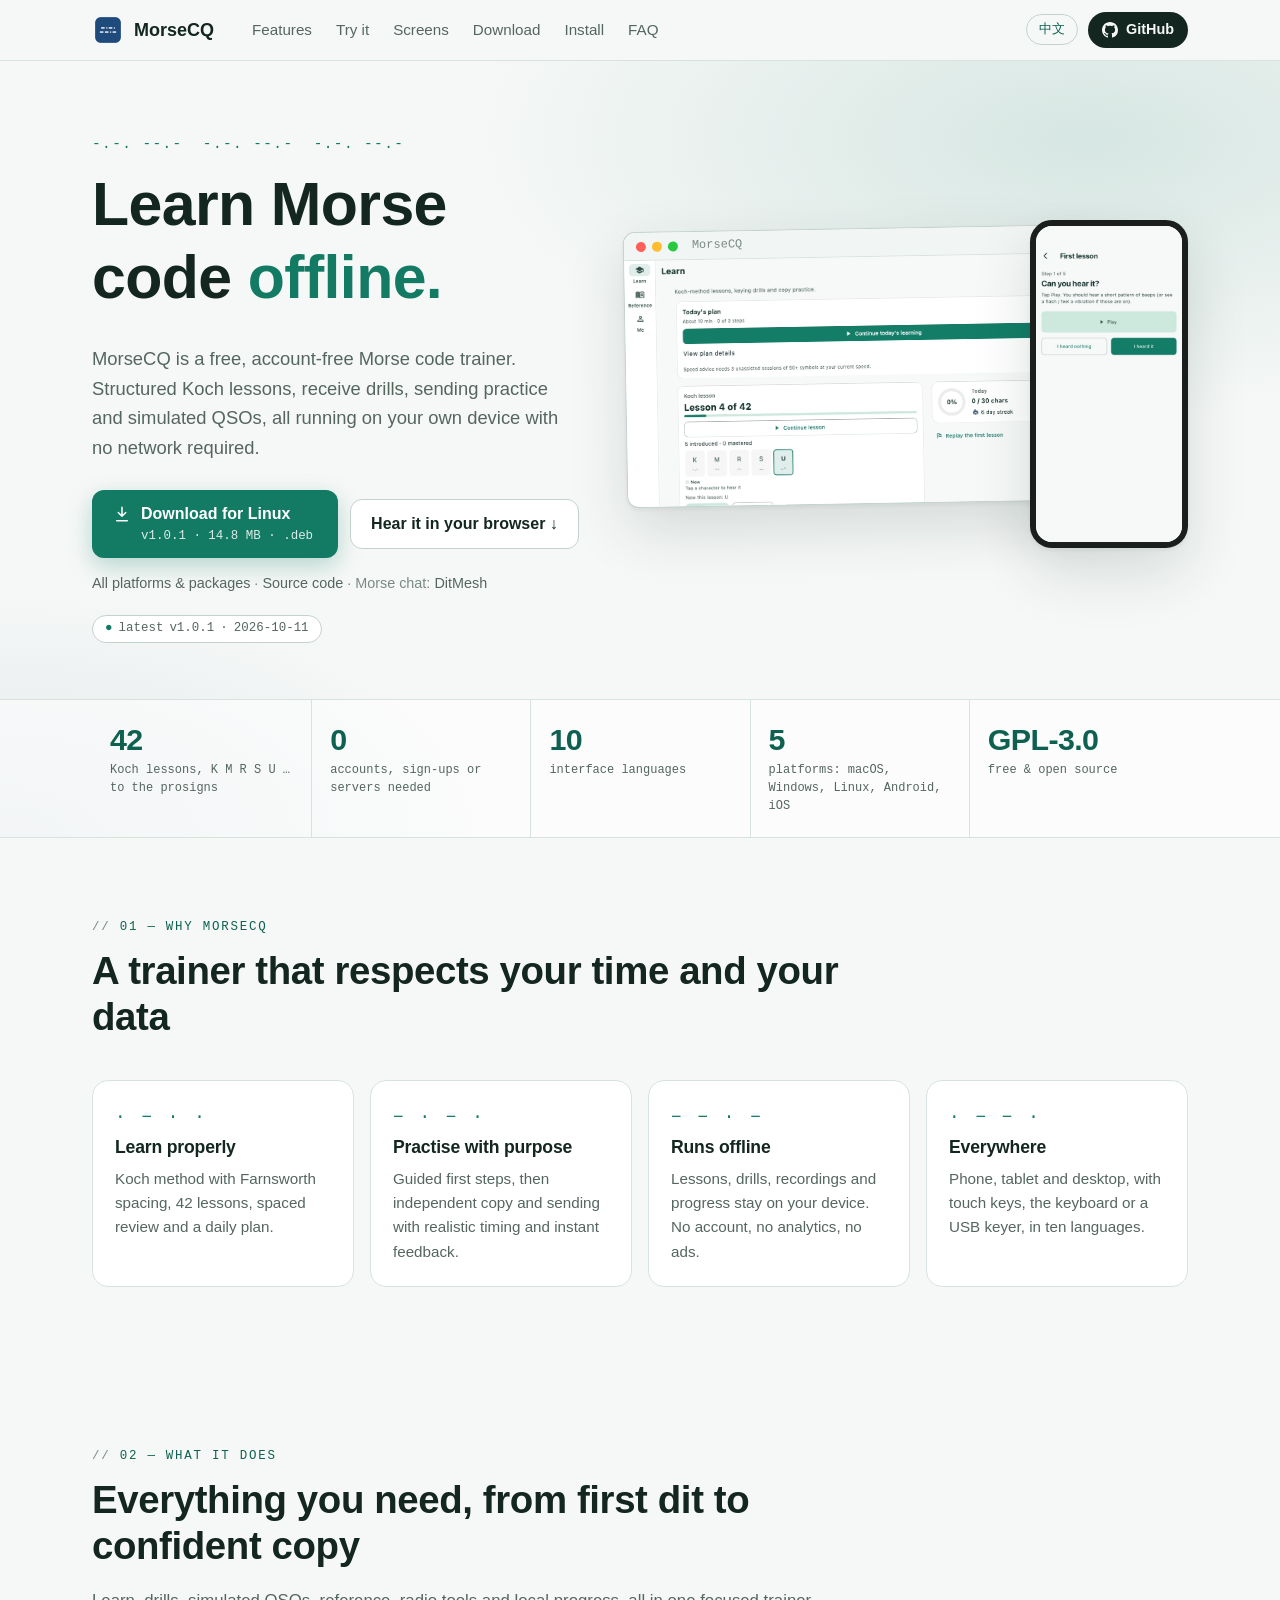
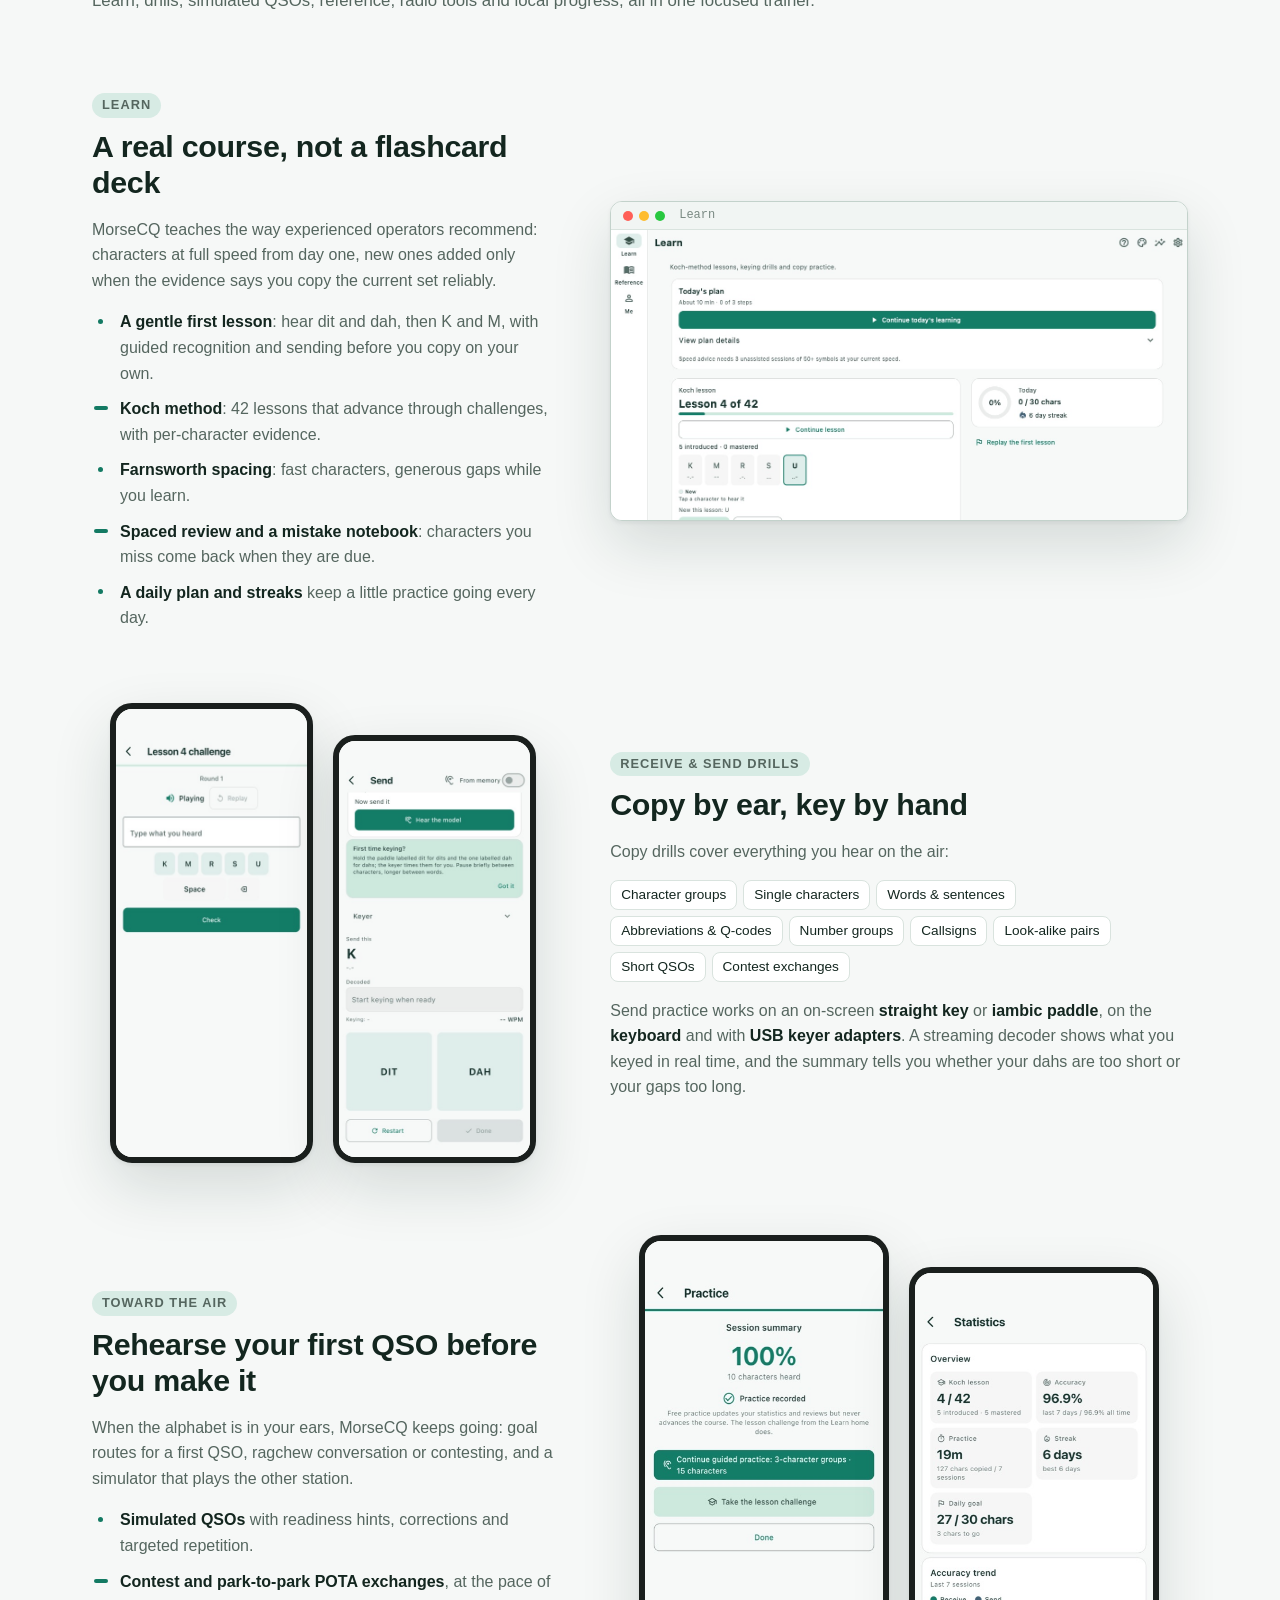
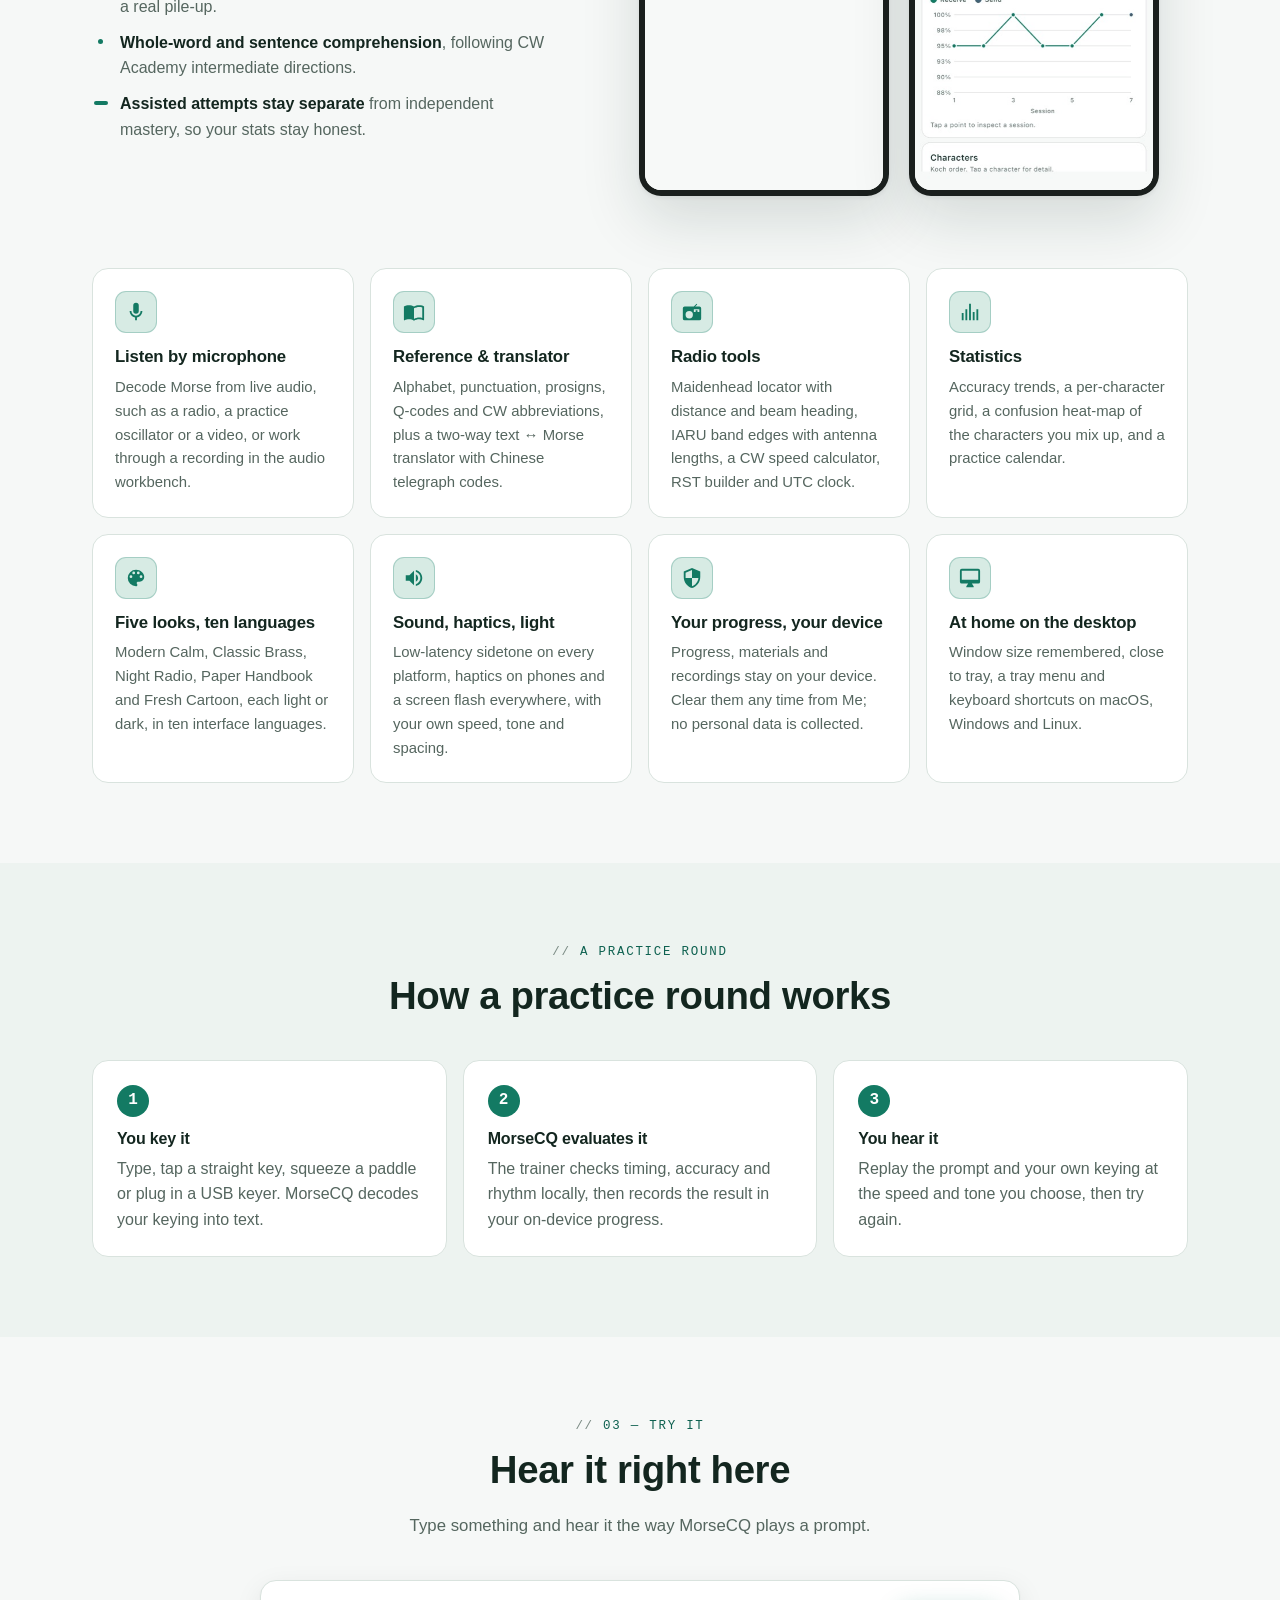
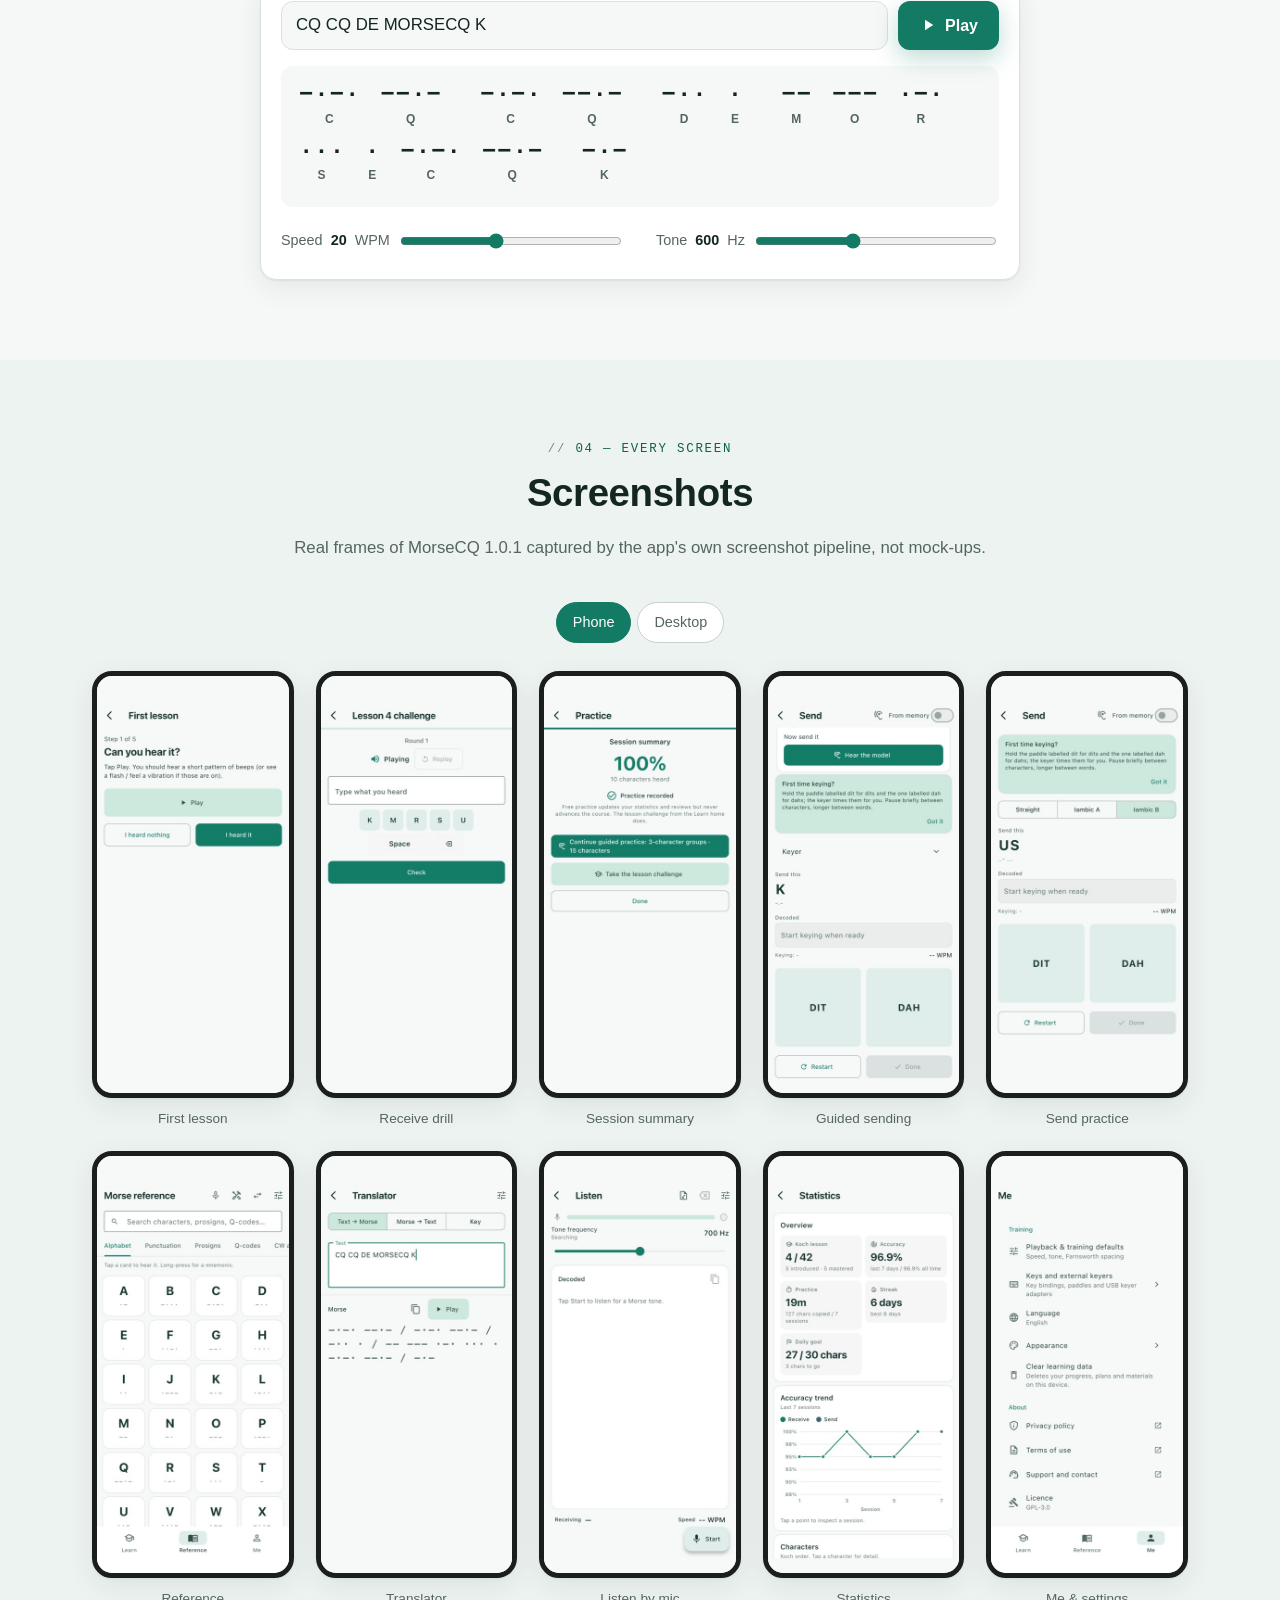
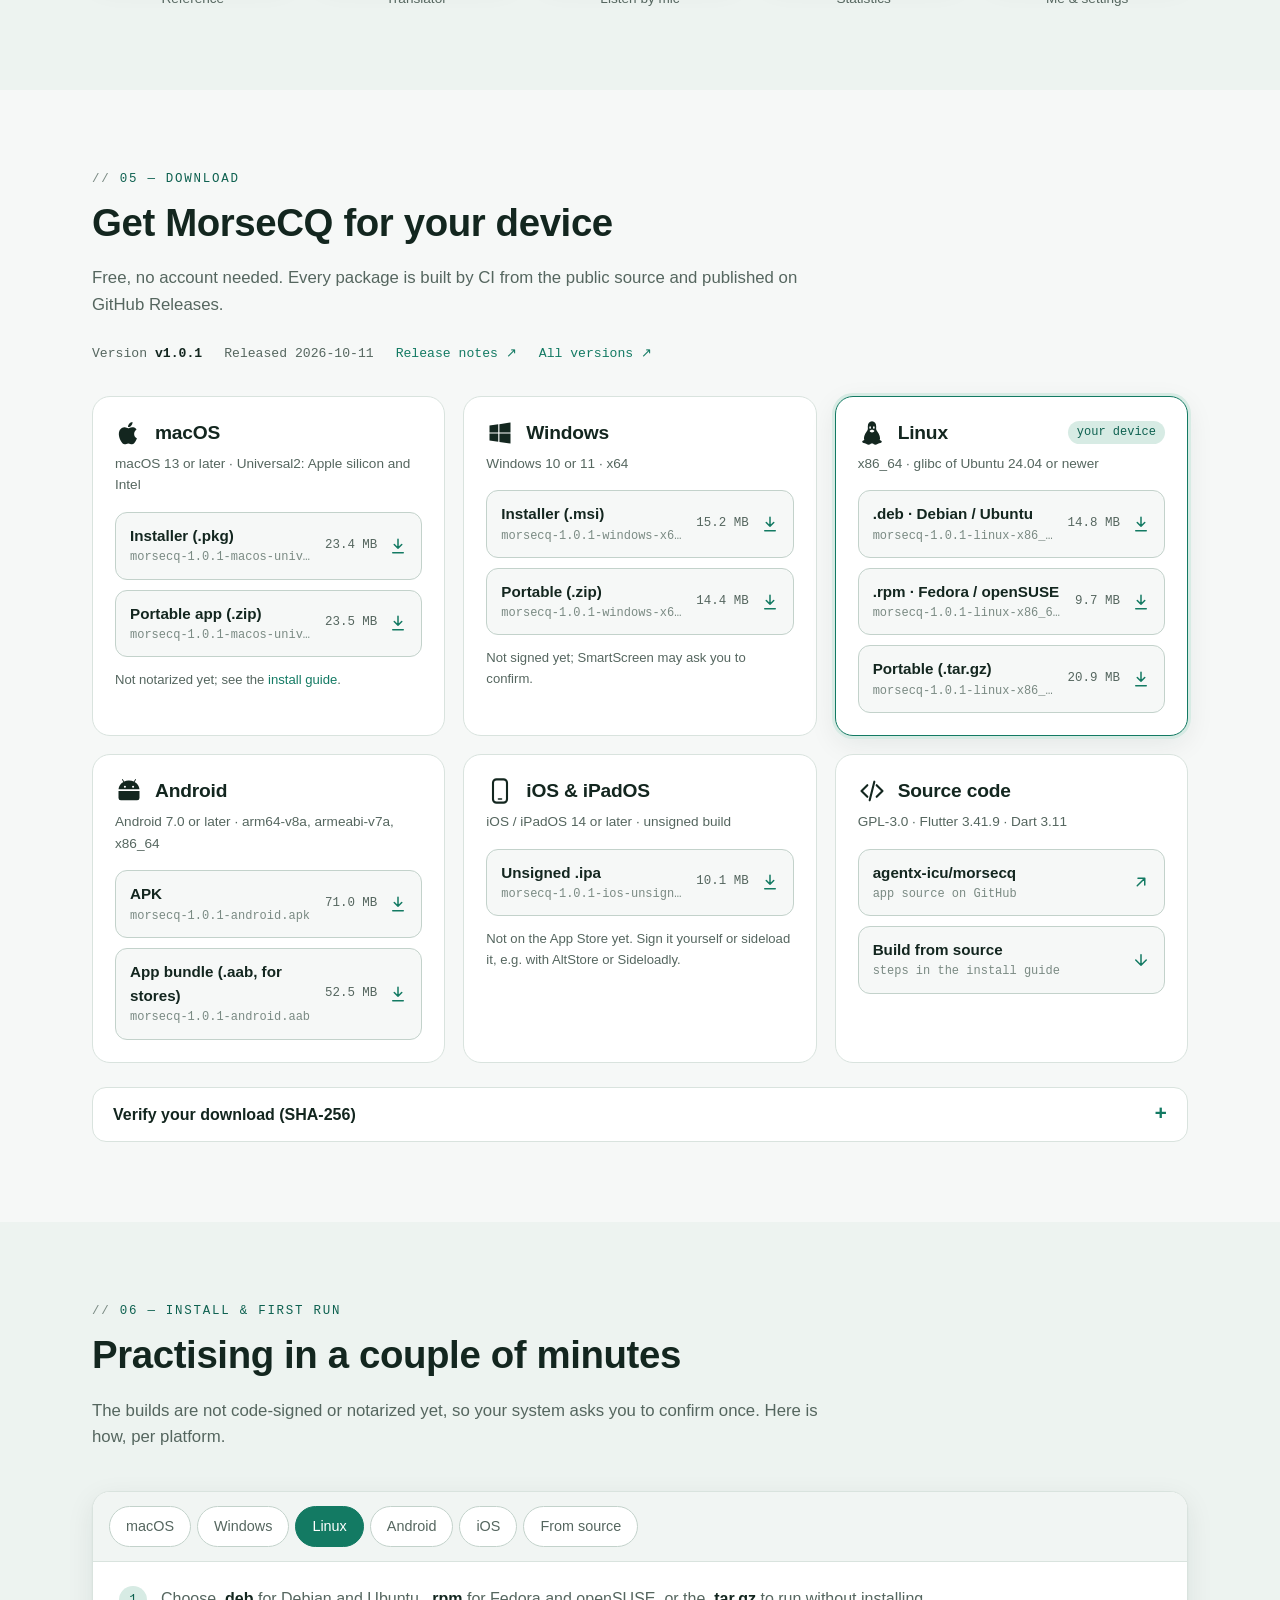
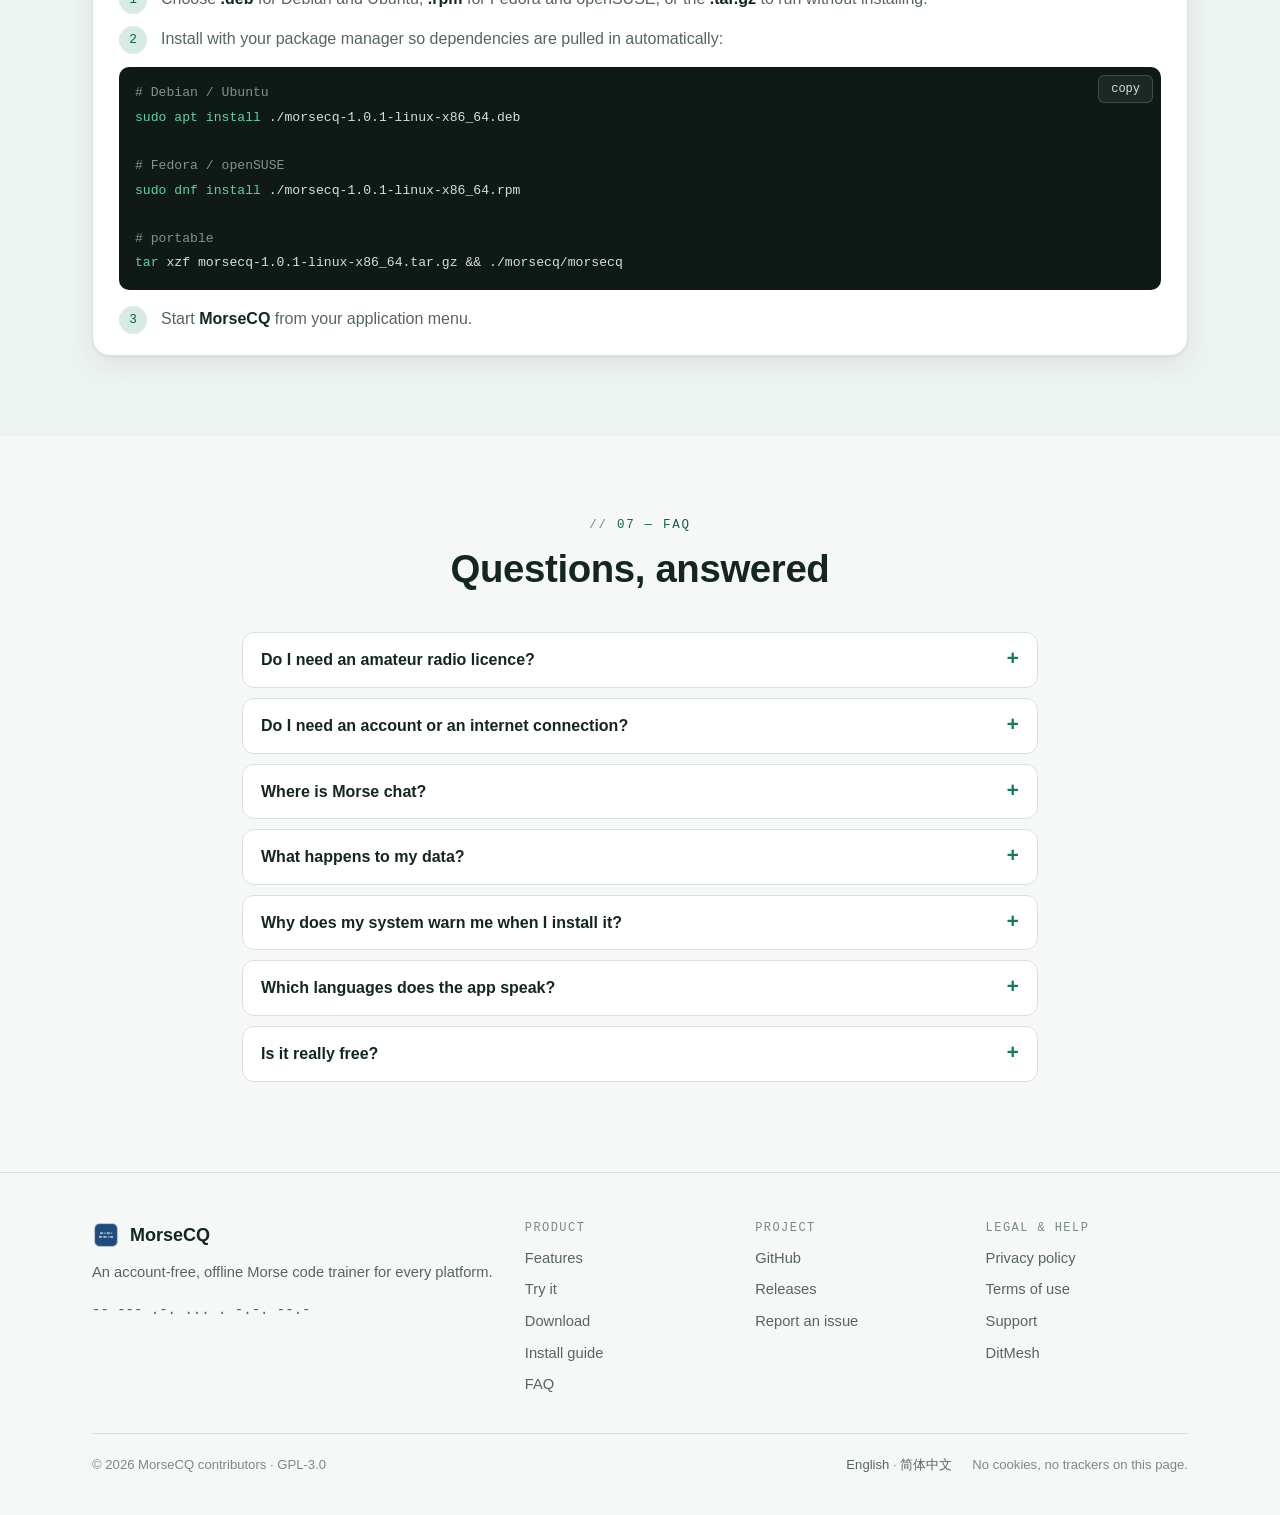
<file: index.html>
<!doctype html>
<html lang="en">
<head>
<meta charset="utf-8">
<meta name="viewport" content="width=device-width, initial-scale=1">
<title>MorseCQ</title>
<link rel="canonical" href="https://morsecq.agentx.icu/en/">
<link rel="alternate" hreflang="en" href="https://morsecq.agentx.icu/en/">
<link rel="alternate" hreflang="zh-CN" href="https://morsecq.agentx.icu/zh/">
<link rel="alternate" hreflang="x-default" href="https://morsecq.agentx.icu/">
<link rel="icon" type="image/png" href="assets/img/favicon-64.png">
<script>
  // Send the visitor to their language: ?lang=, then their last choice, then the browser.
  (function () {
    var m = /[?&]lang=(en|zh)\b/.exec(location.search), l = m && m[1];
    try { l = l || localStorage.getItem('morsecq-lang'); } catch (e) {}
    if (!l) l = /^zh\b/i.test(navigator.language || '') ? 'zh' : 'en';
    location.replace(l + '/' + location.hash);
  })();
</script>
<style>
  body { font: 16px/1.6 -apple-system, BlinkMacSystemFont, "Segoe UI", "PingFang SC", "Microsoft YaHei", sans-serif;
         background: #f6f8f7; color: #13261f; display: grid; place-items: center; min-height: 100vh; margin: 0; }
  a { color: #0e6150; margin: 0 12px; font-weight: 600; }
  @media (prefers-color-scheme: dark) { body { background: #0e1513; color: #e3ece8; } a { color: #5fd0ad; } }
</style>
</head>
<body>
  <p>MorseCQ — <a href="en/" hreflang="en">English</a><a href="zh/" hreflang="zh-CN" lang="zh-CN">中文</a></p>
</body>
</html>
</file>
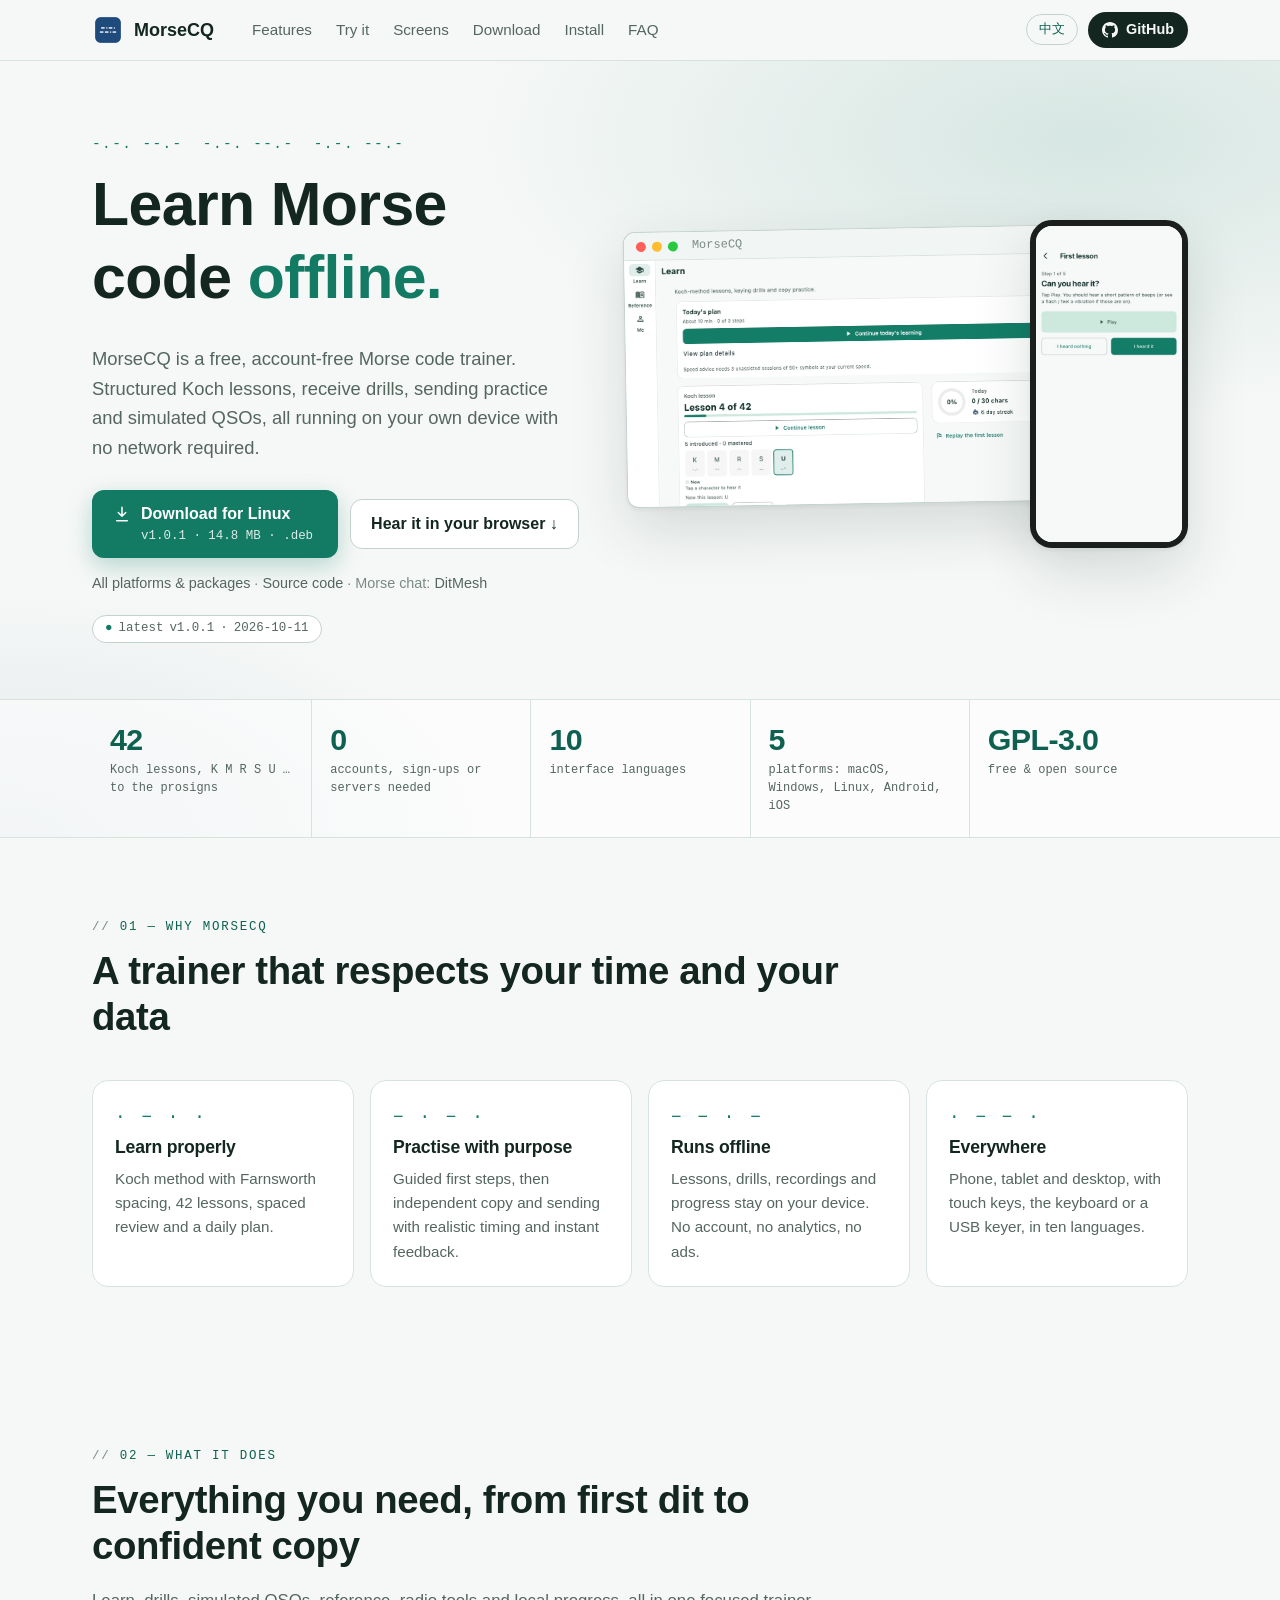
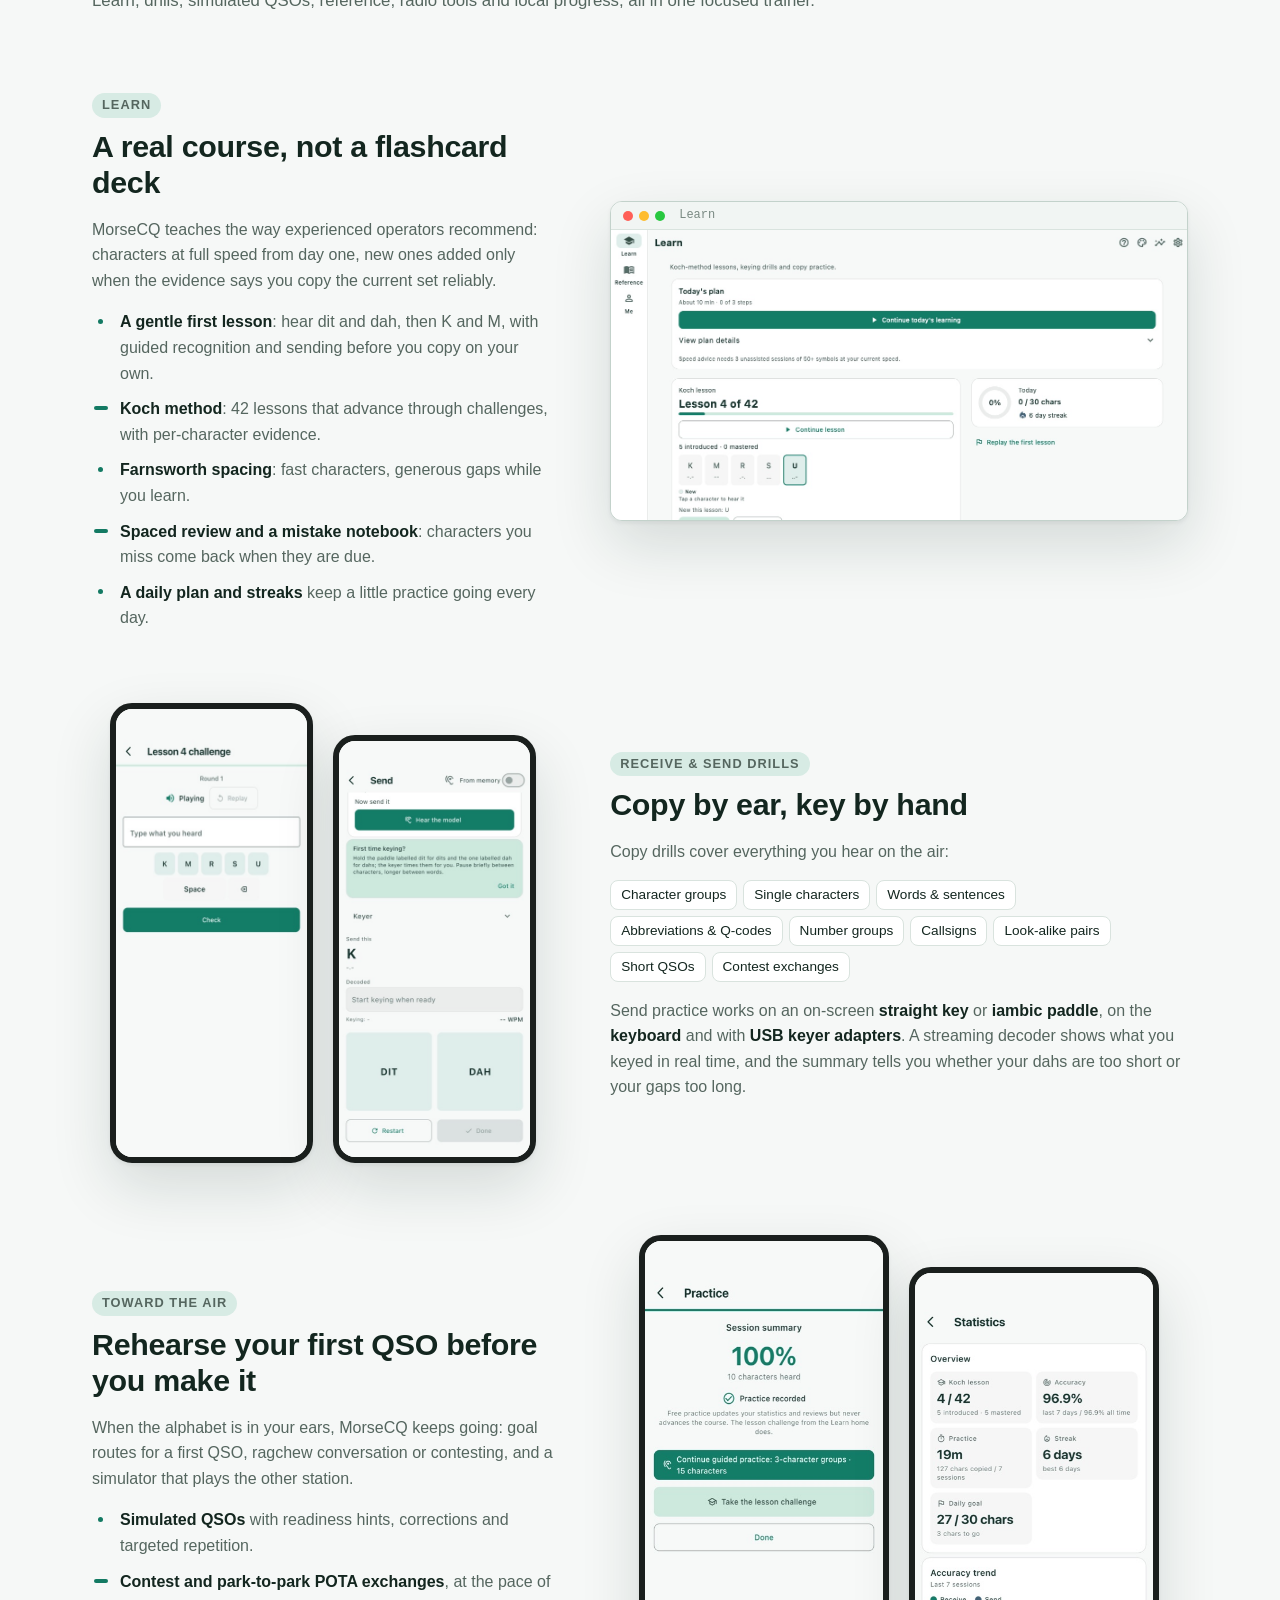
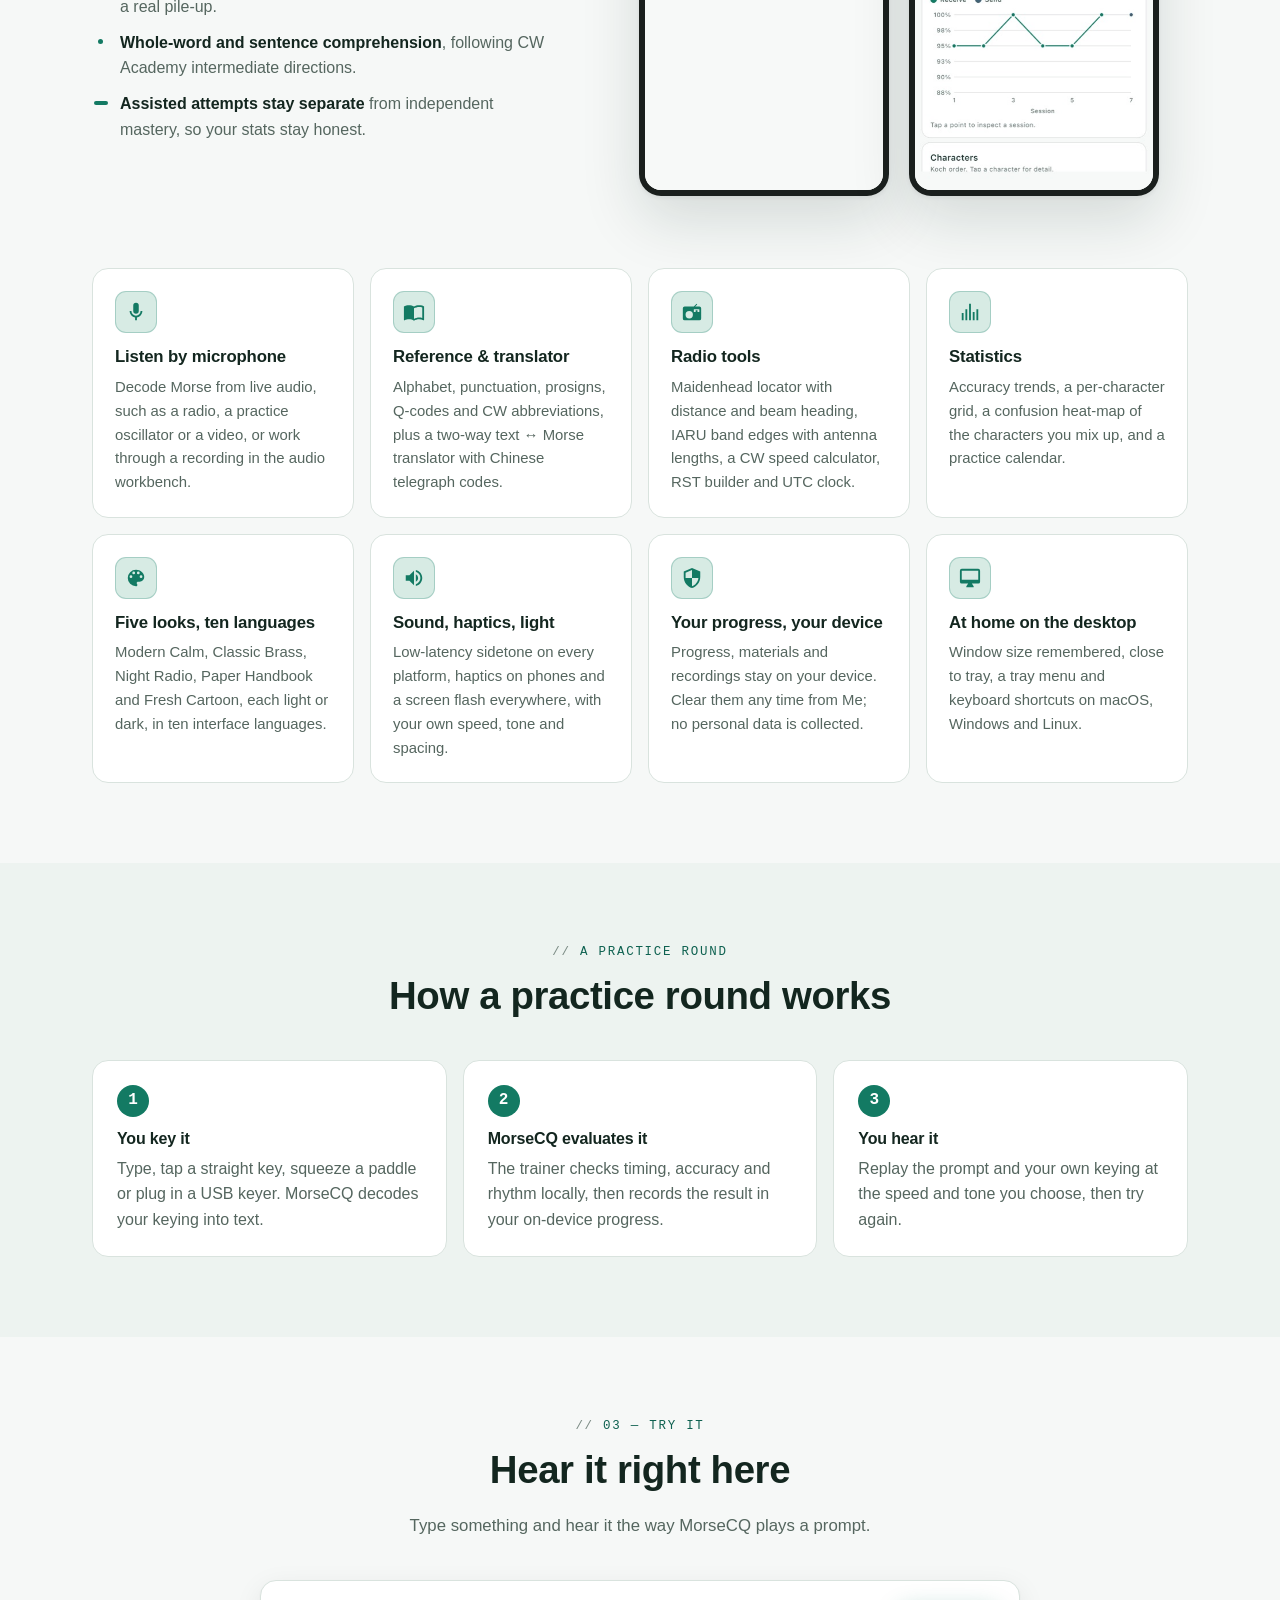
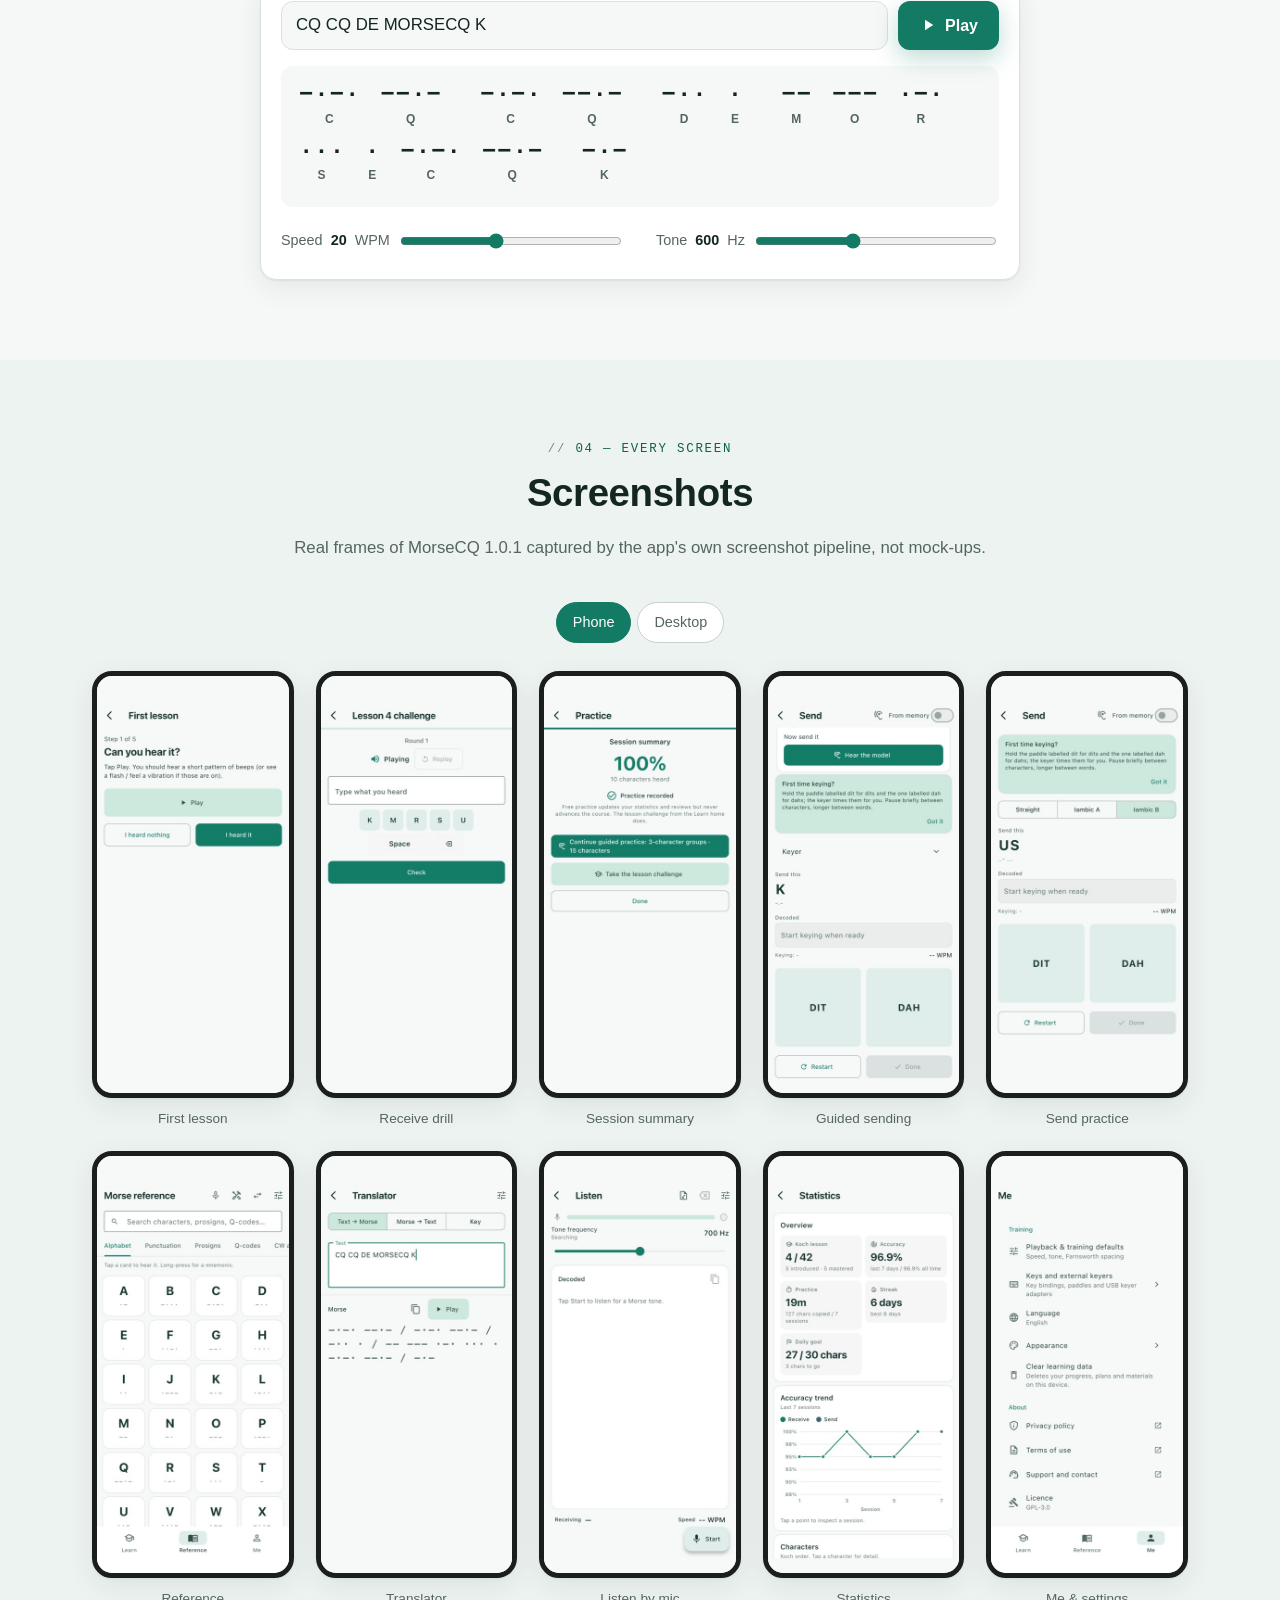
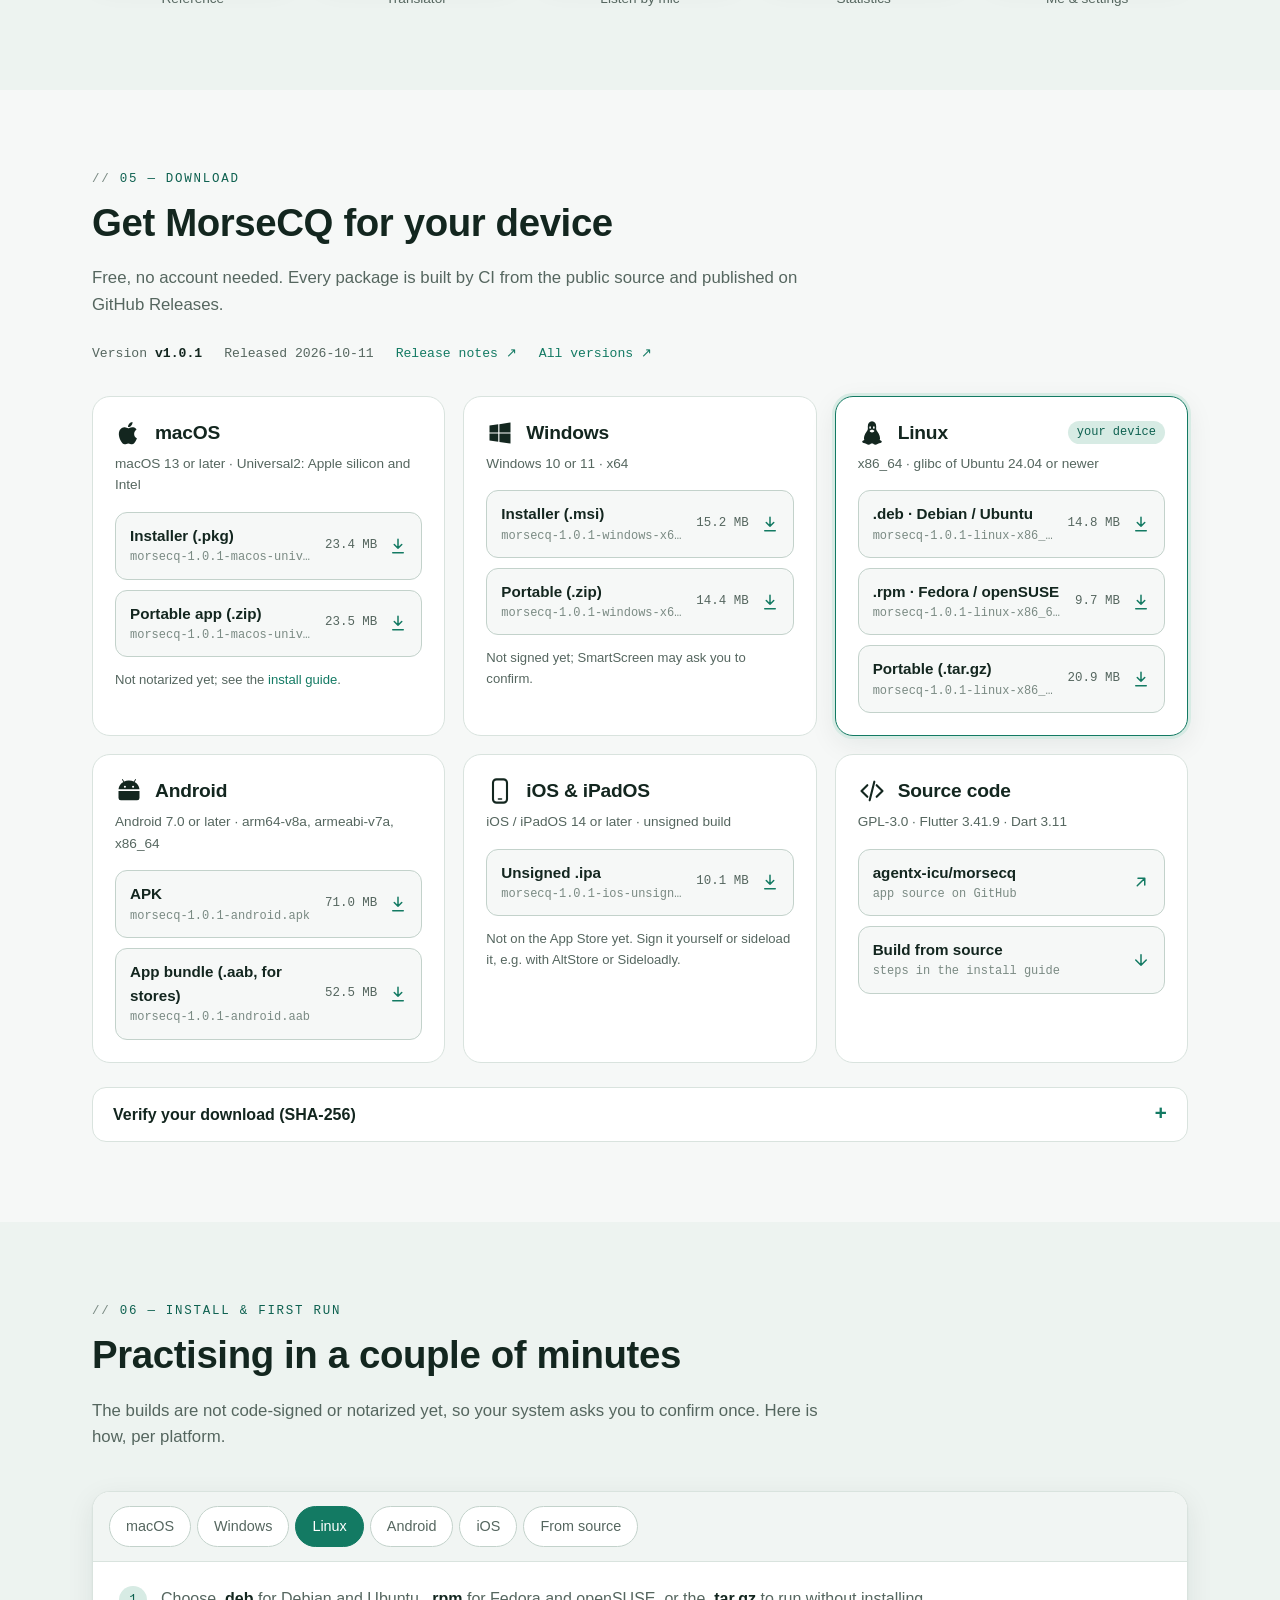
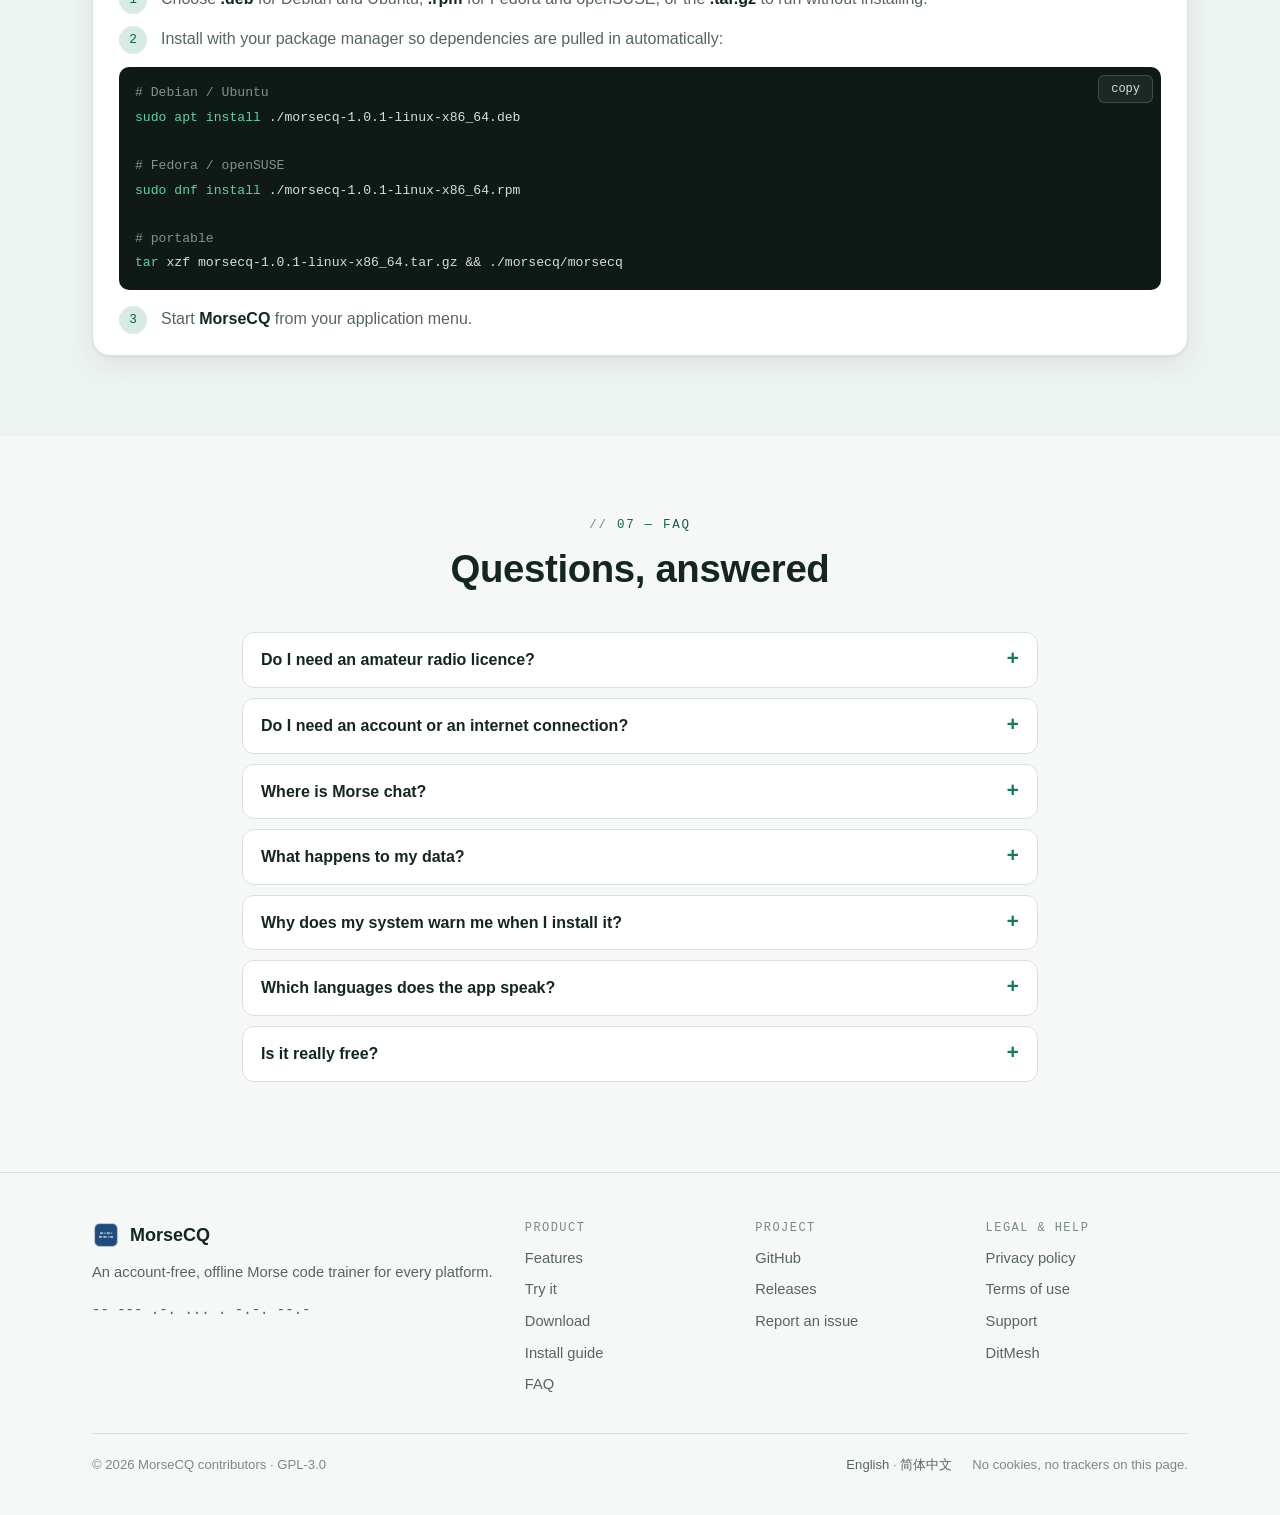
<file: en/index.html>
<!doctype html>
<html lang="en">
<head>
<meta charset="utf-8">
<meta name="viewport" content="width=device-width, initial-scale=1">
<title>MorseCQ — Learn Morse code offline</title>
<meta name="description" content="MorseCQ is a free, account-free, offline Morse code trainer. Learn with Koch lessons, receive drills and sending practice. macOS, Windows, Linux, Android and iOS.">
<link rel="canonical" href="https://morsecq.agentx.icu/en/">
<link rel="alternate" hreflang="en" href="https://morsecq.agentx.icu/en/">
<link rel="alternate" hreflang="zh-CN" href="https://morsecq.agentx.icu/zh/">
<link rel="alternate" hreflang="x-default" href="https://morsecq.agentx.icu/">
<link rel="icon" type="image/png" href="../assets/img/favicon-64.png">
<link rel="apple-touch-icon" href="../assets/img/icon-512.png">
<meta name="theme-color" content="#137a63">
<meta property="og:type" content="website">
<meta property="og:title" content="MorseCQ — Learn Morse code offline">
<meta property="og:locale" content="en_US">
<meta property="og:description" content="Account-free, offline Morse code trainer. Free and open source (GPL-3.0).">
<meta property="og:url" content="https://morsecq.agentx.icu/en/">
<meta property="og:image" content="https://morsecq.agentx.icu/assets/img/en/og.jpg">
<meta property="og:image:width" content="1200">
<meta property="og:image:height" content="630">
<meta name="twitter:card" content="summary_large_image">
<link rel="stylesheet" href="../assets/style.css">
<script type="application/ld+json">
{
  "@context": "https://schema.org",
  "@type": "SoftwareApplication",
  "name": "MorseCQ",
  "url": "https://morsecq.agentx.icu/en/",
  "inLanguage": "en",
  "description": "MorseCQ is a free, account-free, offline Morse code trainer. Learn with Koch lessons, receive drills and sending practice. macOS, Windows, Linux, Android and iOS.",
  "applicationCategory": "EducationalApplication",
  "operatingSystem": "macOS, Windows, Linux, Android, iOS",
  "softwareVersion": "1.0.1",
  "license": "https://www.gnu.org/licenses/gpl-3.0.html",
  "downloadUrl": "https://morsecq.agentx.icu/en/#download",
  "image": "https://morsecq.agentx.icu/assets/img/icon-512.png",
  "screenshot": "https://morsecq.agentx.icu/assets/img/en/desktop-learn_home.jpg",
  "offers": {
    "@type": "Offer",
    "price": "0",
    "priceCurrency": "USD"
  },
  "author": {
    "@type": "Organization",
    "name": "agentx-icu",
    "url": "https://github.com/agentx-icu"
  }
}
</script>
</head>
<body>

<header class="nav">
  <div class="wrap nav-in">
    <a class="brand" href="#top">
      <img src="../assets/img/icon-512.png" alt="" width="32" height="32">
      <span>MorseCQ</span>
    </a>
    <nav class="nav-links" id="navLinks">
      <a href="#features"><span>Features</span></a>
      <a href="#try"><span>Try it</span></a>
      <a href="#screens"><span>Screens</span></a>
      <a href="#download"><span>Download</span></a>
      <a href="#install"><span>Install</span></a>
      <a href="#faq">FAQ</a>
    </nav>
    <div class="nav-act">
      <a class="lang-btn" href="../zh/" hreflang="zh-CN" lang="zh-CN" data-set-lang="zh" title="切换到中文">中文</a>
      <a class="gh" href="https://github.com/agentx-icu/morsecq" rel="noopener">
        <svg viewBox="0 0 16 16" width="16" height="16" aria-hidden="true"><path fill="currentColor" d="M8 0C3.58 0 0 3.58 0 8c0 3.54 2.29 6.53 5.47 7.59.4.07.55-.17.55-.38 0-.19-.01-.82-.01-1.49-2.01.37-2.53-.49-2.69-.94-.09-.23-.48-.94-.82-1.13-.28-.15-.68-.52-.01-.53.63-.01 1.08.58 1.23.82.72 1.21 1.87.87 2.33.66.07-.52.28-.87.51-1.07-1.78-.2-3.64-.89-3.64-3.95 0-.87.31-1.59.82-2.15-.08-.2-.36-1.02.08-2.12 0 0 .67-.21 2.2.82.64-.18 1.32-.27 2-.27.68 0 1.36.09 2 .27 1.53-1.04 2.2-.82 2.2-.82.44 1.1.16 1.92.08 2.12.51.56.82 1.27.82 2.15 0 3.07-1.87 3.75-3.65 3.95.29.25.54.73.54 1.48 0 1.07-.01 1.93-.01 2.2 0 .21.15.46.55.38A8.013 8.013 0 0016 8c0-4.42-3.58-8-8-8z"/></svg>
        <span>GitHub</span>
      </a>
      <button class="menu-btn" type="button" id="menuBtn" aria-controls="navLinks" aria-expanded="false" aria-label="Menu" hidden>
        <svg viewBox="0 0 20 20" width="20" height="20" aria-hidden="true"><path d="M3 5.5h14M3 10h14M3 14.5h14" stroke="currentColor" stroke-width="1.8" stroke-linecap="round" fill="none"/></svg>
      </button>
    </div>
  </div>
</header>

<main id="top">

<!-- ============ HERO ============ -->
<section class="hero">
  <div class="wrap hero-in">
    <div class="hero-copy">
      <p class="morse-eyebrow mono rise d1" aria-hidden="true">-.-. --.- &nbsp;-.-. --.- &nbsp;-.-. --.-</p>
      <h1 class="rise d2">
        <span>Learn Morse code <em>offline.</em></span>

      </h1>
      <p class="lede rise d3">
        <span>MorseCQ is a free, account-free Morse code trainer. Structured Koch lessons, receive drills, sending practice and simulated QSOs, all running on your own device with no network required.</span>

      </p>
      <div class="cta rise d4">
        <a class="btn primary btn-dl" href="#download" id="heroDl">
          <span class="row">
            <svg viewBox="0 0 24 24" width="18" height="18" aria-hidden="true"><path fill="none" stroke="currentColor" stroke-width="2" stroke-linecap="round" stroke-linejoin="round" d="M12 3v12M7 10l5 5 5-5M5 21h14"/></svg>
            <span id="heroDlLabel"><span>Download MorseCQ</span></span>
          </span>
          <small id="heroDlSub" class="mono"><span>v1.0.1 · all platforms</span></small>
        </a>
        <a class="btn ghost" href="#try"><span>Hear it in your browser ↓</span></a>
      </div>
      <p class="hero-alt rise d5">
        <a href="#download"><span>All platforms &amp; packages</span></a> ·
        <a href="https://github.com/agentx-icu/morsecq" rel="noopener"><span>Source code</span></a> ·
        <span>Morse chat: </span><a href="https://ditmesh.agentx.icu/">DitMesh</a>
      </p>
      <a class="badge mono rise d5" data-release-link href="https://github.com/agentx-icu/morsecq/releases/tag/v1.0.1" rel="noopener"><b>●</b> <span>latest</span> <span data-version>v1.0.1</span> · <span data-release-date>2026-10-11</span></a>
    </div>
    <div class="hero-art rise d3" aria-hidden="true">
      <div class="frame">
        <div class="bar"><i></i><i></i><i></i><b>MorseCQ</b></div>
        <img src="../assets/img/en/desktop-learn_home.jpg" alt="" width="1280" height="645">
      </div>
      <img class="phone" src="../assets/img/en/phone-first_lesson.jpg" alt="" width="414" height="900">
    </div>
  </div>

  <div class="stats">
    <div class="wrap stats-in">
      <div class="stat"><div class="n">42</div><div class="l"><span>Koch lessons, K M R S U … to the prosigns</span></div></div>
      <div class="stat"><div class="n">0</div><div class="l"><span>accounts, sign-ups or servers needed</span></div></div>
      <div class="stat"><div class="n">10</div><div class="l"><span>interface languages</span></div></div>
      <div class="stat"><div class="n">5</div><div class="l"><span>platforms: macOS, Windows, Linux, Android, iOS</span></div></div>
      <div class="stat"><div class="n">GPL-3.0</div><div class="l"><span>free &amp; open source</span></div></div>
    </div>
  </div>
</section>

<!-- ============ WHY ============ -->
<section class="sec">
  <div class="wrap">
    <div class="sec-head">
      <p class="eyebrow mono"><span>01 — why MorseCQ</span></p>
      <h2><span>A trainer that respects your time and your data</span></h2>
    </div>
    <div class="grid4">
      <div class="hl">
        <div class="hl-k mono">· − · ·</div>
        <h3><span>Learn properly</span></h3>
        <p><span>Koch method with Farnsworth spacing, 42 lessons, spaced review and a daily plan.</span></p>
      </div>
      <div class="hl">
        <div class="hl-k mono">− · − ·</div>
        <h3><span>Practise with purpose</span></h3>
        <p><span>Guided first steps, then independent copy and sending with realistic timing and instant feedback.</span></p>
      </div>
      <div class="hl">
        <div class="hl-k mono">− − · −</div>
        <h3><span>Runs offline</span></h3>
        <p><span>Lessons, drills, recordings and progress stay on your device. No account, no analytics, no ads.</span></p>
      </div>
      <div class="hl">
        <div class="hl-k mono">· − − ·</div>
        <h3><span>Everywhere</span></h3>
        <p><span>Phone, tablet and desktop, with touch keys, the keyboard or a USB keyer, in ten languages.</span></p>
      </div>
    </div>
  </div>
</section>

<!-- ============ FEATURES ============ -->
<section id="features" class="sec">
  <div class="wrap">
    <div class="sec-head">
      <p class="eyebrow mono"><span>02 — what it does</span></p>
      <h2>
        <span>Everything you need, from first dit to confident copy</span>

      </h2>
      <p>
        <span>Learn, drills, simulated QSOs, reference, radio tools and local progress, all in one focused trainer.</span>

      </p>
    </div>

    <!-- Learn -->
    <article class="feat">
      <div class="feat-copy">
        <p class="tag"><span>Learn</span></p>
        <h3><span>A real course, not a flashcard deck</span></h3>
        <p><span>MorseCQ teaches the way experienced operators recommend: characters at full speed from day one, new ones added only when the evidence says you copy the current set reliably.</span></p>
        <ul class="ticks">
          <li><span><b>A gentle first lesson</b>: hear dit and dah, then K and M, with guided recognition and sending before you copy on your own.</span></li>
          <li><span><b>Koch method</b>: 42 lessons that advance through challenges, with per-character evidence.</span></li>
          <li><span><b>Farnsworth spacing</b>: fast characters, generous gaps while you learn.</span></li>
          <li><span><b>Spaced review and a mistake notebook</b>: characters you miss come back when they are due.</span></li>
          <li><span><b>A daily plan and streaks</b> keep a little practice going every day.</span></li>
        </ul>
      </div>
      <figure class="feat-art">
        <div class="frame">
          <div class="bar"><i></i><i></i><i></i><b><span>Learn</span></b></div>
          <img src="../assets/img/en/desktop-learn_home.jpg" alt="The Learn screen: today's plan and the current Koch lesson" loading="lazy" width="1280" height="645">
        </div>
      </figure>
    </article>

    <!-- Drills -->
    <article class="feat rev">
      <div class="feat-copy">
        <p class="tag"><span>Receive &amp; send drills</span></p>
        <h3><span>Copy by ear, key by hand</span></h3>
        <p><span>Copy drills cover everything you hear on the air:</span></p>
        <div class="chips">
          <span>Character groups</span>
          <span>Single characters</span>
          <span>Words &amp; sentences</span>
          <span>Abbreviations &amp; Q-codes</span>
          <span>Number groups</span>
          <span>Callsigns</span>
          <span>Look-alike pairs</span>
          <span>Short QSOs</span>
          <span>Contest exchanges</span>
        </div>
        <p><span>Send practice works on an on-screen <b>straight key</b> or <b>iambic paddle</b>, on the <b>keyboard</b> and with <b>USB keyer adapters</b>. A streaming decoder shows what you keyed in real time, and the summary tells you whether your dahs are too short or your gaps too long.</span></p>
      </div>
      <figure class="feat-art phones">
        <img src="../assets/img/en/phone-receive_drill.jpg" alt="Receive drill" loading="lazy" width="414" height="900">
        <img src="../assets/img/en/phone-guided_send.jpg" alt="Guided sending with dit and dah paddles" loading="lazy" width="414" height="900">
      </figure>
    </article>

    <!-- On the air -->
    <article class="feat">
      <div class="feat-copy">
        <p class="tag"><span>Toward the air</span></p>
        <h3><span>Rehearse your first QSO before you make it</span></h3>
        <p><span>When the alphabet is in your ears, MorseCQ keeps going: goal routes for a first QSO, ragchew conversation or contesting, and a simulator that plays the other station.</span></p>
        <ul class="ticks">
          <li><span><b>Simulated QSOs</b> with readiness hints, corrections and targeted repetition.</span></li>
          <li><span><b>Contest and park-to-park POTA exchanges</b>, at the pace of a real pile-up.</span></li>
          <li><span><b>Whole-word and sentence comprehension</b>, following CW Academy intermediate directions.</span></li>
          <li><span><b>Assisted attempts stay separate</b> from independent mastery, so your stats stay honest.</span></li>
        </ul>
      </div>
      <figure class="feat-art phones">
        <img src="../assets/img/en/phone-receive_summary.jpg" alt="Session summary after a receive drill" loading="lazy" width="414" height="900">
        <img src="../assets/img/en/phone-stats.jpg" alt="Statistics" loading="lazy" width="414" height="900">
      </figure>
    </article>

    <!-- Card grid of the rest -->
    <div class="cards">
      <div class="card">
        <div class="ico" aria-hidden="true"><svg viewBox="0 0 24 24"><path d="M12 14a3 3 0 003-3V5a3 3 0 00-6 0v6a3 3 0 003 3zm5-3a5 5 0 01-10 0H5a7 7 0 006 6.92V21h2v-3.08A7 7 0 0019 11h-2z"/></svg></div>
        <h4><span>Listen by microphone</span></h4>
        <p><span>Decode Morse from live audio, such as a radio, a practice oscillator or a video, or work through a recording in the audio workbench.</span></p>
      </div>
      <div class="card">
        <div class="ico" aria-hidden="true"><svg viewBox="0 0 24 24"><path d="M21 5c-1.1-.35-2.3-.5-3.5-.5-1.95 0-4.05.4-5.5 1.5-1.45-1.1-3.55-1.5-5.5-1.5S2.45 4.9 1 6v14.65c0 .25.25.5.5.5.1 0 .15-.05.25-.05C3.1 20.45 5.05 20 6.5 20c1.95 0 4.05.4 5.5 1.5 1.35-.85 3.8-1.5 5.5-1.5 1.65 0 3.35.3 4.75 1.05.1.05.15.05.25.05.25 0 .5-.25.5-.5V6c-.6-.45-1.25-.75-2-1zm0 13.5c-1.1-.35-2.3-.5-3.5-.5-1.7 0-4.15.65-5.5 1.5V8c1.35-.85 3.8-1.5 5.5-1.5 1.2 0 2.4.15 3.5.5v11.5z"/></svg></div>
        <h4><span>Reference &amp; translator</span></h4>
        <p><span>Alphabet, punctuation, prosigns, Q-codes and CW abbreviations, plus a two-way text ↔ Morse translator with Chinese telegraph codes.</span></p>
      </div>
      <div class="card">
        <div class="ico" aria-hidden="true"><svg viewBox="0 0 24 24"><path d="M20 6h-4.6l2.3-2.3-.7-.7L14 6H4a2 2 0 00-2 2v11a2 2 0 002 2h16a2 2 0 002-2V8a2 2 0 00-2-2zm-11 13a4 4 0 110-8 4 4 0 010 8zm11-7h-2v-2h-2v2h-2V9h6v3z"/></svg></div>
        <h4><span>Radio tools</span></h4>
        <p><span>Maidenhead locator with distance and beam heading, IARU band edges with antenna lengths, a CW speed calculator, RST builder and UTC clock.</span></p>
      </div>
      <div class="card">
        <div class="ico" aria-hidden="true"><svg viewBox="0 0 24 24"><path d="M3 13h2v8H3v-8zm4-4h2v12H7V9zm4-6h2v18h-2V3zm4 9h2v9h-2v-9zm4-3h2v12h-2V9z"/></svg></div>
        <h4><span>Statistics</span></h4>
        <p><span>Accuracy trends, a per-character grid, a confusion heat-map of the characters you mix up, and a practice calendar.</span></p>
      </div>
      <div class="card">
        <div class="ico" aria-hidden="true"><svg viewBox="0 0 24 24"><path d="M12 3a9 9 0 000 18c.83 0 1.5-.67 1.5-1.5 0-.39-.15-.74-.39-1.01-.23-.26-.38-.61-.38-.99 0-.83.67-1.5 1.5-1.5H16a5 5 0 005-5c0-4.42-4.03-8-9-8zm-5.5 9a1.5 1.5 0 110-3 1.5 1.5 0 010 3zm3-4a1.5 1.5 0 110-3 1.5 1.5 0 010 3zm5 0a1.5 1.5 0 110-3 1.5 1.5 0 010 3zm3 4a1.5 1.5 0 110-3 1.5 1.5 0 010 3z"/></svg></div>
        <h4><span>Five looks, ten languages</span></h4>
        <p><span>Modern Calm, Classic Brass, Night Radio, Paper Handbook and Fresh Cartoon, each light or dark, in ten interface languages.</span></p>
      </div>
      <div class="card">
        <div class="ico" aria-hidden="true"><svg viewBox="0 0 24 24"><path d="M3 9v6h4l5 5V4L7 9H3zm13.5 3A4.5 4.5 0 0014 7.97v8.05c1.48-.73 2.5-2.25 2.5-4.02zM14 3.23v2.06c2.89.86 5 3.54 5 6.71s-2.11 5.85-5 6.71v2.06c4.01-.91 7-4.49 7-8.77s-2.99-7.86-7-8.77z"/></svg></div>
        <h4><span>Sound, haptics, light</span></h4>
        <p><span>Low-latency sidetone on every platform, haptics on phones and a screen flash everywhere, with your own speed, tone and spacing.</span></p>
      </div>
      <div class="card">
        <div class="ico" aria-hidden="true"><svg viewBox="0 0 24 24"><path d="M12 1L3 5v6c0 5.55 3.84 10.74 9 12 5.16-1.26 9-6.45 9-12V5l-9-4zm0 10.99h7c-.53 4.12-3.28 7.79-7 8.94V12H5V6.3l7-3.11v8.8z"/></svg></div>
        <h4><span>Your progress, your device</span></h4>
        <p><span>Progress, materials and recordings stay on your device. Clear them any time from Me; no personal data is collected.</span></p>
      </div>
      <div class="card">
        <div class="ico" aria-hidden="true"><svg viewBox="0 0 24 24"><path d="M21 2H3a2 2 0 00-2 2v12a2 2 0 002 2h7l-2 3v1h8v-1l-2-3h7a2 2 0 002-2V4a2 2 0 00-2-2zm0 12H3V4h18v10z"/></svg></div>
        <h4><span>At home on the desktop</span></h4>
        <p><span>Window size remembered, close to tray, a tray menu and keyboard shortcuts on macOS, Windows and Linux.</span></p>
      </div>
    </div>
  </div>
</section>

<!-- ============ HOW IT WORKS ============ -->
<section class="sec alt">
  <div class="wrap">
    <div class="sec-head center">
      <p class="eyebrow mono"><span>a practice round</span></p>
      <h2><span>How a practice round works</span></h2>
    </div>
    <ol class="flow">
      <li>
        <span class="n mono">1</span>
        <h4><span>You key it</span></h4>
        <p><span>Type, tap a straight key, squeeze a paddle or plug in a USB keyer. MorseCQ decodes your keying into text.</span></p>
      </li>
      <li>
        <span class="n mono">2</span>
        <h4><span>MorseCQ evaluates it</span></h4>
        <p><span>The trainer checks timing, accuracy and rhythm locally, then records the result in your on-device progress.</span></p>
      </li>
      <li>
        <span class="n mono">3</span>
        <h4><span>You hear it</span></h4>
        <p><span>Replay the prompt and your own keying at the speed and tone you choose, then try again.</span></p>
      </li>
    </ol>
  </div>
</section>

<!-- ============ TRY IT ============ -->
<section id="try" class="sec">
  <div class="wrap">
    <div class="sec-head center">
      <p class="eyebrow mono"><span>03 — try it</span></p>
      <h2><span>Hear it right here</span></h2>
      <p><span>Type something and hear it the way MorseCQ plays a prompt.</span></p>
    </div>
    <div class="demo">
      <div class="demo-row">
        <input id="demoIn" type="text" maxlength="80" value="CQ CQ DE MORSECQ K" aria-label="Text to play">
        <button class="btn primary" id="demoPlay" type="button">
          <svg viewBox="0 0 24 24" width="18" height="18" aria-hidden="true"><path fill="currentColor" d="M8 5v14l11-7z"/></svg>
          <span class="when-idle"><span>Play</span></span>
          <span class="when-busy"><span>Stop</span></span>
        </button>
      </div>
      <div class="demo-out mono" id="demoOut" aria-live="polite"></div>
      <div class="demo-ctl">
        <label><span>Speed</span> <b id="wpmV">20</b> WPM
          <input id="wpm" type="range" min="5" max="40" value="20"></label>
        <label><span>Tone</span> <b id="hzV">600</b> Hz
          <input id="hz" type="range" min="400" max="900" step="10" value="600"></label>
      </div>
    </div>
  </div>
</section>

<!-- ============ SCREENSHOTS ============ -->
<section id="screens" class="sec alt">
  <div class="wrap">
    <div class="sec-head center">
      <p class="eyebrow mono"><span>04 — every screen</span></p>
      <h2><span>Screenshots</span></h2>
      <p><span>Real frames of MorseCQ 1.0.1 captured by the app's own screenshot pipeline, not mock-ups.</span></p>
    </div>
    <div class="tabs center-tabs" role="tablist" aria-label="Screenshots">
      <button role="tab" class="tab" id="tab-phone" aria-controls="pane-phone" aria-selected="true" type="button"><span>Phone</span></button>
      <button role="tab" class="tab" id="tab-desktop" aria-controls="pane-desktop" aria-selected="false" tabindex="-1" type="button"><span>Desktop</span></button>
    </div>
    <div class="gallery phone-g" id="pane-phone" role="tabpanel" aria-labelledby="tab-phone">
      <figure><img src="../assets/img/en/phone-first_lesson.jpg" alt="" loading="lazy" width="414" height="900"><figcaption><span>First lesson</span></figcaption></figure>
      <figure><img src="../assets/img/en/phone-receive_drill.jpg" alt="" loading="lazy" width="414" height="900"><figcaption><span>Receive drill</span></figcaption></figure>
      <figure><img src="../assets/img/en/phone-receive_summary.jpg" alt="" loading="lazy" width="414" height="900"><figcaption><span>Session summary</span></figcaption></figure>
      <figure><img src="../assets/img/en/phone-guided_send.jpg" alt="" loading="lazy" width="414" height="900"><figcaption><span>Guided sending</span></figcaption></figure>
      <figure><img src="../assets/img/en/phone-send_practice.jpg" alt="" loading="lazy" width="414" height="900"><figcaption><span>Send practice</span></figcaption></figure>
      <figure><img src="../assets/img/en/phone-reference.jpg" alt="" loading="lazy" width="414" height="900"><figcaption><span>Reference</span></figcaption></figure>
      <figure><img src="../assets/img/en/phone-translator.jpg" alt="" loading="lazy" width="414" height="900"><figcaption><span>Translator</span></figcaption></figure>
      <figure><img src="../assets/img/en/phone-listen.jpg" alt="" loading="lazy" width="414" height="900"><figcaption><span>Listen by mic</span></figcaption></figure>
      <figure><img src="../assets/img/en/phone-stats.jpg" alt="" loading="lazy" width="414" height="900"><figcaption><span>Statistics</span></figcaption></figure>
      <figure><img src="../assets/img/en/phone-me.jpg" alt="" loading="lazy" width="414" height="900"><figcaption><span>Me &amp; settings</span></figcaption></figure>
    </div>
    <div class="gallery desk-g" id="pane-desktop" role="tabpanel" aria-labelledby="tab-desktop" hidden>
      <figure><div class="frame"><div class="bar"><i></i><i></i><i></i></div><img src="../assets/img/en/desktop-learn_home.jpg" alt="" loading="lazy" width="1280" height="645"></div><figcaption><span>Learn home</span></figcaption></figure>
      <figure><div class="frame"><div class="bar"><i></i><i></i><i></i></div><img src="../assets/img/en/desktop-stats.jpg" alt="" loading="lazy" width="1280" height="645"></div><figcaption><span>Statistics</span></figcaption></figure>
      <figure><div class="frame"><div class="bar"><i></i><i></i><i></i></div><img src="../assets/img/en/desktop-receive_summary.jpg" alt="" loading="lazy" width="1280" height="645"></div><figcaption><span>Session summary</span></figcaption></figure>
      <figure><div class="frame"><div class="bar"><i></i><i></i><i></i></div><img src="../assets/img/en/desktop-reference.jpg" alt="" loading="lazy" width="1280" height="645"></div><figcaption><span>Reference</span></figcaption></figure>
      <figure><div class="frame"><div class="bar"><i></i><i></i><i></i></div><img src="../assets/img/en/desktop-translator.jpg" alt="" loading="lazy" width="1280" height="645"></div><figcaption><span>Translator</span></figcaption></figure>
      <figure><div class="frame"><div class="bar"><i></i><i></i><i></i></div><img src="../assets/img/en/desktop-listen.jpg" alt="" loading="lazy" width="1280" height="645"></div><figcaption><span>Listen by mic</span></figcaption></figure>
    </div>
  </div>
</section>

<!-- ============ DOWNLOAD ============ -->
<section id="download" class="sec">
  <div class="wrap">
    <div class="sec-head">
      <p class="eyebrow mono"><span>05 — download</span></p>
      <h2><span>Get MorseCQ for your device</span></h2>
      <p><span>Free, no account needed. Every package is built by CI from the public source and published on GitHub Releases.</span></p>
    </div>
    <div class="dl-meta mono">
      <span><span>Version</span> <b data-version>v1.0.1</b></span>
      <span><span>Released</span> <span data-release-date>2026-10-11</span></span>
      <a data-release-link href="https://github.com/agentx-icu/morsecq/releases/tag/v1.0.1" rel="noopener"><span>Release notes ↗</span></a>
      <a href="https://github.com/agentx-icu/morsecq/releases" rel="noopener"><span>All versions ↗</span></a>
    </div>

    <div class="dl-grid">
      <div class="os" id="os-macos" data-os="macos">
        <div class="os-h">
          <svg viewBox="0 0 24 24" aria-hidden="true"><path d="M16.4 12.6c0-2.4 2-3.6 2.1-3.7-1.1-1.7-2.9-1.9-3.5-1.9-1.5-.2-2.9.9-3.7.9-.8 0-1.9-.9-3.2-.8-1.6 0-3.1 1-4 2.4-1.7 3-.4 7.4 1.2 9.8.8 1.2 1.8 2.5 3 2.4 1.2 0 1.7-.8 3.1-.8s1.9.8 3.2.8c1.3 0 2.1-1.2 2.9-2.4.9-1.4 1.3-2.7 1.3-2.8-.1 0-2.4-.9-2.4-3.9zM14 5.5c.7-.8 1.1-1.9 1-3-1 0-2.1.7-2.8 1.5-.6.7-1.2 1.8-1 2.9 1.1.1 2.1-.6 2.8-1.4z"/></svg>
          <h3>macOS</h3><span class="yours"><span>your device</span></span>
        </div>
        <p class="req"><span>macOS 13 or later · Universal2: Apple silicon and Intel</span></p>
        <div class="pkgs">
          <a class="pkg" data-asset="macos-universal2.pkg" href="https://github.com/agentx-icu/morsecq/releases/download/v1.0.1/morsecq-1.0.1-macos-universal2.pkg">
            <span class="pi"><span class="pn"><span>Installer (.pkg)</span></span><span class="pf">morsecq-1.0.1-macos-universal2.pkg</span></span><span class="ps">23.4 MB</span>
            <svg viewBox="0 0 24 24" aria-hidden="true"><path d="M12 3v12M7 10l5 5 5-5M5 21h14"/></svg></a>
          <a class="pkg" data-asset="macos-universal2.zip" href="https://github.com/agentx-icu/morsecq/releases/download/v1.0.1/morsecq-1.0.1-macos-universal2.zip">
            <span class="pi"><span class="pn"><span>Portable app (.zip)</span></span><span class="pf">morsecq-1.0.1-macos-universal2.zip</span></span><span class="ps">23.5 MB</span>
            <svg viewBox="0 0 24 24" aria-hidden="true"><path d="M12 3v12M7 10l5 5 5-5M5 21h14"/></svg></a>
        </div>
        <p class="note"><span>Not notarized yet; see the <a href="#install">install guide</a>.</span></p>
      </div>

      <div class="os" id="os-windows" data-os="windows">
        <div class="os-h">
          <svg viewBox="0 0 24 24" aria-hidden="true"><path d="M3 5.5l7.5-1v7H3zM11.5 4.4L21 3v8.5h-9.5zM3 12.5h7.5v7L3 18.5zM11.5 12.5H21V21l-9.5-1.3z"/></svg>
          <h3>Windows</h3><span class="yours"><span>your device</span></span>
        </div>
        <p class="req"><span>Windows 10 or 11 · x64</span></p>
        <div class="pkgs">
          <a class="pkg" data-asset="windows-x64.msi" href="https://github.com/agentx-icu/morsecq/releases/download/v1.0.1/morsecq-1.0.1-windows-x64.msi">
            <span class="pi"><span class="pn"><span>Installer (.msi)</span></span><span class="pf">morsecq-1.0.1-windows-x64.msi</span></span><span class="ps">15.2 MB</span>
            <svg viewBox="0 0 24 24" aria-hidden="true"><path d="M12 3v12M7 10l5 5 5-5M5 21h14"/></svg></a>
          <a class="pkg" data-asset="windows-x64.zip" href="https://github.com/agentx-icu/morsecq/releases/download/v1.0.1/morsecq-1.0.1-windows-x64.zip">
            <span class="pi"><span class="pn"><span>Portable (.zip)</span></span><span class="pf">morsecq-1.0.1-windows-x64.zip</span></span><span class="ps">14.4 MB</span>
            <svg viewBox="0 0 24 24" aria-hidden="true"><path d="M12 3v12M7 10l5 5 5-5M5 21h14"/></svg></a>
        </div>
        <p class="note"><span>Not signed yet; SmartScreen may ask you to confirm.</span></p>
      </div>

      <div class="os" id="os-linux" data-os="linux">
        <div class="os-h">
          <svg viewBox="0 0 24 24" aria-hidden="true"><path d="M12 2c-2.2 0-3.6 1.8-3.6 4.4 0 1.3.3 2.2-.4 3.4-.9 1.5-2.9 3.9-2.9 6.6 0 .6.1 1.2.4 1.7-.8.4-1.9.6-1.9 1.5 0 1.2 2.1 1.1 3.3 1.6.9.4 1.6.8 2.4.8.9 0 1.4-.6 1.8-1h1.8c.4.4.9 1 1.8 1 .8 0 1.5-.4 2.4-.8 1.2-.5 3.3-.4 3.3-1.6 0-.9-1.1-1.1-1.9-1.5.3-.5.4-1.1.4-1.7 0-2.7-2-5.1-2.9-6.6-.7-1.2-.4-2.1-.4-3.4C15.6 3.8 14.2 2 12 2zm-1.6 4.2c.4 0 .7.5.7 1.1 0 .6-.3 1.1-.7 1.1s-.7-.5-.7-1.1c0-.6.3-1.1.7-1.1zm3.2 0c.4 0 .7.5.7 1.1 0 .6-.3 1.1-.7 1.1s-.7-.5-.7-1.1c0-.6.3-1.1.7-1.1zM12 9.3c.9 0 2 .6 2 1 0 .5-1.1 1.2-2 1.2s-2-.7-2-1.2c0-.4 1.1-1 2-1z"/></svg>
          <h3>Linux</h3><span class="yours"><span>your device</span></span>
        </div>
        <p class="req"><span>x86_64 · glibc of Ubuntu 24.04 or newer</span></p>
        <div class="pkgs">
          <a class="pkg" data-asset="linux-x86_64.deb" href="https://github.com/agentx-icu/morsecq/releases/download/v1.0.1/morsecq-1.0.1-linux-x86_64.deb">
            <span class="pi"><span class="pn">.deb · Debian / Ubuntu</span><span class="pf">morsecq-1.0.1-linux-x86_64.deb</span></span><span class="ps">14.8 MB</span>
            <svg viewBox="0 0 24 24" aria-hidden="true"><path d="M12 3v12M7 10l5 5 5-5M5 21h14"/></svg></a>
          <a class="pkg" data-asset="linux-x86_64.rpm" href="https://github.com/agentx-icu/morsecq/releases/download/v1.0.1/morsecq-1.0.1-linux-x86_64.rpm">
            <span class="pi"><span class="pn">.rpm · Fedora / openSUSE</span><span class="pf">morsecq-1.0.1-linux-x86_64.rpm</span></span><span class="ps">9.7 MB</span>
            <svg viewBox="0 0 24 24" aria-hidden="true"><path d="M12 3v12M7 10l5 5 5-5M5 21h14"/></svg></a>
          <a class="pkg" data-asset="linux-x86_64.tar.gz" href="https://github.com/agentx-icu/morsecq/releases/download/v1.0.1/morsecq-1.0.1-linux-x86_64.tar.gz">
            <span class="pi"><span class="pn"><span>Portable (.tar.gz)</span></span><span class="pf">morsecq-1.0.1-linux-x86_64.tar.gz</span></span><span class="ps">20.9 MB</span>
            <svg viewBox="0 0 24 24" aria-hidden="true"><path d="M12 3v12M7 10l5 5 5-5M5 21h14"/></svg></a>
        </div>
      </div>

      <div class="os" id="os-android" data-os="android">
        <div class="os-h">
          <svg viewBox="0 0 24 24" aria-hidden="true"><path d="M7.2 4.2L5.9 2.1l.6-.4 1.4 2.2A8 8 0 0 1 12 3c1.5 0 2.9.3 4.1.9l1.4-2.2.6.4-1.3 2.1C19.2 5.5 20.7 7.8 21 10.5H3c.3-2.7 1.8-5 4.2-6.3zM8.5 7.5a.9.9 0 1 0 0 1.8.9.9 0 0 0 0-1.8zm7 0a.9.9 0 1 0 0 1.8.9.9 0 0 0 0-1.8zM3 12h18v6a2 2 0 0 1-2 2H5a2 2 0 0 1-2-2z"/></svg>
          <h3>Android</h3><span class="yours"><span>your device</span></span>
        </div>
        <p class="req"><span>Android 7.0 or later · arm64-v8a, armeabi-v7a, x86_64</span></p>
        <div class="pkgs">
          <a class="pkg" data-asset="android.apk" href="https://github.com/agentx-icu/morsecq/releases/download/v1.0.1/morsecq-1.0.1-android.apk">
            <span class="pi"><span class="pn">APK</span><span class="pf">morsecq-1.0.1-android.apk</span></span><span class="ps">71.0 MB</span>
            <svg viewBox="0 0 24 24" aria-hidden="true"><path d="M12 3v12M7 10l5 5 5-5M5 21h14"/></svg></a>
          <a class="pkg" data-asset="android.aab" href="https://github.com/agentx-icu/morsecq/releases/download/v1.0.1/morsecq-1.0.1-android.aab">
            <span class="pi"><span class="pn"><span>App bundle (.aab, for stores)</span></span><span class="pf">morsecq-1.0.1-android.aab</span></span><span class="ps">52.5 MB</span>
            <svg viewBox="0 0 24 24" aria-hidden="true"><path d="M12 3v12M7 10l5 5 5-5M5 21h14"/></svg></a>
        </div>
      </div>

      <div class="os" id="os-ios" data-os="ios">
        <div class="os-h">
          <svg viewBox="0 0 24 24" aria-hidden="true"><rect x="6" y="2" width="12" height="20" rx="3" class="outline"/><rect x="10" y="18.2" width="4" height="1.4" rx=".7"/></svg>
          <h3>iOS &amp; iPadOS</h3><span class="yours"><span>your device</span></span>
        </div>
        <p class="req"><span>iOS / iPadOS 14 or later · unsigned build</span></p>
        <div class="pkgs">
          <a class="pkg" data-asset="ios-unsigned.ipa" href="https://github.com/agentx-icu/morsecq/releases/download/v1.0.1/morsecq-1.0.1-ios-unsigned.ipa">
            <span class="pi"><span class="pn"><span>Unsigned .ipa</span></span><span class="pf">morsecq-1.0.1-ios-unsigned.ipa</span></span><span class="ps">10.1 MB</span>
            <svg viewBox="0 0 24 24" aria-hidden="true"><path d="M12 3v12M7 10l5 5 5-5M5 21h14"/></svg></a>
        </div>
        <p class="note"><span>Not on the App Store yet. Sign it yourself or sideload it, e.g. with AltStore or Sideloadly.</span></p>
      </div>

      <div class="os" id="os-source">
        <div class="os-h">
          <svg viewBox="0 0 24 24" aria-hidden="true"><path class="outline" d="M8 7l-5 5 5 5M16 7l5 5-5 5M14 4l-4 16"/></svg>
          <h3><span>Source code</span></h3>
        </div>
        <p class="req">GPL-3.0 · Flutter 3.41.9 · Dart 3.11</p>
        <div class="pkgs">
          <a class="pkg" href="https://github.com/agentx-icu/morsecq" rel="noopener">
            <span class="pi"><span class="pn">agentx-icu/morsecq</span><span class="pf"><span>app source on GitHub</span></span></span>
            <svg viewBox="0 0 24 24" aria-hidden="true"><path d="M7 17L17 7M8 7h9v9"/></svg></a>
          <a class="pkg" href="#install" data-guide="source">
            <span class="pi"><span class="pn"><span>Build from source</span></span><span class="pf"><span>steps in the install guide</span></span></span>
            <svg viewBox="0 0 24 24" aria-hidden="true"><path d="M12 5v14M5 12l7 7 7-7"/></svg></a>
        </div>
      </div>
    </div>

    <details class="verify">
      <summary><span>Verify your download (SHA-256)</span></summary>
      <div class="vb">
        <p><span>Each release ships a <a data-sums-link href="https://github.com/agentx-icu/morsecq/releases/download/v1.0.1/SHA256SUMS">SHA256SUMS</a> file. Compare it with the hash of the file you downloaded: <code>shasum -a 256 &lt;file&gt;</code> on macOS, <code>sha256sum &lt;file&gt;</code> on Linux, <code>Get-FileHash &lt;file&gt;</code> in PowerShell.</span></p>
        <pre class="sums mono" id="sums">9bed985ce332cb164115b6d1b019d5faccc44d0ba3dc650e05cf47f071dee909  morsecq-1.0.1-android.aab
4e3578ad825c4c32c6abe6091a458d86e4d5e9aba0b31fc6bec3119fc3bcced3  morsecq-1.0.1-android.apk
c15dcdc553ad7e8de6d7abab1352cbb57134824ed78f629392947cf3300182a5  morsecq-1.0.1-ios-unsigned.ipa
eecc7eceafe699bfa25350f57291bb0197fdbc7ab0d37360886944a109505521  morsecq-1.0.1-linux-x86_64.deb
56785ee857e5ae8af89246c541d3cbedff60040f8b916ebea6b9b210498d0232  morsecq-1.0.1-linux-x86_64.rpm
67a32fde0513e8dded9389016d65efe24f1c83032484373991fee19643493269  morsecq-1.0.1-linux-x86_64.tar.gz
672197a7321d6049c4a667e0148c235d441df74f6a76b3115fe68f159afd92b8  morsecq-1.0.1-macos-universal2.pkg
0d4b790d1001234798600f04dada2c5b17ae26f2a9f3dfb8e09a0c19b2a0bfe5  morsecq-1.0.1-macos-universal2.zip
363d420c116d45cde06d292f71f7a7a30e8693ba237522d83205fb595d981f10  morsecq-1.0.1-windows-x64.msi
2b8f83f1ab36d4c245a104050d73bd5dd9680a32289ea8740df63fb5cee9b903  morsecq-1.0.1-windows-x64.zip</pre>
      </div>
    </details>
  </div>
</section>

<!-- ============ INSTALL ============ -->
<section id="install" class="sec alt">
  <div class="wrap">
    <div class="sec-head">
      <p class="eyebrow mono"><span>06 — install &amp; first run</span></p>
      <h2><span>Practising in a couple of minutes</span></h2>
      <p><span>The builds are not code-signed or notarized yet, so your system asks you to confirm once. Here is how, per platform.</span></p>
    </div>
    <div class="guide">
      <div class="tabs" role="tablist" id="guideTabs" aria-label="Install guide">
        <button class="tab" role="tab" aria-selected="true" aria-controls="i-macos" id="it-macos" data-key="macos" type="button">macOS</button>
        <button class="tab" role="tab" aria-selected="false" aria-controls="i-windows" id="it-windows" data-key="windows" tabindex="-1" type="button">Windows</button>
        <button class="tab" role="tab" aria-selected="false" aria-controls="i-linux" id="it-linux" data-key="linux" tabindex="-1" type="button">Linux</button>
        <button class="tab" role="tab" aria-selected="false" aria-controls="i-android" id="it-android" data-key="android" tabindex="-1" type="button">Android</button>
        <button class="tab" role="tab" aria-selected="false" aria-controls="i-ios" id="it-ios" data-key="ios" tabindex="-1" type="button">iOS</button>
        <button class="tab" role="tab" aria-selected="false" aria-controls="i-source" id="it-source" data-key="source" tabindex="-1" type="button"><span>From source</span></button>
      </div>

      <div class="panel" id="i-macos" role="tabpanel" tabindex="0" aria-labelledby="it-macos">
        <ol class="steps">
          <li><span>Download the <b>.pkg</b>. It is a universal build, so the same file works on Apple silicon and Intel Macs.</span></li>
          <li><span>Control-click the .pkg and choose <b>Open</b>, or open <b>System Settings → Privacy &amp; Security</b> and click <b>Open Anyway</b>. MorseCQ is installed into <code>/Applications</code>.</span></li>
          <li><span>Start <b>MorseCQ</b> from Launchpad or Spotlight. Microphone access is asked only when you start live decoding.</span></li>
        </ol>
        <pre class="term mono"><i># or install from Terminal</i>
<b>sudo installer</b> -pkg ~/Downloads/<span data-file="macos-universal2.pkg">morsecq-1.0.1-macos-universal2.pkg</span> -target /</pre>
      </div>

      <div class="panel" id="i-windows" role="tabpanel" tabindex="0" aria-labelledby="it-windows" hidden>
        <ol class="steps">
          <li><span>Download the <b>.msi</b> installer, or the <b>.zip</b> if you prefer a portable copy.</span></li>
          <li><span>Double-click the installer. If SmartScreen shows "Windows protected your PC", click <b>More info → Run anyway</b>.</span></li>
          <li><span>Start <b>MorseCQ</b> from the Start menu.</span></li>
        </ol>
        <pre class="term mono"><i># optional: silent install from PowerShell</i>
<b>msiexec</b> /i <span data-file="windows-x64.msi">morsecq-1.0.1-windows-x64.msi</span> /qn</pre>
      </div>

      <div class="panel" id="i-linux" role="tabpanel" tabindex="0" aria-labelledby="it-linux" hidden>
        <ol class="steps">
          <li><span>Choose <b>.deb</b> for Debian and Ubuntu, <b>.rpm</b> for Fedora and openSUSE, or the <b>.tar.gz</b> to run without installing.</span></li>
          <li><span>Install with your package manager so dependencies are pulled in automatically:</span></li>
        </ol>
        <pre class="term mono"><i># Debian / Ubuntu</i>
<b>sudo apt install</b> ./<span data-file="linux-x86_64.deb">morsecq-1.0.1-linux-x86_64.deb</span>

<i># Fedora / openSUSE</i>
<b>sudo dnf install</b> ./<span data-file="linux-x86_64.rpm">morsecq-1.0.1-linux-x86_64.rpm</span>

<i># portable</i>
<b>tar</b> xzf <span data-file="linux-x86_64.tar.gz">morsecq-1.0.1-linux-x86_64.tar.gz</span> &amp;&amp; ./morsecq/morsecq</pre>
        <ol class="steps" start="3">
          <li><span>Start <b>MorseCQ</b> from your application menu.</span></li>
        </ol>
      </div>

      <div class="panel" id="i-android" role="tabpanel" tabindex="0" aria-labelledby="it-android" hidden>
        <ol class="steps">
          <li><span>Download the <b>APK</b> on your phone, or transfer it from your computer.</span></li>
          <li><span>Open it. If Android asks, allow your browser or file manager to <b>install unknown apps</b>.</span></li>
          <li><span>The APK is signed with a debug key, so a future store build will not upgrade it in place.</span></li>
        </ol>
        <pre class="term mono"><i># or sideload with adb</i>
<b>adb install</b> <span data-file="android.apk">morsecq-1.0.1-android.apk</span></pre>
      </div>

      <div class="panel" id="i-ios" role="tabpanel" tabindex="0" aria-labelledby="it-ios" hidden>
        <ol class="steps">
          <li><span>MorseCQ is not on the App Store yet. Download the <b>unsigned .ipa</b>.</span></li>
          <li><span>Sign and install it with a sideloading tool such as <b>AltStore</b> or <b>Sideloadly</b> and your Apple ID, or build from source in Xcode.</span></li>
          <li><span>Requires iOS or iPadOS 14 or later.</span></li>
        </ol>
      </div>

      <div class="panel" id="i-source" role="tabpanel" tabindex="0" aria-labelledby="it-source" hidden>
        <ol class="steps">
          <li><span>Install <b>Flutter 3.41.9</b> (Dart 3.11) and the host platform's build tools.</span></li>
          <li><span>Resolve the Pub workspace at the repository root, then run the app:</span></li>
        </ol>
        <pre class="term mono"><b>git clone</b> https://github.com/agentx-icu/morsecq.git
<b>cd</b> morsecq
<b>dart pub get</b> --enforce-lockfile
<b>cd</b> apps/morsecq &amp;&amp; <b>flutter run</b></pre>
      </div>
    </div>
  </div>
</section>

<!-- ============ FAQ ============ -->
<section id="faq" class="sec">
  <div class="wrap narrow">
    <div class="sec-head center">
      <p class="eyebrow mono"><span>07 — faq</span></p>
      <h2><span>Questions, answered</span></h2>
    </div>
    <div class="faq">
      <details>
        <summary><span>Do I need an amateur radio licence?</span></summary>
        <p><span>No. MorseCQ never transmits anything, so anyone can learn. If you are a licensed operator, it is a good way to keep your CW sharp between contacts.</span></p>
      </details>
      <details>
        <summary><span>Do I need an account or an internet connection?</span></summary>
        <p><span>Neither. Open the app and start learning. Lessons, drills, materials and progress all run on your device.</span></p>
      </details>
      <details>
        <summary><span>Where is Morse chat?</span></summary>
        <p><span>MorseCQ is the offline trainer and has no chat or calls. Morse chat lives in <a href="https://ditmesh.agentx.icu/">DitMesh</a>, a separate app.</span></p>
      </details>
      <details>
        <summary><span>What happens to my data?</span></summary>
        <p><span>It stays on your device. MorseCQ collects no personal data and has no analytics or advertising. Me → Clear learning data removes progress, materials and recordings. See the <a href="https://agentx-icu.github.io/morsecq/privacy.html">privacy policy</a>.</span></p>
      </details>
      <details>
        <summary><span>Why does my system warn me when I install it?</span></summary>
        <p><span>The 1.0.1 builds are not code-signed or notarized yet. The <a href="#install">install guide</a> shows how to confirm on each platform. You can check any download against <a data-sums-link href="https://github.com/agentx-icu/morsecq/releases/download/v1.0.1/SHA256SUMS">SHA256SUMS</a>.</span></p>
      </details>
      <details>
        <summary><span>Which languages does the app speak?</span></summary>
        <p><span>Ten: English, Simplified and Traditional Chinese, Japanese, Korean, German, French, Spanish, Portuguese and Russian. The translator also handles Chinese telegraph codes.</span></p>
      </details>
      <details>
        <summary><span>Is it really free?</span></summary>
        <p><span>Yes. MorseCQ is free software under the GNU General Public License v3.0. Bug reports and contributions are welcome on <a href="https://github.com/agentx-icu/morsecq/issues">GitHub</a>.</span></p>
      </details>
    </div>
  </div>
</section>

</main>

<footer class="foot">
  <div class="wrap">
    <div class="foot-grid">
      <div>
        <a class="brand" href="#top">
          <img src="../assets/img/icon-512.png" alt="" width="28" height="28">
          <span>MorseCQ</span>
        </a>
        <p class="blurb"><span>An account-free, offline Morse code trainer for every platform.</span></p>
        <p class="mono muted small" aria-hidden="true">-- --- .-. ... . -.-. --.-</p>
      </div>
      <div>
        <h4><span>Product</span></h4>
        <ul>
          <li><a href="#features"><span>Features</span></a></li>
          <li><a href="#try"><span>Try it</span></a></li>
          <li><a href="#download"><span>Download</span></a></li>
          <li><a href="#install"><span>Install guide</span></a></li>
          <li><a href="#faq">FAQ</a></li>
        </ul>
      </div>
      <div>
        <h4><span>Project</span></h4>
        <ul>
          <li><a href="https://github.com/agentx-icu/morsecq" rel="noopener">GitHub</a></li>
          <li><a href="https://github.com/agentx-icu/morsecq/releases" rel="noopener"><span>Releases</span></a></li>
          <li><a href="https://github.com/agentx-icu/morsecq/issues" rel="noopener"><span>Report an issue</span></a></li>
        </ul>
      </div>
      <div>
        <h4><span>Legal &amp; help</span></h4>
        <ul>
          <li><a href="https://agentx-icu.github.io/morsecq/privacy.html"><span>Privacy policy</span></a></li>
          <li><a href="https://agentx-icu.github.io/morsecq/terms.html"><span>Terms of use</span></a></li>
          <li><a href="https://agentx-icu.github.io/morsecq/support.html"><span>Support</span></a></li>
          <li><a href="https://ditmesh.agentx.icu/">DitMesh</a></li>
        </ul>
      </div>
    </div>
    <div class="foot-bottom">
      <span>© 2026 <span>MorseCQ contributors</span> · GPL-3.0</span>
      <span class="sp"></span>
      <span><a href="../en/" hreflang="en" data-set-lang="en">English</a> · <a href="../zh/" hreflang="zh-CN" data-set-lang="zh">简体中文</a></span>
      <span><span>No cookies, no trackers on this page.</span></span>
    </div>
  </div>
</footer>

<div class="toast" role="status" aria-live="polite"></div>
<script src="../assets/main.js" defer></script>
</body>
</html>
</file>
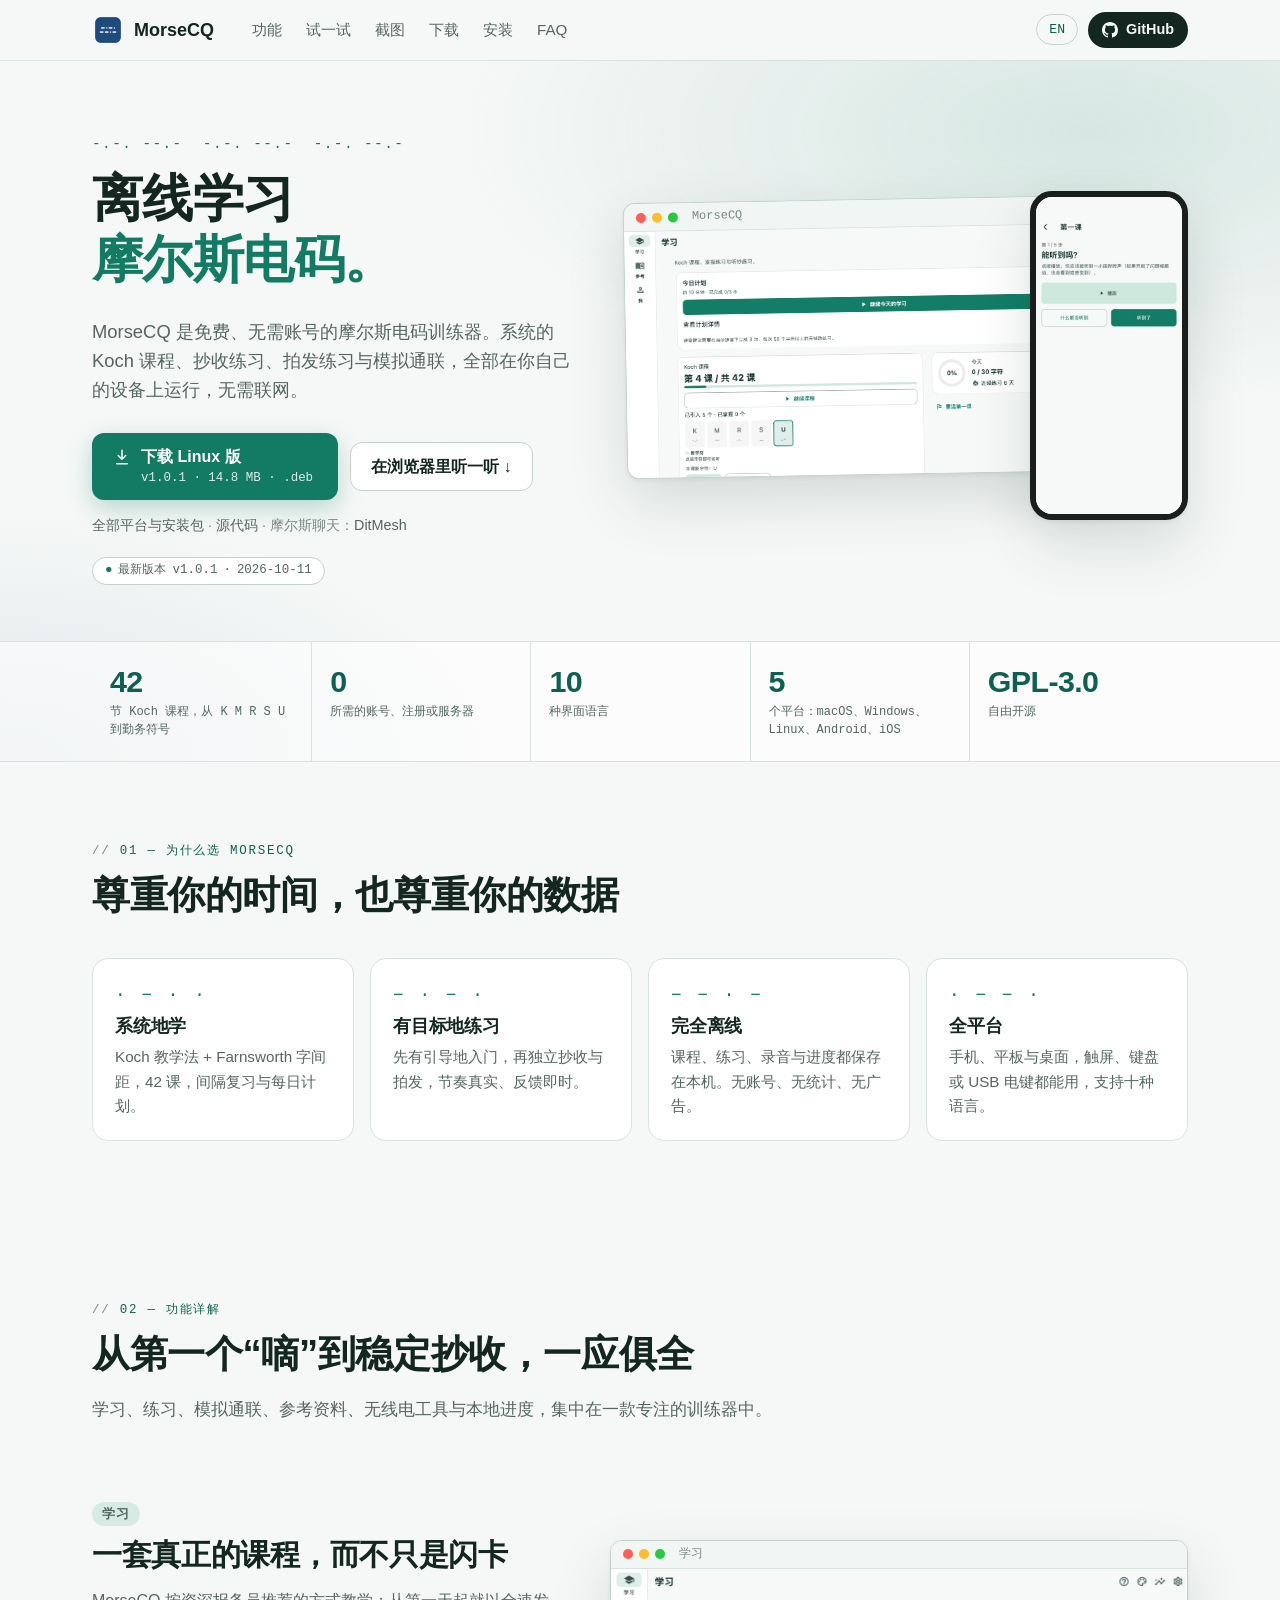
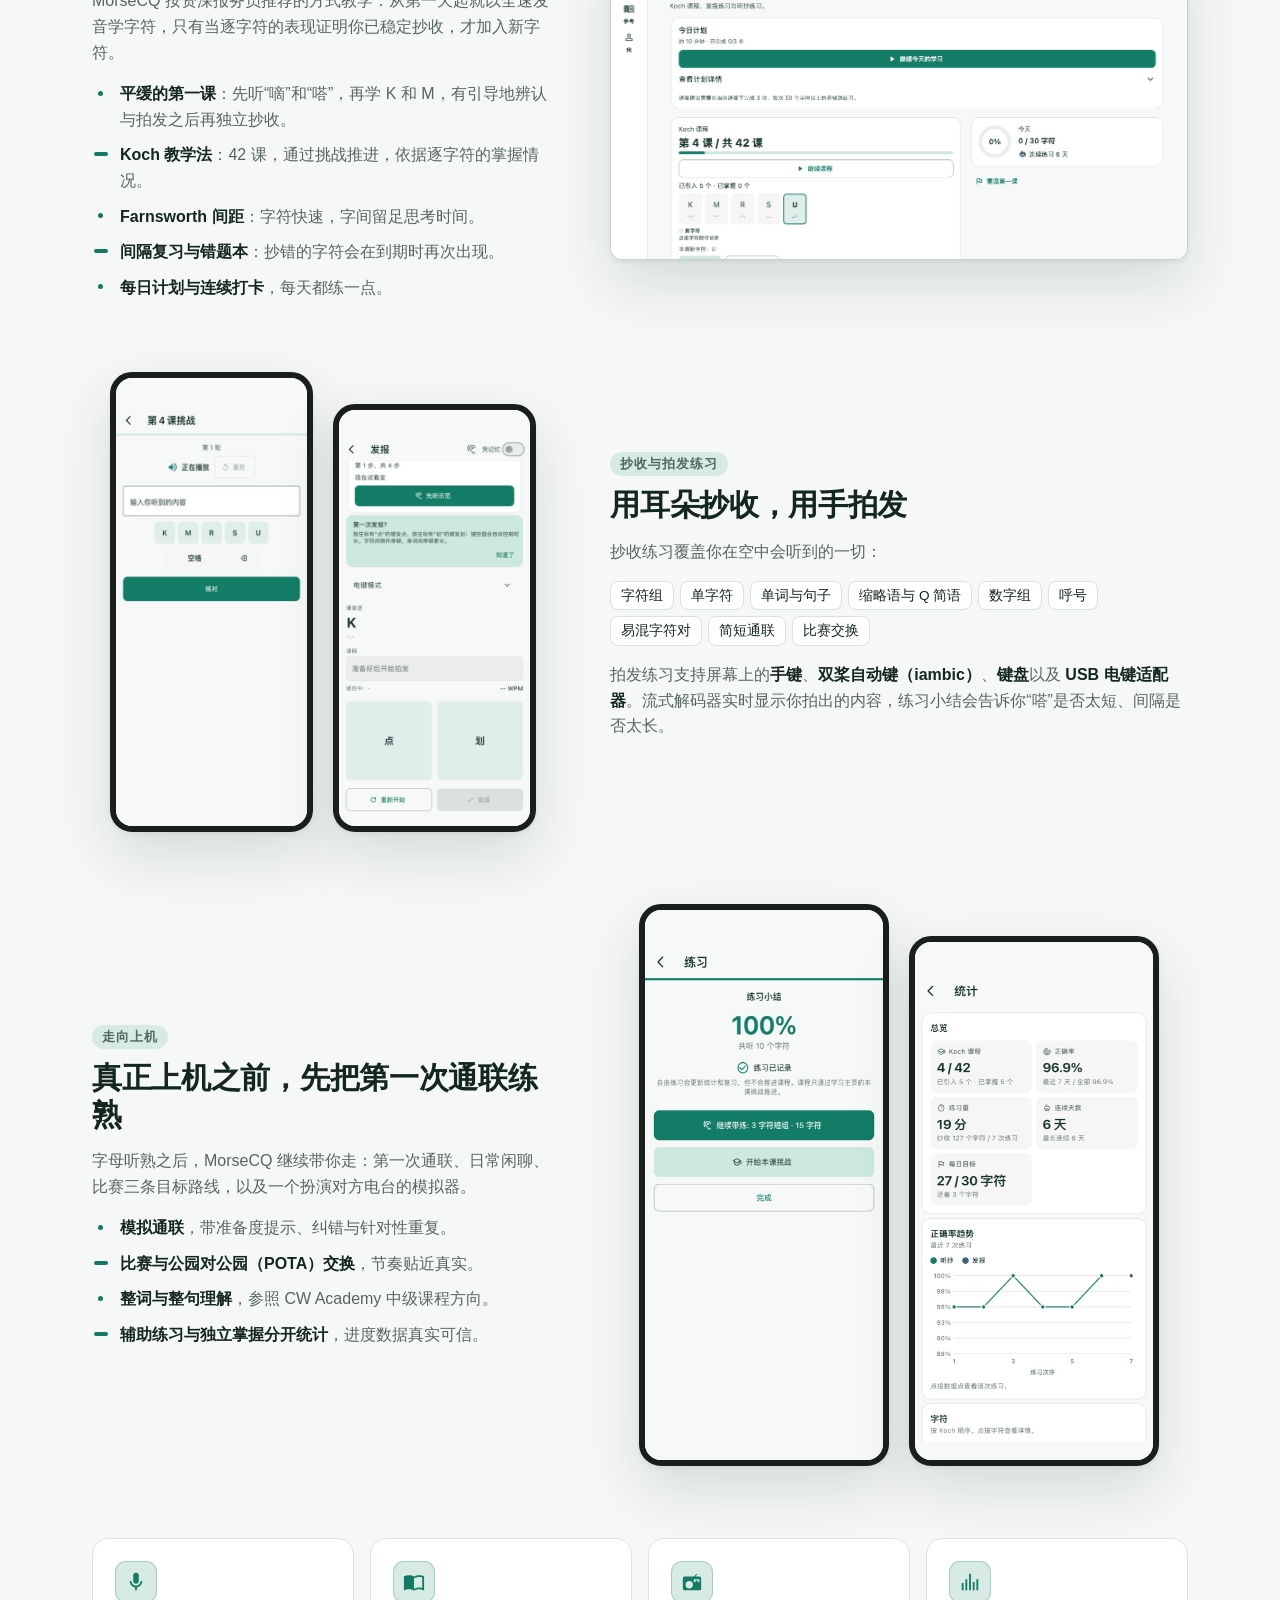
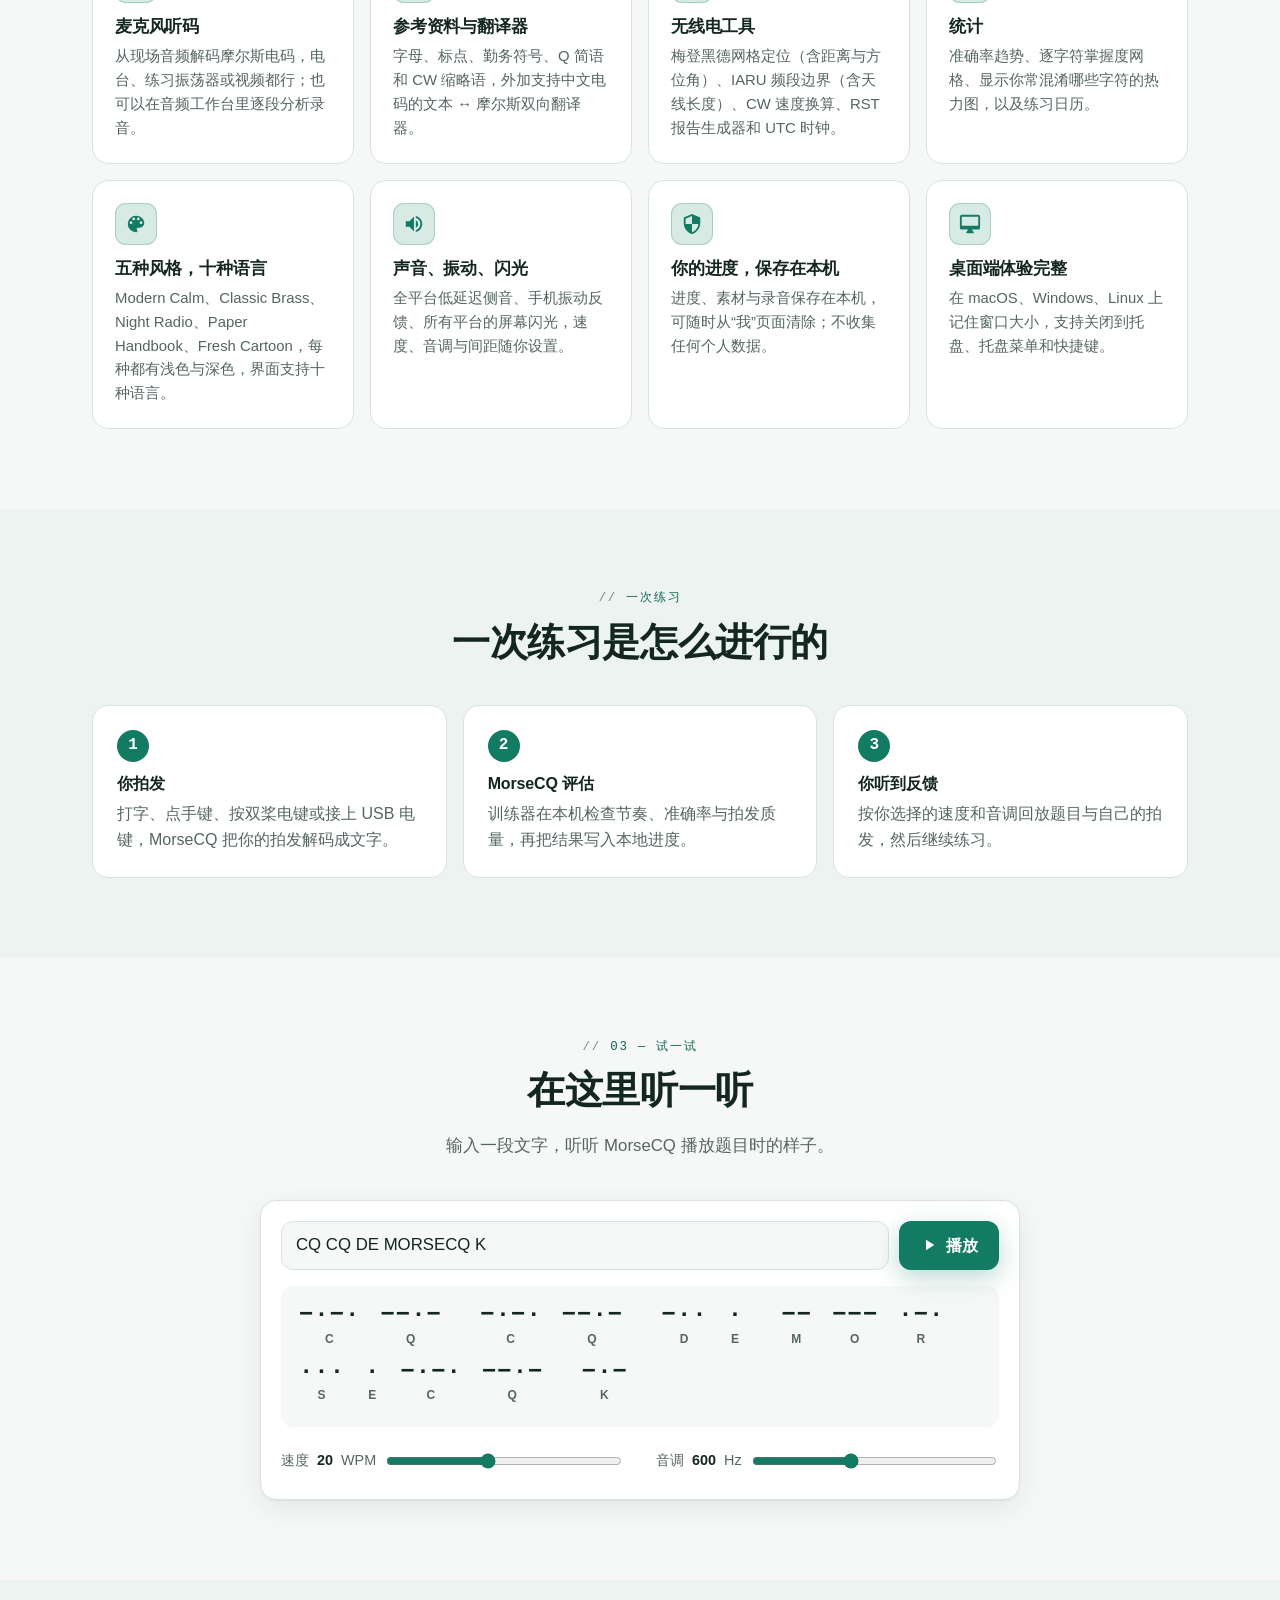
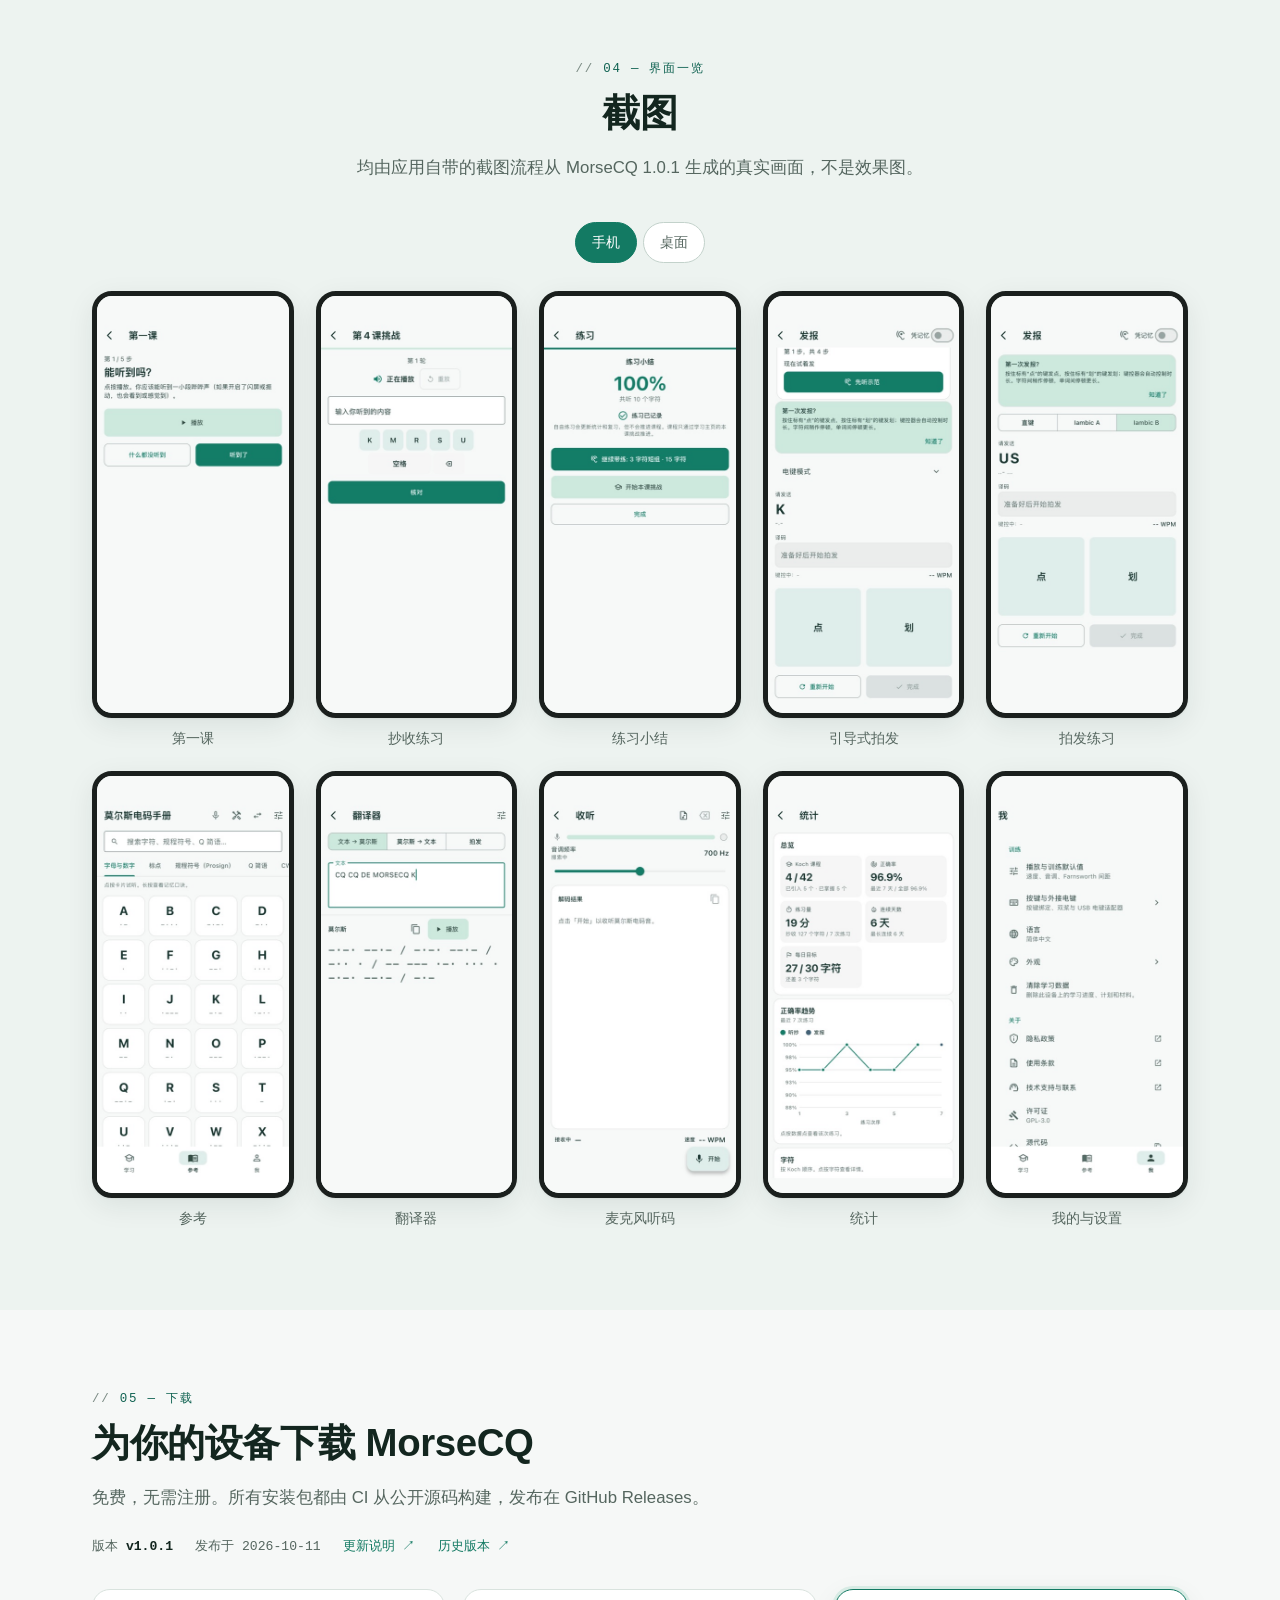
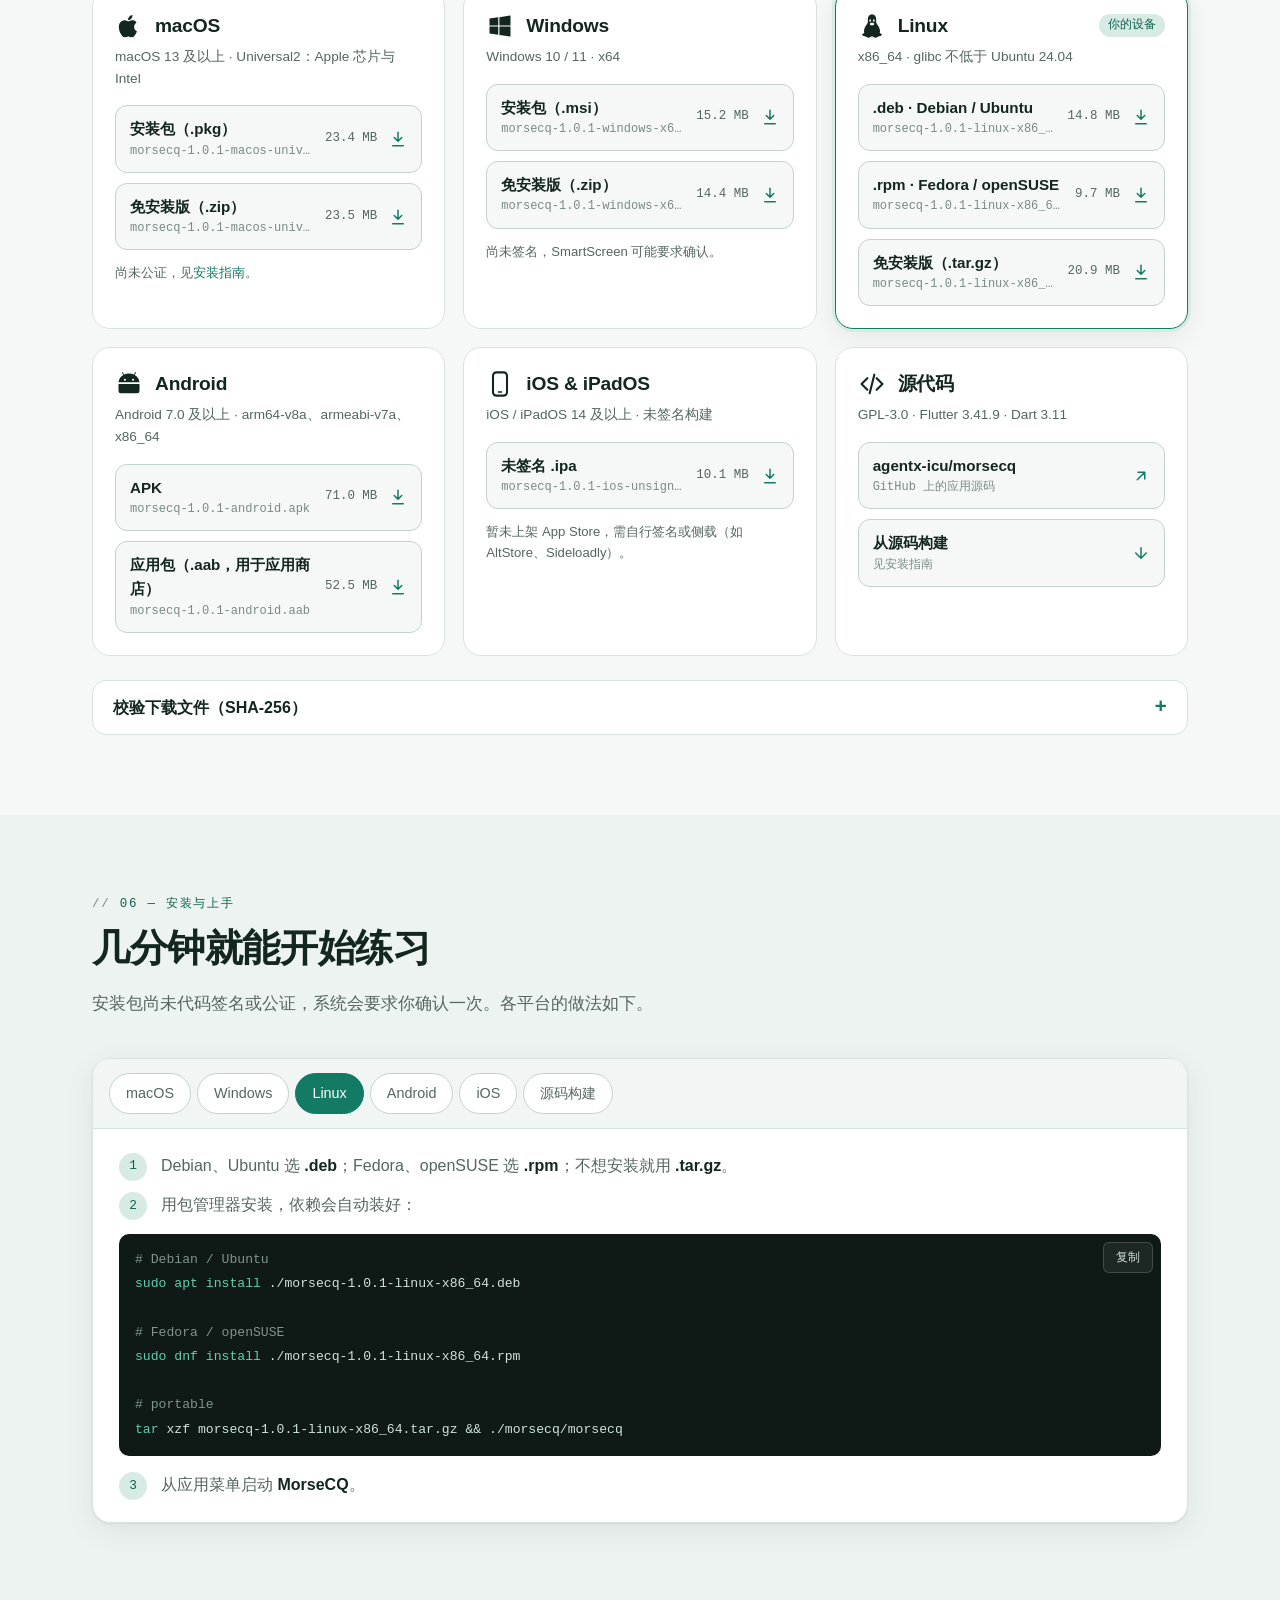
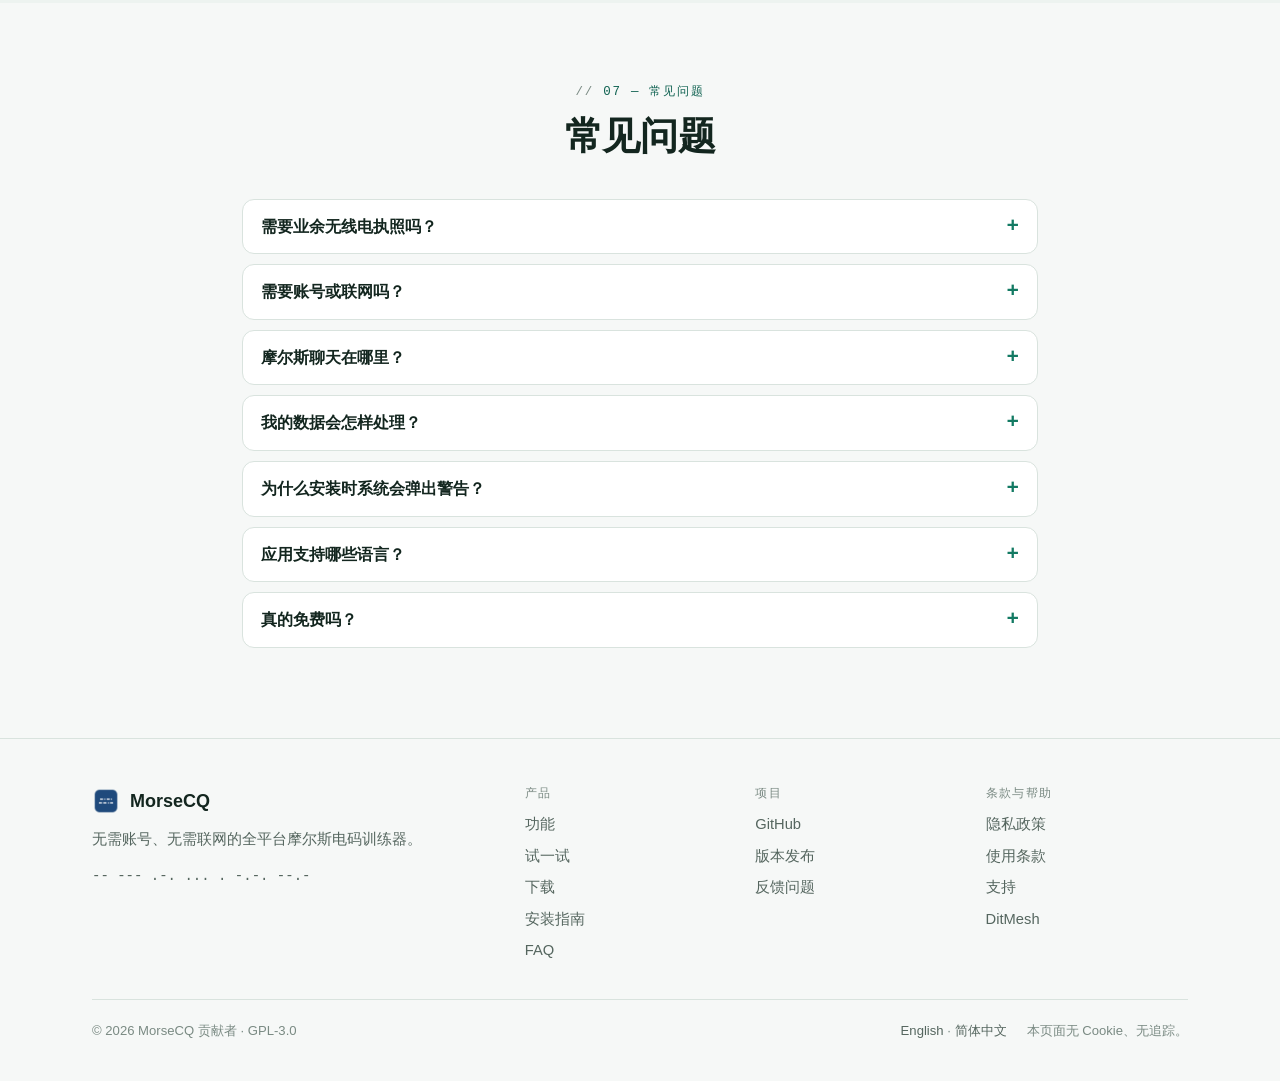
<file: zh/index.html>
<!doctype html>
<html lang="zh-CN">
<head>
<meta charset="utf-8">
<meta name="viewport" content="width=device-width, initial-scale=1">
<title>MorseCQ — 离线学习摩尔斯电码</title>
<meta name="description" content="MorseCQ 是无需账号、无需联网的免费摩尔斯电码训练器。用 Koch 课程、抄收练习和拍发练习学习电码。支持 macOS、Windows、Linux、Android 和 iOS。">
<link rel="canonical" href="https://morsecq.agentx.icu/zh/">
<link rel="alternate" hreflang="en" href="https://morsecq.agentx.icu/en/">
<link rel="alternate" hreflang="zh-CN" href="https://morsecq.agentx.icu/zh/">
<link rel="alternate" hreflang="x-default" href="https://morsecq.agentx.icu/">
<link rel="icon" type="image/png" href="../assets/img/favicon-64.png">
<link rel="apple-touch-icon" href="../assets/img/icon-512.png">
<meta name="theme-color" content="#137a63">
<meta property="og:type" content="website">
<meta property="og:title" content="MorseCQ — 离线学习摩尔斯电码">
<meta property="og:locale" content="zh_CN">
<meta property="og:description" content="无需账号、无需联网的摩尔斯电码训练器。免费开源（GPL-3.0）。">
<meta property="og:url" content="https://morsecq.agentx.icu/zh/">
<meta property="og:image" content="https://morsecq.agentx.icu/assets/img/zh/og.jpg">
<meta property="og:image:width" content="1200">
<meta property="og:image:height" content="630">
<meta name="twitter:card" content="summary_large_image">
<link rel="stylesheet" href="../assets/style.css">
<script type="application/ld+json">
{
  "@context": "https://schema.org",
  "@type": "SoftwareApplication",
  "name": "MorseCQ",
  "url": "https://morsecq.agentx.icu/zh/",
  "inLanguage": "zh-CN",
  "description": "MorseCQ 是无需账号、无需联网的免费摩尔斯电码训练器。用 Koch 课程、抄收练习和拍发练习学习电码。支持 macOS、Windows、Linux、Android 和 iOS。",
  "applicationCategory": "EducationalApplication",
  "operatingSystem": "macOS, Windows, Linux, Android, iOS",
  "softwareVersion": "1.0.1",
  "license": "https://www.gnu.org/licenses/gpl-3.0.html",
  "downloadUrl": "https://morsecq.agentx.icu/zh/#download",
  "image": "https://morsecq.agentx.icu/assets/img/icon-512.png",
  "screenshot": "https://morsecq.agentx.icu/assets/img/zh/desktop-learn_home.jpg",
  "offers": {
    "@type": "Offer",
    "price": "0",
    "priceCurrency": "USD"
  },
  "author": {
    "@type": "Organization",
    "name": "agentx-icu",
    "url": "https://github.com/agentx-icu"
  }
}
</script>
</head>
<body>

<header class="nav">
  <div class="wrap nav-in">
    <a class="brand" href="#top">
      <img src="../assets/img/icon-512.png" alt="" width="32" height="32">
      <span>MorseCQ</span>
    </a>
    <nav class="nav-links" id="navLinks">
      <a href="#features"><span>功能</span></a>
      <a href="#try"><span>试一试</span></a>
      <a href="#screens"><span>截图</span></a>
      <a href="#download"><span>下载</span></a>
      <a href="#install"><span>安装</span></a>
      <a href="#faq">FAQ</a>
    </nav>
    <div class="nav-act">
      <a class="lang-btn" href="../en/" hreflang="en" lang="en" data-set-lang="en" title="Switch to English">EN</a>
      <a class="gh" href="https://github.com/agentx-icu/morsecq" rel="noopener">
        <svg viewBox="0 0 16 16" width="16" height="16" aria-hidden="true"><path fill="currentColor" d="M8 0C3.58 0 0 3.58 0 8c0 3.54 2.29 6.53 5.47 7.59.4.07.55-.17.55-.38 0-.19-.01-.82-.01-1.49-2.01.37-2.53-.49-2.69-.94-.09-.23-.48-.94-.82-1.13-.28-.15-.68-.52-.01-.53.63-.01 1.08.58 1.23.82.72 1.21 1.87.87 2.33.66.07-.52.28-.87.51-1.07-1.78-.2-3.64-.89-3.64-3.95 0-.87.31-1.59.82-2.15-.08-.2-.36-1.02.08-2.12 0 0 .67-.21 2.2.82.64-.18 1.32-.27 2-.27.68 0 1.36.09 2 .27 1.53-1.04 2.2-.82 2.2-.82.44 1.1.16 1.92.08 2.12.51.56.82 1.27.82 2.15 0 3.07-1.87 3.75-3.65 3.95.29.25.54.73.54 1.48 0 1.07-.01 1.93-.01 2.2 0 .21.15.46.55.38A8.013 8.013 0 0016 8c0-4.42-3.58-8-8-8z"/></svg>
        <span>GitHub</span>
      </a>
      <button class="menu-btn" type="button" id="menuBtn" aria-controls="navLinks" aria-expanded="false" aria-label="菜单" hidden>
        <svg viewBox="0 0 20 20" width="20" height="20" aria-hidden="true"><path d="M3 5.5h14M3 10h14M3 14.5h14" stroke="currentColor" stroke-width="1.8" stroke-linecap="round" fill="none"/></svg>
      </button>
    </div>
  </div>
</header>

<main id="top">

<!-- ============ HERO ============ -->
<section class="hero">
  <div class="wrap hero-in">
    <div class="hero-copy">
      <p class="morse-eyebrow mono rise d1" aria-hidden="true">-.-. --.- &nbsp;-.-. --.- &nbsp;-.-. --.-</p>
      <h1 class="rise d2">

        <span>离线学习<wbr><em>摩尔斯电码。</em></span>
      </h1>
      <p class="lede rise d3">

        <span>MorseCQ 是免费、无需账号的摩尔斯电码训练器。系统的 Koch 课程、抄收练习、拍发练习与模拟通联，全部在你自己的设备上运行，无需联网。</span>
      </p>
      <div class="cta rise d4">
        <a class="btn primary btn-dl" href="#download" id="heroDl">
          <span class="row">
            <svg viewBox="0 0 24 24" width="18" height="18" aria-hidden="true"><path fill="none" stroke="currentColor" stroke-width="2" stroke-linecap="round" stroke-linejoin="round" d="M12 3v12M7 10l5 5 5-5M5 21h14"/></svg>
            <span id="heroDlLabel"><span>下载 MorseCQ</span></span>
          </span>
          <small id="heroDlSub" class="mono"><span>v1.0.1 · 全部平台</span></small>
        </a>
        <a class="btn ghost" href="#try"><span>在浏览器里听一听 ↓</span></a>
      </div>
      <p class="hero-alt rise d5">
        <a href="#download"><span>全部平台与安装包</span></a> ·
        <a href="https://github.com/agentx-icu/morsecq" rel="noopener"><span>源代码</span></a> ·
        <span>摩尔斯聊天：</span><a href="https://ditmesh.agentx.icu/">DitMesh</a>
      </p>
      <a class="badge mono rise d5" data-release-link href="https://github.com/agentx-icu/morsecq/releases/tag/v1.0.1" rel="noopener"><b>●</b> <span>最新版本</span> <span data-version>v1.0.1</span> · <span data-release-date>2026-10-11</span></a>
    </div>
    <div class="hero-art rise d3" aria-hidden="true">
      <div class="frame">
        <div class="bar"><i></i><i></i><i></i><b>MorseCQ</b></div>
        <img src="../assets/img/zh/desktop-learn_home.jpg" alt="" width="1280" height="645">
      </div>
      <img class="phone" src="../assets/img/zh/phone-first_lesson.jpg" alt="" width="414" height="900">
    </div>
  </div>

  <div class="stats">
    <div class="wrap stats-in">
      <div class="stat"><div class="n">42</div><div class="l"><span>节 Koch 课程，从 K M R S U 到勤务符号</span></div></div>
      <div class="stat"><div class="n">0</div><div class="l"><span>所需的账号、注册或服务器</span></div></div>
      <div class="stat"><div class="n">10</div><div class="l"><span>种界面语言</span></div></div>
      <div class="stat"><div class="n">5</div><div class="l"><span>个平台：macOS、Windows、Linux、Android、iOS</span></div></div>
      <div class="stat"><div class="n">GPL-3.0</div><div class="l"><span>自由开源</span></div></div>
    </div>
  </div>
</section>

<!-- ============ WHY ============ -->
<section class="sec">
  <div class="wrap">
    <div class="sec-head">
      <p class="eyebrow mono"><span>01 — 为什么选 MorseCQ</span></p>
      <h2><span>尊重你的时间，也尊重你的数据</span></h2>
    </div>
    <div class="grid4">
      <div class="hl">
        <div class="hl-k mono">· − · ·</div>
        <h3><span>系统地学</span></h3>
        <p><span>Koch 教学法 + Farnsworth 字间距，42 课，间隔复习与每日计划。</span></p>
      </div>
      <div class="hl">
        <div class="hl-k mono">− · − ·</div>
        <h3><span>有目标地练习</span></h3>
        <p><span>先有引导地入门，再独立抄收与拍发，节奏真实、反馈即时。</span></p>
      </div>
      <div class="hl">
        <div class="hl-k mono">− − · −</div>
        <h3><span>完全离线</span></h3>
        <p><span>课程、练习、录音与进度都保存在本机。无账号、无统计、无广告。</span></p>
      </div>
      <div class="hl">
        <div class="hl-k mono">· − − ·</div>
        <h3><span>全平台</span></h3>
        <p><span>手机、平板与桌面，触屏、键盘或 USB 电键都能用，支持十种语言。</span></p>
      </div>
    </div>
  </div>
</section>

<!-- ============ FEATURES ============ -->
<section id="features" class="sec">
  <div class="wrap">
    <div class="sec-head">
      <p class="eyebrow mono"><span>02 — 功能详解</span></p>
      <h2>

        <span>从第一个“嘀”到稳定抄收，一应俱全</span>
      </h2>
      <p>

        <span>学习、练习、模拟通联、参考资料、无线电工具与本地进度，集中在一款专注的训练器中。</span>
      </p>
    </div>

    <!-- Learn -->
    <article class="feat">
      <div class="feat-copy">
        <p class="tag"><span>学习</span></p>
        <h3><span>一套真正的课程，而不只是闪卡</span></h3>
        <p><span>MorseCQ 按资深报务员推荐的方式教学：从第一天起就以全速发音学字符，只有当逐字符的表现证明你已稳定抄收，才加入新字符。</span></p>
        <ul class="ticks">
          <li><span><b>平缓的第一课</b>：先听“嘀”和“嗒”，再学 K 和 M，有引导地辨认与拍发之后再独立抄收。</span></li>
          <li><span><b>Koch 教学法</b>：42 课，通过挑战推进，依据逐字符的掌握情况。</span></li>
          <li><span><b>Farnsworth 间距</b>：字符快速，字间留足思考时间。</span></li>
          <li><span><b>间隔复习与错题本</b>：抄错的字符会在到期时再次出现。</span></li>
          <li><span><b>每日计划与连续打卡</b>，每天都练一点。</span></li>
        </ul>
      </div>
      <figure class="feat-art">
        <div class="frame">
          <div class="bar"><i></i><i></i><i></i><b><span>学习</span></b></div>
          <img src="../assets/img/zh/desktop-learn_home.jpg" alt="学习页面：今日计划与当前 Koch 课程" loading="lazy" width="1280" height="645">
        </div>
      </figure>
    </article>

    <!-- Drills -->
    <article class="feat rev">
      <div class="feat-copy">
        <p class="tag"><span>抄收与拍发练习</span></p>
        <h3><span>用耳朵抄收，用手拍发</span></h3>
        <p><span>抄收练习覆盖你在空中会听到的一切：</span></p>
        <div class="chips">
          <span>字符组</span>
          <span>单字符</span>
          <span>单词与句子</span>
          <span>缩略语与 Q 简语</span>
          <span>数字组</span>
          <span>呼号</span>
          <span>易混字符对</span>
          <span>简短通联</span>
          <span>比赛交换</span>
        </div>
        <p><span>拍发练习支持屏幕上的<b>手键</b>、<b>双桨自动键（iambic）</b>、<b>键盘</b>以及 <b>USB 电键适配器</b>。流式解码器实时显示你拍出的内容，练习小结会告诉你“嗒”是否太短、间隔是否太长。</span></p>
      </div>
      <figure class="feat-art phones">
        <img src="../assets/img/zh/phone-receive_drill.jpg" alt="抄收练习" loading="lazy" width="414" height="900">
        <img src="../assets/img/zh/phone-guided_send.jpg" alt="引导式拍发：嘀、嗒双桨" loading="lazy" width="414" height="900">
      </figure>
    </article>

    <!-- On the air -->
    <article class="feat">
      <div class="feat-copy">
        <p class="tag"><span>走向上机</span></p>
        <h3><span>真正上机之前，先把第一次通联练熟</span></h3>
        <p><span>字母听熟之后，MorseCQ 继续带你走：第一次通联、日常闲聊、比赛三条目标路线，以及一个扮演对方电台的模拟器。</span></p>
        <ul class="ticks">
          <li><span><b>模拟通联</b>，带准备度提示、纠错与针对性重复。</span></li>
          <li><span><b>比赛与公园对公园（POTA）交换</b>，节奏贴近真实。</span></li>
          <li><span><b>整词与整句理解</b>，参照 CW Academy 中级课程方向。</span></li>
          <li><span><b>辅助练习与独立掌握分开统计</b>，进度数据真实可信。</span></li>
        </ul>
      </div>
      <figure class="feat-art phones">
        <img src="../assets/img/zh/phone-receive_summary.jpg" alt="抄收练习后的小结" loading="lazy" width="414" height="900">
        <img src="../assets/img/zh/phone-stats.jpg" alt="统计" loading="lazy" width="414" height="900">
      </figure>
    </article>

    <!-- Card grid of the rest -->
    <div class="cards">
      <div class="card">
        <div class="ico" aria-hidden="true"><svg viewBox="0 0 24 24"><path d="M12 14a3 3 0 003-3V5a3 3 0 00-6 0v6a3 3 0 003 3zm5-3a5 5 0 01-10 0H5a7 7 0 006 6.92V21h2v-3.08A7 7 0 0019 11h-2z"/></svg></div>
        <h4><span>麦克风听码</span></h4>
        <p><span>从现场音频解码摩尔斯电码，电台、练习振荡器或视频都行；也可以在音频工作台里逐段分析录音。</span></p>
      </div>
      <div class="card">
        <div class="ico" aria-hidden="true"><svg viewBox="0 0 24 24"><path d="M21 5c-1.1-.35-2.3-.5-3.5-.5-1.95 0-4.05.4-5.5 1.5-1.45-1.1-3.55-1.5-5.5-1.5S2.45 4.9 1 6v14.65c0 .25.25.5.5.5.1 0 .15-.05.25-.05C3.1 20.45 5.05 20 6.5 20c1.95 0 4.05.4 5.5 1.5 1.35-.85 3.8-1.5 5.5-1.5 1.65 0 3.35.3 4.75 1.05.1.05.15.05.25.05.25 0 .5-.25.5-.5V6c-.6-.45-1.25-.75-2-1zm0 13.5c-1.1-.35-2.3-.5-3.5-.5-1.7 0-4.15.65-5.5 1.5V8c1.35-.85 3.8-1.5 5.5-1.5 1.2 0 2.4.15 3.5.5v11.5z"/></svg></div>
        <h4><span>参考资料与翻译器</span></h4>
        <p><span>字母、标点、勤务符号、Q 简语和 CW 缩略语，外加支持中文电码的文本 ↔ 摩尔斯双向翻译器。</span></p>
      </div>
      <div class="card">
        <div class="ico" aria-hidden="true"><svg viewBox="0 0 24 24"><path d="M20 6h-4.6l2.3-2.3-.7-.7L14 6H4a2 2 0 00-2 2v11a2 2 0 002 2h16a2 2 0 002-2V8a2 2 0 00-2-2zm-11 13a4 4 0 110-8 4 4 0 010 8zm11-7h-2v-2h-2v2h-2V9h6v3z"/></svg></div>
        <h4><span>无线电工具</span></h4>
        <p><span>梅登黑德网格定位（含距离与方位角）、IARU 频段边界（含天线长度）、CW 速度换算、RST 报告生成器和 UTC 时钟。</span></p>
      </div>
      <div class="card">
        <div class="ico" aria-hidden="true"><svg viewBox="0 0 24 24"><path d="M3 13h2v8H3v-8zm4-4h2v12H7V9zm4-6h2v18h-2V3zm4 9h2v9h-2v-9zm4-3h2v12h-2V9z"/></svg></div>
        <h4><span>统计</span></h4>
        <p><span>准确率趋势、逐字符掌握度网格、显示你常混淆哪些字符的热力图，以及练习日历。</span></p>
      </div>
      <div class="card">
        <div class="ico" aria-hidden="true"><svg viewBox="0 0 24 24"><path d="M12 3a9 9 0 000 18c.83 0 1.5-.67 1.5-1.5 0-.39-.15-.74-.39-1.01-.23-.26-.38-.61-.38-.99 0-.83.67-1.5 1.5-1.5H16a5 5 0 005-5c0-4.42-4.03-8-9-8zm-5.5 9a1.5 1.5 0 110-3 1.5 1.5 0 010 3zm3-4a1.5 1.5 0 110-3 1.5 1.5 0 010 3zm5 0a1.5 1.5 0 110-3 1.5 1.5 0 010 3zm3 4a1.5 1.5 0 110-3 1.5 1.5 0 010 3z"/></svg></div>
        <h4><span>五种风格，十种语言</span></h4>
        <p><span>Modern Calm、Classic Brass、Night Radio、Paper Handbook、Fresh Cartoon，每种都有浅色与深色，界面支持十种语言。</span></p>
      </div>
      <div class="card">
        <div class="ico" aria-hidden="true"><svg viewBox="0 0 24 24"><path d="M3 9v6h4l5 5V4L7 9H3zm13.5 3A4.5 4.5 0 0014 7.97v8.05c1.48-.73 2.5-2.25 2.5-4.02zM14 3.23v2.06c2.89.86 5 3.54 5 6.71s-2.11 5.85-5 6.71v2.06c4.01-.91 7-4.49 7-8.77s-2.99-7.86-7-8.77z"/></svg></div>
        <h4><span>声音、振动、闪光</span></h4>
        <p><span>全平台低延迟侧音、手机振动反馈、所有平台的屏幕闪光，速度、音调与间距随你设置。</span></p>
      </div>
      <div class="card">
        <div class="ico" aria-hidden="true"><svg viewBox="0 0 24 24"><path d="M12 1L3 5v6c0 5.55 3.84 10.74 9 12 5.16-1.26 9-6.45 9-12V5l-9-4zm0 10.99h7c-.53 4.12-3.28 7.79-7 8.94V12H5V6.3l7-3.11v8.8z"/></svg></div>
        <h4><span>你的进度，保存在本机</span></h4>
        <p><span>进度、素材与录音保存在本机，可随时从“我”页面清除；不收集任何个人数据。</span></p>
      </div>
      <div class="card">
        <div class="ico" aria-hidden="true"><svg viewBox="0 0 24 24"><path d="M21 2H3a2 2 0 00-2 2v12a2 2 0 002 2h7l-2 3v1h8v-1l-2-3h7a2 2 0 002-2V4a2 2 0 00-2-2zm0 12H3V4h18v10z"/></svg></div>
        <h4><span>桌面端体验完整</span></h4>
        <p><span>在 macOS、Windows、Linux 上记住窗口大小，支持关闭到托盘、托盘菜单和快捷键。</span></p>
      </div>
    </div>
  </div>
</section>

<!-- ============ HOW IT WORKS ============ -->
<section class="sec alt">
  <div class="wrap">
    <div class="sec-head center">
      <p class="eyebrow mono"><span>一次练习</span></p>
      <h2><span>一次练习是怎么进行的</span></h2>
    </div>
    <ol class="flow">
      <li>
        <span class="n mono">1</span>
        <h4><span>你拍发</span></h4>
        <p><span>打字、点手键、按双桨电键或接上 USB 电键，MorseCQ 把你的拍发解码成文字。</span></p>
      </li>
      <li>
        <span class="n mono">2</span>
        <h4><span>MorseCQ 评估</span></h4>
        <p><span>训练器在本机检查节奏、准确率与拍发质量，再把结果写入本地进度。</span></p>
      </li>
      <li>
        <span class="n mono">3</span>
        <h4><span>你听到反馈</span></h4>
        <p><span>按你选择的速度和音调回放题目与自己的拍发，然后继续练习。</span></p>
      </li>
    </ol>
  </div>
</section>

<!-- ============ TRY IT ============ -->
<section id="try" class="sec">
  <div class="wrap">
    <div class="sec-head center">
      <p class="eyebrow mono"><span>03 — 试一试</span></p>
      <h2><span>在这里听一听</span></h2>
      <p><span>输入一段文字，听听 MorseCQ 播放题目时的样子。</span></p>
    </div>
    <div class="demo">
      <div class="demo-row">
        <input id="demoIn" type="text" maxlength="80" value="CQ CQ DE MORSECQ K" aria-label="要播放的文字">
        <button class="btn primary" id="demoPlay" type="button">
          <svg viewBox="0 0 24 24" width="18" height="18" aria-hidden="true"><path fill="currentColor" d="M8 5v14l11-7z"/></svg>
          <span class="when-idle"><span>播放</span></span>
          <span class="when-busy"><span>停止</span></span>
        </button>
      </div>
      <div class="demo-out mono" id="demoOut" aria-live="polite"></div>
      <div class="demo-ctl">
        <label><span>速度</span> <b id="wpmV">20</b> WPM
          <input id="wpm" type="range" min="5" max="40" value="20"></label>
        <label><span>音调</span> <b id="hzV">600</b> Hz
          <input id="hz" type="range" min="400" max="900" step="10" value="600"></label>
      </div>
    </div>
  </div>
</section>

<!-- ============ SCREENSHOTS ============ -->
<section id="screens" class="sec alt">
  <div class="wrap">
    <div class="sec-head center">
      <p class="eyebrow mono"><span>04 — 界面一览</span></p>
      <h2><span>截图</span></h2>
      <p><span>均由应用自带的截图流程从 MorseCQ 1.0.1 生成的真实画面，不是效果图。</span></p>
    </div>
    <div class="tabs center-tabs" role="tablist" aria-label="截图">
      <button role="tab" class="tab" id="tab-phone" aria-controls="pane-phone" aria-selected="true" type="button"><span>手机</span></button>
      <button role="tab" class="tab" id="tab-desktop" aria-controls="pane-desktop" aria-selected="false" tabindex="-1" type="button"><span>桌面</span></button>
    </div>
    <div class="gallery phone-g" id="pane-phone" role="tabpanel" aria-labelledby="tab-phone">
      <figure><img src="../assets/img/zh/phone-first_lesson.jpg" alt="" loading="lazy" width="414" height="900"><figcaption><span>第一课</span></figcaption></figure>
      <figure><img src="../assets/img/zh/phone-receive_drill.jpg" alt="" loading="lazy" width="414" height="900"><figcaption><span>抄收练习</span></figcaption></figure>
      <figure><img src="../assets/img/zh/phone-receive_summary.jpg" alt="" loading="lazy" width="414" height="900"><figcaption><span>练习小结</span></figcaption></figure>
      <figure><img src="../assets/img/zh/phone-guided_send.jpg" alt="" loading="lazy" width="414" height="900"><figcaption><span>引导式拍发</span></figcaption></figure>
      <figure><img src="../assets/img/zh/phone-send_practice.jpg" alt="" loading="lazy" width="414" height="900"><figcaption><span>拍发练习</span></figcaption></figure>
      <figure><img src="../assets/img/zh/phone-reference.jpg" alt="" loading="lazy" width="414" height="900"><figcaption><span>参考</span></figcaption></figure>
      <figure><img src="../assets/img/zh/phone-translator.jpg" alt="" loading="lazy" width="414" height="900"><figcaption><span>翻译器</span></figcaption></figure>
      <figure><img src="../assets/img/zh/phone-listen.jpg" alt="" loading="lazy" width="414" height="900"><figcaption><span>麦克风听码</span></figcaption></figure>
      <figure><img src="../assets/img/zh/phone-stats.jpg" alt="" loading="lazy" width="414" height="900"><figcaption><span>统计</span></figcaption></figure>
      <figure><img src="../assets/img/zh/phone-me.jpg" alt="" loading="lazy" width="414" height="900"><figcaption><span>我的与设置</span></figcaption></figure>
    </div>
    <div class="gallery desk-g" id="pane-desktop" role="tabpanel" aria-labelledby="tab-desktop" hidden>
      <figure><div class="frame"><div class="bar"><i></i><i></i><i></i></div><img src="../assets/img/zh/desktop-learn_home.jpg" alt="" loading="lazy" width="1280" height="645"></div><figcaption><span>学习首页</span></figcaption></figure>
      <figure><div class="frame"><div class="bar"><i></i><i></i><i></i></div><img src="../assets/img/zh/desktop-stats.jpg" alt="" loading="lazy" width="1280" height="645"></div><figcaption><span>统计</span></figcaption></figure>
      <figure><div class="frame"><div class="bar"><i></i><i></i><i></i></div><img src="../assets/img/zh/desktop-receive_summary.jpg" alt="" loading="lazy" width="1280" height="645"></div><figcaption><span>练习小结</span></figcaption></figure>
      <figure><div class="frame"><div class="bar"><i></i><i></i><i></i></div><img src="../assets/img/zh/desktop-reference.jpg" alt="" loading="lazy" width="1280" height="645"></div><figcaption><span>参考</span></figcaption></figure>
      <figure><div class="frame"><div class="bar"><i></i><i></i><i></i></div><img src="../assets/img/zh/desktop-translator.jpg" alt="" loading="lazy" width="1280" height="645"></div><figcaption><span>翻译器</span></figcaption></figure>
      <figure><div class="frame"><div class="bar"><i></i><i></i><i></i></div><img src="../assets/img/zh/desktop-listen.jpg" alt="" loading="lazy" width="1280" height="645"></div><figcaption><span>麦克风听码</span></figcaption></figure>
    </div>
  </div>
</section>

<!-- ============ DOWNLOAD ============ -->
<section id="download" class="sec">
  <div class="wrap">
    <div class="sec-head">
      <p class="eyebrow mono"><span>05 — 下载</span></p>
      <h2><span>为你的设备下载 MorseCQ</span></h2>
      <p><span>免费，无需注册。所有安装包都由 CI 从公开源码构建，发布在 GitHub Releases。</span></p>
    </div>
    <div class="dl-meta mono">
      <span><span>版本</span> <b data-version>v1.0.1</b></span>
      <span><span>发布于</span> <span data-release-date>2026-10-11</span></span>
      <a data-release-link href="https://github.com/agentx-icu/morsecq/releases/tag/v1.0.1" rel="noopener"><span>更新说明 ↗</span></a>
      <a href="https://github.com/agentx-icu/morsecq/releases" rel="noopener"><span>历史版本 ↗</span></a>
    </div>

    <div class="dl-grid">
      <div class="os" id="os-macos" data-os="macos">
        <div class="os-h">
          <svg viewBox="0 0 24 24" aria-hidden="true"><path d="M16.4 12.6c0-2.4 2-3.6 2.1-3.7-1.1-1.7-2.9-1.9-3.5-1.9-1.5-.2-2.9.9-3.7.9-.8 0-1.9-.9-3.2-.8-1.6 0-3.1 1-4 2.4-1.7 3-.4 7.4 1.2 9.8.8 1.2 1.8 2.5 3 2.4 1.2 0 1.7-.8 3.1-.8s1.9.8 3.2.8c1.3 0 2.1-1.2 2.9-2.4.9-1.4 1.3-2.7 1.3-2.8-.1 0-2.4-.9-2.4-3.9zM14 5.5c.7-.8 1.1-1.9 1-3-1 0-2.1.7-2.8 1.5-.6.7-1.2 1.8-1 2.9 1.1.1 2.1-.6 2.8-1.4z"/></svg>
          <h3>macOS</h3><span class="yours"><span>你的设备</span></span>
        </div>
        <p class="req"><span>macOS 13 及以上 · Universal2：Apple 芯片与 Intel</span></p>
        <div class="pkgs">
          <a class="pkg" data-asset="macos-universal2.pkg" href="https://github.com/agentx-icu/morsecq/releases/download/v1.0.1/morsecq-1.0.1-macos-universal2.pkg">
            <span class="pi"><span class="pn"><span>安装包（.pkg）</span></span><span class="pf">morsecq-1.0.1-macos-universal2.pkg</span></span><span class="ps">23.4 MB</span>
            <svg viewBox="0 0 24 24" aria-hidden="true"><path d="M12 3v12M7 10l5 5 5-5M5 21h14"/></svg></a>
          <a class="pkg" data-asset="macos-universal2.zip" href="https://github.com/agentx-icu/morsecq/releases/download/v1.0.1/morsecq-1.0.1-macos-universal2.zip">
            <span class="pi"><span class="pn"><span>免安装版（.zip）</span></span><span class="pf">morsecq-1.0.1-macos-universal2.zip</span></span><span class="ps">23.5 MB</span>
            <svg viewBox="0 0 24 24" aria-hidden="true"><path d="M12 3v12M7 10l5 5 5-5M5 21h14"/></svg></a>
        </div>
        <p class="note"><span>尚未公证，见<a href="#install">安装指南</a>。</span></p>
      </div>

      <div class="os" id="os-windows" data-os="windows">
        <div class="os-h">
          <svg viewBox="0 0 24 24" aria-hidden="true"><path d="M3 5.5l7.5-1v7H3zM11.5 4.4L21 3v8.5h-9.5zM3 12.5h7.5v7L3 18.5zM11.5 12.5H21V21l-9.5-1.3z"/></svg>
          <h3>Windows</h3><span class="yours"><span>你的设备</span></span>
        </div>
        <p class="req"><span>Windows 10 / 11 · x64</span></p>
        <div class="pkgs">
          <a class="pkg" data-asset="windows-x64.msi" href="https://github.com/agentx-icu/morsecq/releases/download/v1.0.1/morsecq-1.0.1-windows-x64.msi">
            <span class="pi"><span class="pn"><span>安装包（.msi）</span></span><span class="pf">morsecq-1.0.1-windows-x64.msi</span></span><span class="ps">15.2 MB</span>
            <svg viewBox="0 0 24 24" aria-hidden="true"><path d="M12 3v12M7 10l5 5 5-5M5 21h14"/></svg></a>
          <a class="pkg" data-asset="windows-x64.zip" href="https://github.com/agentx-icu/morsecq/releases/download/v1.0.1/morsecq-1.0.1-windows-x64.zip">
            <span class="pi"><span class="pn"><span>免安装版（.zip）</span></span><span class="pf">morsecq-1.0.1-windows-x64.zip</span></span><span class="ps">14.4 MB</span>
            <svg viewBox="0 0 24 24" aria-hidden="true"><path d="M12 3v12M7 10l5 5 5-5M5 21h14"/></svg></a>
        </div>
        <p class="note"><span>尚未签名，SmartScreen 可能要求确认。</span></p>
      </div>

      <div class="os" id="os-linux" data-os="linux">
        <div class="os-h">
          <svg viewBox="0 0 24 24" aria-hidden="true"><path d="M12 2c-2.2 0-3.6 1.8-3.6 4.4 0 1.3.3 2.2-.4 3.4-.9 1.5-2.9 3.9-2.9 6.6 0 .6.1 1.2.4 1.7-.8.4-1.9.6-1.9 1.5 0 1.2 2.1 1.1 3.3 1.6.9.4 1.6.8 2.4.8.9 0 1.4-.6 1.8-1h1.8c.4.4.9 1 1.8 1 .8 0 1.5-.4 2.4-.8 1.2-.5 3.3-.4 3.3-1.6 0-.9-1.1-1.1-1.9-1.5.3-.5.4-1.1.4-1.7 0-2.7-2-5.1-2.9-6.6-.7-1.2-.4-2.1-.4-3.4C15.6 3.8 14.2 2 12 2zm-1.6 4.2c.4 0 .7.5.7 1.1 0 .6-.3 1.1-.7 1.1s-.7-.5-.7-1.1c0-.6.3-1.1.7-1.1zm3.2 0c.4 0 .7.5.7 1.1 0 .6-.3 1.1-.7 1.1s-.7-.5-.7-1.1c0-.6.3-1.1.7-1.1zM12 9.3c.9 0 2 .6 2 1 0 .5-1.1 1.2-2 1.2s-2-.7-2-1.2c0-.4 1.1-1 2-1z"/></svg>
          <h3>Linux</h3><span class="yours"><span>你的设备</span></span>
        </div>
        <p class="req"><span>x86_64 · glibc 不低于 Ubuntu 24.04</span></p>
        <div class="pkgs">
          <a class="pkg" data-asset="linux-x86_64.deb" href="https://github.com/agentx-icu/morsecq/releases/download/v1.0.1/morsecq-1.0.1-linux-x86_64.deb">
            <span class="pi"><span class="pn">.deb · Debian / Ubuntu</span><span class="pf">morsecq-1.0.1-linux-x86_64.deb</span></span><span class="ps">14.8 MB</span>
            <svg viewBox="0 0 24 24" aria-hidden="true"><path d="M12 3v12M7 10l5 5 5-5M5 21h14"/></svg></a>
          <a class="pkg" data-asset="linux-x86_64.rpm" href="https://github.com/agentx-icu/morsecq/releases/download/v1.0.1/morsecq-1.0.1-linux-x86_64.rpm">
            <span class="pi"><span class="pn">.rpm · Fedora / openSUSE</span><span class="pf">morsecq-1.0.1-linux-x86_64.rpm</span></span><span class="ps">9.7 MB</span>
            <svg viewBox="0 0 24 24" aria-hidden="true"><path d="M12 3v12M7 10l5 5 5-5M5 21h14"/></svg></a>
          <a class="pkg" data-asset="linux-x86_64.tar.gz" href="https://github.com/agentx-icu/morsecq/releases/download/v1.0.1/morsecq-1.0.1-linux-x86_64.tar.gz">
            <span class="pi"><span class="pn"><span>免安装版（.tar.gz）</span></span><span class="pf">morsecq-1.0.1-linux-x86_64.tar.gz</span></span><span class="ps">20.9 MB</span>
            <svg viewBox="0 0 24 24" aria-hidden="true"><path d="M12 3v12M7 10l5 5 5-5M5 21h14"/></svg></a>
        </div>
      </div>

      <div class="os" id="os-android" data-os="android">
        <div class="os-h">
          <svg viewBox="0 0 24 24" aria-hidden="true"><path d="M7.2 4.2L5.9 2.1l.6-.4 1.4 2.2A8 8 0 0 1 12 3c1.5 0 2.9.3 4.1.9l1.4-2.2.6.4-1.3 2.1C19.2 5.5 20.7 7.8 21 10.5H3c.3-2.7 1.8-5 4.2-6.3zM8.5 7.5a.9.9 0 1 0 0 1.8.9.9 0 0 0 0-1.8zm7 0a.9.9 0 1 0 0 1.8.9.9 0 0 0 0-1.8zM3 12h18v6a2 2 0 0 1-2 2H5a2 2 0 0 1-2-2z"/></svg>
          <h3>Android</h3><span class="yours"><span>你的设备</span></span>
        </div>
        <p class="req"><span>Android 7.0 及以上 · arm64-v8a、armeabi-v7a、x86_64</span></p>
        <div class="pkgs">
          <a class="pkg" data-asset="android.apk" href="https://github.com/agentx-icu/morsecq/releases/download/v1.0.1/morsecq-1.0.1-android.apk">
            <span class="pi"><span class="pn">APK</span><span class="pf">morsecq-1.0.1-android.apk</span></span><span class="ps">71.0 MB</span>
            <svg viewBox="0 0 24 24" aria-hidden="true"><path d="M12 3v12M7 10l5 5 5-5M5 21h14"/></svg></a>
          <a class="pkg" data-asset="android.aab" href="https://github.com/agentx-icu/morsecq/releases/download/v1.0.1/morsecq-1.0.1-android.aab">
            <span class="pi"><span class="pn"><span>应用包（.aab，用于应用商店）</span></span><span class="pf">morsecq-1.0.1-android.aab</span></span><span class="ps">52.5 MB</span>
            <svg viewBox="0 0 24 24" aria-hidden="true"><path d="M12 3v12M7 10l5 5 5-5M5 21h14"/></svg></a>
        </div>
      </div>

      <div class="os" id="os-ios" data-os="ios">
        <div class="os-h">
          <svg viewBox="0 0 24 24" aria-hidden="true"><rect x="6" y="2" width="12" height="20" rx="3" class="outline"/><rect x="10" y="18.2" width="4" height="1.4" rx=".7"/></svg>
          <h3>iOS &amp; iPadOS</h3><span class="yours"><span>你的设备</span></span>
        </div>
        <p class="req"><span>iOS / iPadOS 14 及以上 · 未签名构建</span></p>
        <div class="pkgs">
          <a class="pkg" data-asset="ios-unsigned.ipa" href="https://github.com/agentx-icu/morsecq/releases/download/v1.0.1/morsecq-1.0.1-ios-unsigned.ipa">
            <span class="pi"><span class="pn"><span>未签名 .ipa</span></span><span class="pf">morsecq-1.0.1-ios-unsigned.ipa</span></span><span class="ps">10.1 MB</span>
            <svg viewBox="0 0 24 24" aria-hidden="true"><path d="M12 3v12M7 10l5 5 5-5M5 21h14"/></svg></a>
        </div>
        <p class="note"><span>暂未上架 App Store，需自行签名或侧载（如 AltStore、Sideloadly）。</span></p>
      </div>

      <div class="os" id="os-source">
        <div class="os-h">
          <svg viewBox="0 0 24 24" aria-hidden="true"><path class="outline" d="M8 7l-5 5 5 5M16 7l5 5-5 5M14 4l-4 16"/></svg>
          <h3><span>源代码</span></h3>
        </div>
        <p class="req">GPL-3.0 · Flutter 3.41.9 · Dart 3.11</p>
        <div class="pkgs">
          <a class="pkg" href="https://github.com/agentx-icu/morsecq" rel="noopener">
            <span class="pi"><span class="pn">agentx-icu/morsecq</span><span class="pf"><span>GitHub 上的应用源码</span></span></span>
            <svg viewBox="0 0 24 24" aria-hidden="true"><path d="M7 17L17 7M8 7h9v9"/></svg></a>
          <a class="pkg" href="#install" data-guide="source">
            <span class="pi"><span class="pn"><span>从源码构建</span></span><span class="pf"><span>见安装指南</span></span></span>
            <svg viewBox="0 0 24 24" aria-hidden="true"><path d="M12 5v14M5 12l7 7 7-7"/></svg></a>
        </div>
      </div>
    </div>

    <details class="verify">
      <summary><span>校验下载文件（SHA-256）</span></summary>
      <div class="vb">
        <p><span>每个版本都附带 <a data-sums-link href="https://github.com/agentx-icu/morsecq/releases/download/v1.0.1/SHA256SUMS">SHA256SUMS</a> 文件。将它与你下载文件的哈希比对：macOS 用 <code>shasum -a 256 &lt;文件&gt;</code>，Linux 用 <code>sha256sum &lt;文件&gt;</code>，PowerShell 用 <code>Get-FileHash &lt;文件&gt;</code>。</span></p>
        <pre class="sums mono" id="sums">9bed985ce332cb164115b6d1b019d5faccc44d0ba3dc650e05cf47f071dee909  morsecq-1.0.1-android.aab
4e3578ad825c4c32c6abe6091a458d86e4d5e9aba0b31fc6bec3119fc3bcced3  morsecq-1.0.1-android.apk
c15dcdc553ad7e8de6d7abab1352cbb57134824ed78f629392947cf3300182a5  morsecq-1.0.1-ios-unsigned.ipa
eecc7eceafe699bfa25350f57291bb0197fdbc7ab0d37360886944a109505521  morsecq-1.0.1-linux-x86_64.deb
56785ee857e5ae8af89246c541d3cbedff60040f8b916ebea6b9b210498d0232  morsecq-1.0.1-linux-x86_64.rpm
67a32fde0513e8dded9389016d65efe24f1c83032484373991fee19643493269  morsecq-1.0.1-linux-x86_64.tar.gz
672197a7321d6049c4a667e0148c235d441df74f6a76b3115fe68f159afd92b8  morsecq-1.0.1-macos-universal2.pkg
0d4b790d1001234798600f04dada2c5b17ae26f2a9f3dfb8e09a0c19b2a0bfe5  morsecq-1.0.1-macos-universal2.zip
363d420c116d45cde06d292f71f7a7a30e8693ba237522d83205fb595d981f10  morsecq-1.0.1-windows-x64.msi
2b8f83f1ab36d4c245a104050d73bd5dd9680a32289ea8740df63fb5cee9b903  morsecq-1.0.1-windows-x64.zip</pre>
      </div>
    </details>
  </div>
</section>

<!-- ============ INSTALL ============ -->
<section id="install" class="sec alt">
  <div class="wrap">
    <div class="sec-head">
      <p class="eyebrow mono"><span>06 — 安装与上手</span></p>
      <h2><span>几分钟就能开始练习</span></h2>
      <p><span>安装包尚未代码签名或公证，系统会要求你确认一次。各平台的做法如下。</span></p>
    </div>
    <div class="guide">
      <div class="tabs" role="tablist" id="guideTabs" aria-label="安装指南">
        <button class="tab" role="tab" aria-selected="true" aria-controls="i-macos" id="it-macos" data-key="macos" type="button">macOS</button>
        <button class="tab" role="tab" aria-selected="false" aria-controls="i-windows" id="it-windows" data-key="windows" tabindex="-1" type="button">Windows</button>
        <button class="tab" role="tab" aria-selected="false" aria-controls="i-linux" id="it-linux" data-key="linux" tabindex="-1" type="button">Linux</button>
        <button class="tab" role="tab" aria-selected="false" aria-controls="i-android" id="it-android" data-key="android" tabindex="-1" type="button">Android</button>
        <button class="tab" role="tab" aria-selected="false" aria-controls="i-ios" id="it-ios" data-key="ios" tabindex="-1" type="button">iOS</button>
        <button class="tab" role="tab" aria-selected="false" aria-controls="i-source" id="it-source" data-key="source" tabindex="-1" type="button"><span>源码构建</span></button>
      </div>

      <div class="panel" id="i-macos" role="tabpanel" tabindex="0" aria-labelledby="it-macos">
        <ol class="steps">
          <li><span>下载 <b>.pkg</b>。它是通用构建，Apple 芯片与 Intel Mac 用同一个文件。</span></li>
          <li><span>按住 Control 点按 .pkg 选择<b>打开</b>，或前往<b>系统设置 → 隐私与安全性</b>点击<b>仍要打开</b>。MorseCQ 会安装到 <code>/Applications</code>。</span></li>
          <li><span>从启动台或聚焦搜索打开 <b>MorseCQ</b>。只有在开始实时解码时才会请求麦克风权限。</span></li>
        </ol>
        <pre class="term mono"><i># or install from Terminal</i>
<b>sudo installer</b> -pkg ~/Downloads/<span data-file="macos-universal2.pkg">morsecq-1.0.1-macos-universal2.pkg</span> -target /</pre>
      </div>

      <div class="panel" id="i-windows" role="tabpanel" tabindex="0" aria-labelledby="it-windows" hidden>
        <ol class="steps">
          <li><span>下载 <b>.msi</b> 安装包；想要免安装版就下载 <b>.zip</b>。</span></li>
          <li><span>双击安装包。若 SmartScreen 提示“Windows 已保护你的电脑”，点击<b>更多信息 → 仍要运行</b>。</span></li>
          <li><span>从开始菜单启动 <b>MorseCQ</b>。</span></li>
        </ol>
        <pre class="term mono"><i># optional: silent install from PowerShell</i>
<b>msiexec</b> /i <span data-file="windows-x64.msi">morsecq-1.0.1-windows-x64.msi</span> /qn</pre>
      </div>

      <div class="panel" id="i-linux" role="tabpanel" tabindex="0" aria-labelledby="it-linux" hidden>
        <ol class="steps">
          <li><span>Debian、Ubuntu 选 <b>.deb</b>；Fedora、openSUSE 选 <b>.rpm</b>；不想安装就用 <b>.tar.gz</b>。</span></li>
          <li><span>用包管理器安装，依赖会自动装好：</span></li>
        </ol>
        <pre class="term mono"><i># Debian / Ubuntu</i>
<b>sudo apt install</b> ./<span data-file="linux-x86_64.deb">morsecq-1.0.1-linux-x86_64.deb</span>

<i># Fedora / openSUSE</i>
<b>sudo dnf install</b> ./<span data-file="linux-x86_64.rpm">morsecq-1.0.1-linux-x86_64.rpm</span>

<i># portable</i>
<b>tar</b> xzf <span data-file="linux-x86_64.tar.gz">morsecq-1.0.1-linux-x86_64.tar.gz</span> &amp;&amp; ./morsecq/morsecq</pre>
        <ol class="steps" start="3">
          <li><span>从应用菜单启动 <b>MorseCQ</b>。</span></li>
        </ol>
      </div>

      <div class="panel" id="i-android" role="tabpanel" tabindex="0" aria-labelledby="it-android" hidden>
        <ol class="steps">
          <li><span>在手机上下载 <b>APK</b>，或从电脑传到手机。</span></li>
          <li><span>打开它。若系统提示，允许浏览器或文件管理器<b>安装未知应用</b>。</span></li>
          <li><span>该 APK 使用 debug 签名，将来的商店版本无法直接覆盖升级。</span></li>
        </ol>
        <pre class="term mono"><i># or sideload with adb</i>
<b>adb install</b> <span data-file="android.apk">morsecq-1.0.1-android.apk</span></pre>
      </div>

      <div class="panel" id="i-ios" role="tabpanel" tabindex="0" aria-labelledby="it-ios" hidden>
        <ol class="steps">
          <li><span>MorseCQ 暂未上架 App Store。请下载<b>未签名的 .ipa</b>。</span></li>
          <li><span>用 <b>AltStore</b>、<b>Sideloadly</b> 等侧载工具配合你的 Apple ID 签名安装，或用 Xcode 从源码构建。</span></li>
          <li><span>需要 iOS 或 iPadOS 14 及以上。</span></li>
        </ol>
      </div>

      <div class="panel" id="i-source" role="tabpanel" tabindex="0" aria-labelledby="it-source" hidden>
        <ol class="steps">
          <li><span>安装 <b>Flutter 3.41.9</b>（Dart 3.11）以及所在平台的构建工具。</span></li>
          <li><span>在仓库根目录解析 Pub 工作区，然后运行应用：</span></li>
        </ol>
        <pre class="term mono"><b>git clone</b> https://github.com/agentx-icu/morsecq.git
<b>cd</b> morsecq
<b>dart pub get</b> --enforce-lockfile
<b>cd</b> apps/morsecq &amp;&amp; <b>flutter run</b></pre>
      </div>
    </div>
  </div>
</section>

<!-- ============ FAQ ============ -->
<section id="faq" class="sec">
  <div class="wrap narrow">
    <div class="sec-head center">
      <p class="eyebrow mono"><span>07 — 常见问题</span></p>
      <h2><span>常见问题</span></h2>
    </div>
    <div class="faq">
      <details>
        <summary><span>需要业余无线电执照吗？</span></summary>
        <p><span>不需要。MorseCQ 不会发射任何信号，任何人都可以学习。如果你持有执照，它也是在两次上机之间保持 CW 手感的好办法。</span></p>
      </details>
      <details>
        <summary><span>需要账号或联网吗？</span></summary>
        <p><span>都不需要。打开应用即可开始学习，课程、练习、素材与进度都在本机运行。</span></p>
      </details>
      <details>
        <summary><span>摩尔斯聊天在哪里？</span></summary>
        <p><span>MorseCQ 是离线训练器，不含聊天或通话。摩尔斯聊天请使用独立应用 <a href="https://ditmesh.agentx.icu/">DitMesh</a>。</span></p>
      </details>
      <details>
        <summary><span>我的数据会怎样处理？</span></summary>
        <p><span>数据只保存在你的设备上。MorseCQ 不收集任何个人数据，没有统计和广告。“我 → 清除学习数据”可删除进度、素材与录音。详见<a href="https://agentx-icu.github.io/morsecq/privacy.html">隐私政策</a>。</span></p>
      </details>
      <details>
        <summary><span>为什么安装时系统会弹出警告？</span></summary>
        <p><span>1.0.1 安装包尚未代码签名或公证。<a href="#install">安装指南</a>说明了各平台如何确认。可用 <a data-sums-link href="https://github.com/agentx-icu/morsecq/releases/download/v1.0.1/SHA256SUMS">SHA256SUMS</a> 校验任何下载文件。</span></p>
      </details>
      <details>
        <summary><span>应用支持哪些语言？</span></summary>
        <p><span>十种：英语、简体中文、繁体中文、日语、韩语、德语、法语、西班牙语、葡萄牙语和俄语。翻译器还支持中文电码。</span></p>
      </details>
      <details>
        <summary><span>真的免费吗？</span></summary>
        <p><span>是的。MorseCQ 是遵循 GNU GPL v3.0 的自由软件，欢迎到 <a href="https://github.com/agentx-icu/morsecq/issues">GitHub</a> 提交问题和贡献代码。</span></p>
      </details>
    </div>
  </div>
</section>

</main>

<footer class="foot">
  <div class="wrap">
    <div class="foot-grid">
      <div>
        <a class="brand" href="#top">
          <img src="../assets/img/icon-512.png" alt="" width="28" height="28">
          <span>MorseCQ</span>
        </a>
        <p class="blurb"><span>无需账号、无需联网的全平台摩尔斯电码训练器。</span></p>
        <p class="mono muted small" aria-hidden="true">-- --- .-. ... . -.-. --.-</p>
      </div>
      <div>
        <h4><span>产品</span></h4>
        <ul>
          <li><a href="#features"><span>功能</span></a></li>
          <li><a href="#try"><span>试一试</span></a></li>
          <li><a href="#download"><span>下载</span></a></li>
          <li><a href="#install"><span>安装指南</span></a></li>
          <li><a href="#faq">FAQ</a></li>
        </ul>
      </div>
      <div>
        <h4><span>项目</span></h4>
        <ul>
          <li><a href="https://github.com/agentx-icu/morsecq" rel="noopener">GitHub</a></li>
          <li><a href="https://github.com/agentx-icu/morsecq/releases" rel="noopener"><span>版本发布</span></a></li>
          <li><a href="https://github.com/agentx-icu/morsecq/issues" rel="noopener"><span>反馈问题</span></a></li>
        </ul>
      </div>
      <div>
        <h4><span>条款与帮助</span></h4>
        <ul>
          <li><a href="https://agentx-icu.github.io/morsecq/privacy.html"><span>隐私政策</span></a></li>
          <li><a href="https://agentx-icu.github.io/morsecq/terms.html"><span>使用条款</span></a></li>
          <li><a href="https://agentx-icu.github.io/morsecq/support.html"><span>支持</span></a></li>
          <li><a href="https://ditmesh.agentx.icu/">DitMesh</a></li>
        </ul>
      </div>
    </div>
    <div class="foot-bottom">
      <span>© 2026 <span>MorseCQ 贡献者</span> · GPL-3.0</span>
      <span class="sp"></span>
      <span><a href="../en/" hreflang="en" data-set-lang="en">English</a> · <a href="../zh/" hreflang="zh-CN" data-set-lang="zh">简体中文</a></span>
      <span><span>本页面无 Cookie、无追踪。</span></span>
    </div>
  </div>
</footer>

<div class="toast" role="status" aria-live="polite"></div>
<script src="../assets/main.js" defer></script>
</body>
</html>
</file>
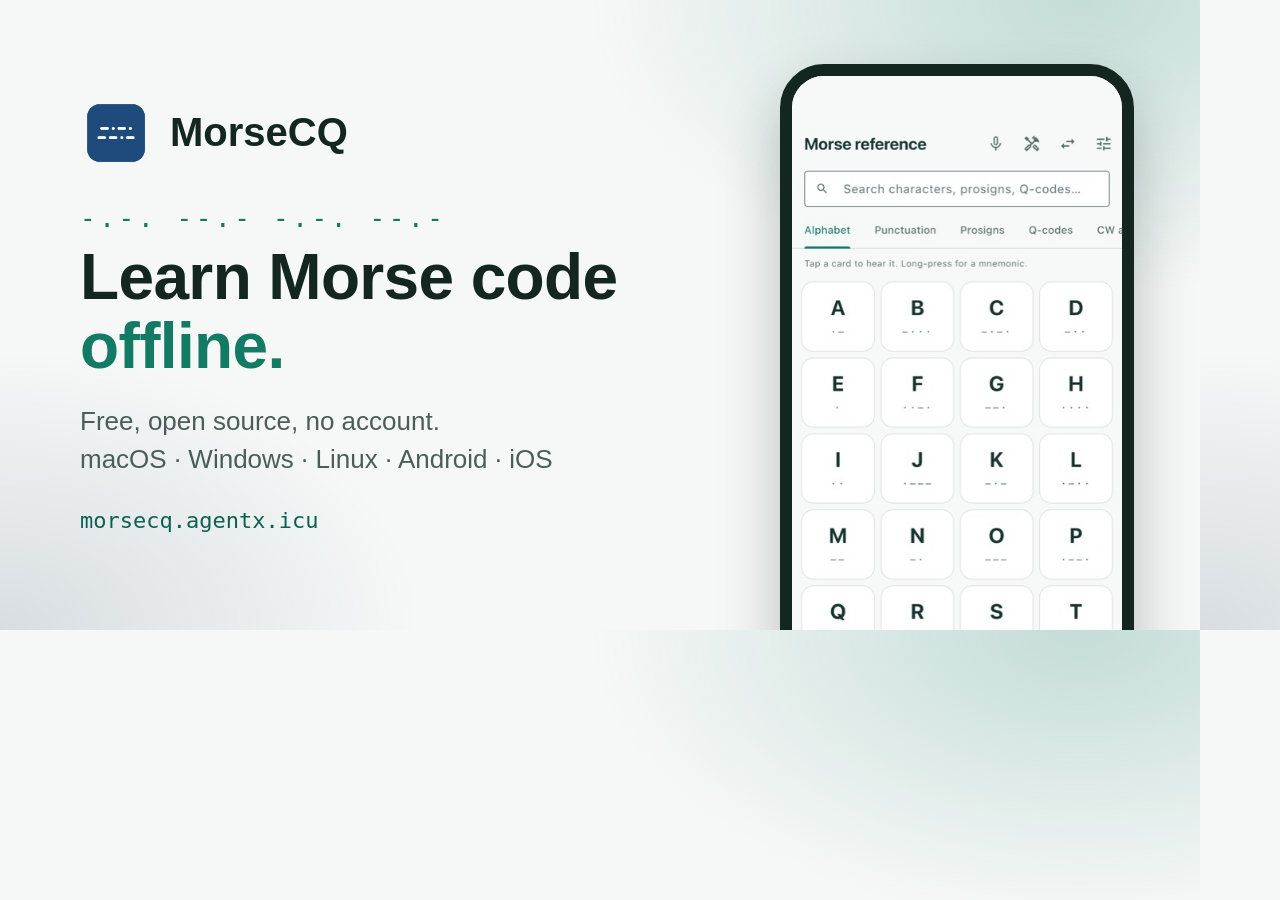
<file: tool/og.html>
<!doctype html>
<!-- Social preview template, rendered to assets/img/{en,zh}/og.jpg at 1200x630.
     Open as tool/og.html?lang=en or ?lang=zh; see README "Social preview". -->
<html lang="en">
<head>
<meta charset="utf-8">
<style>
  html, body { margin: 0; width: 1200px; height: 630px; overflow: hidden; }
  body {
    font-family: -apple-system, BlinkMacSystemFont, "Segoe UI", "PingFang SC", "Microsoft YaHei", sans-serif;
    color: #13261f; display: grid; grid-template-columns: 1fr 420px; align-items: center;
    background:
      radial-gradient(700px 420px at 90% 0%, rgba(19, 122, 99, .22), transparent 70%),
      radial-gradient(600px 400px at 0% 100%, rgba(30, 58, 95, .14), transparent 70%),
      #f6f8f7;
  }
  .copy { padding: 0 40px 0 80px; }
  .brand { display: flex; align-items: center; gap: 18px; font-size: 40px; font-weight: 800; }
  .brand img { width: 72px; height: 72px; border-radius: 16px; }
  .morse { font-family: ui-monospace, SFMono-Regular, Menlo, monospace; color: #137a63; font-size: 26px; letter-spacing: .14em; margin: 34px 0 10px; }
  h1 { font-size: 64px; line-height: 1.08; margin: 0; font-weight: 800; letter-spacing: -.01em; }
  h1 em { font-style: normal; color: #137a63; }
  p { font-size: 26px; color: #4a5e57; margin: 22px 0 0; line-height: 1.45; }
  .url { font-family: ui-monospace, SFMono-Regular, Menlo, monospace; font-size: 22px; color: #0e6150; margin-top: 30px; }
  .phone { justify-self: start; align-self: start; margin-top: 64px; width: 330px; border: 12px solid #13261f; border-radius: 44px; overflow: hidden;
           box-shadow: 0 30px 60px rgba(19, 38, 31, .28); background: #fff; }
  .phone img { display: block; width: 100%; }
  [data-l] { display: none; }
  html[data-lang="en"] [data-l="en"], html[data-lang="zh"] [data-l="zh"] { display: revert; }
</style>
</head>
<body>
  <div class="copy">
    <div class="brand"><img src="../assets/img/icon-512.png" alt="">MorseCQ</div>
    <div class="morse">-.-. --.-  -.-. --.-</div>
    <h1 data-l="en">Learn Morse code <em>offline.</em></h1>
    <h1 data-l="zh">离线学习<em>摩尔斯电码</em></h1>
    <p data-l="en">Free, open source, no account.<br>macOS · Windows · Linux · Android · iOS</p>
    <p data-l="zh">免费开源，无需账号。<br>macOS · Windows · Linux · Android · iOS</p>
    <div class="url">morsecq.agentx.icu</div>
  </div>
  <div class="phone"><img id="shot" alt=""></div>
  <script>
    var l = /[?&]lang=zh\b/.test(location.search) ? 'zh' : 'en';
    document.documentElement.setAttribute('data-lang', l);
    document.getElementById('shot').src = '../assets/img/' + l + '/phone-reference.jpg';
  </script>
</body>
</html>
</file>
<file: assets/style.css>
/* morsecq.agentx.icu — self-contained: system font stacks only, no third-party
   requests except the GitHub releases API that keeps the download list current. */
:root {
  --bg: #f6f8f7;
  --bg-alt: #edf3f0;
  --surface: #ffffff;
  --surface-2: #f1f5f3;
  --text: #13261f;
  --muted: #55665f;
  --faint: #7a8a83;
  --line: #d9e3de;
  --line-strong: #c3d2cb;
  --brand: #137a63;
  --brand-ink: #ffffff;
  --brand-soft: #d7ebe4;
  --brand-text: #0e6150;
  --warn: #8a5300;
  --warn-soft: #fbf1e1;
  --navy: #1f4b7a;
  --term-bg: #0f1a17;
  --term-text: #cfe3dc;
  --term-key: #5fd0ad;
  --term-dim: #7f948c;
  --shadow: 0 1px 2px rgba(16, 40, 32, .06), 0 8px 28px rgba(16, 40, 32, .08);
  --shadow-lg: 0 2px 4px rgba(16, 40, 32, .06), 0 24px 60px rgba(16, 40, 32, .14);
  --radius: 16px;
  --font: -apple-system, BlinkMacSystemFont, "Segoe UI", "PingFang SC", "Hiragino Sans GB", "Microsoft YaHei", "Noto Sans CJK SC", Roboto, "Helvetica Neue", Arial, sans-serif;
  --mono: ui-monospace, "SF Mono", Menlo, Consolas, "Liberation Mono", monospace;
  color-scheme: light dark;
}
@media (prefers-color-scheme: dark) {
  :root {
    --bg: #0e1513;
    --bg-alt: #121c19;
    --surface: #17221f;
    --surface-2: #1c2925;
    --text: #e3ece8;
    --muted: #97a8a1;
    --faint: #72847d;
    --line: #26352f;
    --line-strong: #34463f;
    --brand: #3fb895;
    --brand-ink: #062019;
    --brand-soft: #1b3a31;
    --brand-text: #5fd0ad;
    --warn: #f0b45a;
    --warn-soft: #2b2416;
    --navy: #8fb5e0;
    --term-bg: #08100e;
    --shadow: 0 1px 2px rgba(0, 0, 0, .3), 0 8px 28px rgba(0, 0, 0, .35);
    --shadow-lg: 0 2px 4px rgba(0, 0, 0, .3), 0 24px 60px rgba(0, 0, 0, .5);
  }
}

* { box-sizing: border-box; }
[hidden] { display: none !important; }
html { scroll-behavior: smooth; scroll-padding-top: 72px; overflow-x: clip; }
body {
  margin: 0;
  background: var(--bg);
  color: var(--text);
  font: 16px/1.6 var(--font);
  -webkit-font-smoothing: antialiased;
}
img { max-width: 100%; height: auto; display: block; }
a { color: var(--brand); text-decoration: none; }
a:hover { text-decoration: underline; }
:focus-visible { outline: 2px solid var(--brand); outline-offset: 3px; border-radius: 6px; }
::selection { background: var(--brand); color: var(--brand-ink); }
code, pre, .mono { font-family: var(--mono); }
code { font-size: .92em; }
h1, h2, h3, h4 { line-height: 1.2; margin: 0 0 .5em; letter-spacing: -.01em; }
.muted { color: var(--muted); }
.small { font-size: .875rem; }
.center { text-align: center; }

/* Bilingual source page (src/index.html): every string exists twice and only
   the active language shows. Built pages are single-language and carry no data-lang. */
html[data-lang="en"] [lang="zh"],
html[data-lang="zh"] [lang="en"] { display: none !important; }

.wrap { max-width: 1160px; margin: 0 auto; padding: 0 16px; }
.wrap.narrow { max-width: 860px; }
@media (min-width: 720px) { .wrap { padding: 0 32px; } }

/* ---------- nav ---------- */
.nav {
  position: sticky; top: 0; z-index: 20;
  background: color-mix(in srgb, var(--bg) 85%, transparent);
  backdrop-filter: saturate(1.4) blur(12px);
  -webkit-backdrop-filter: saturate(1.4) blur(12px);
  border-bottom: 1px solid var(--line);
}
.nav-in { display: flex; align-items: center; gap: 24px; height: 60px; }
.brand { display: flex; align-items: center; gap: 10px; font-weight: 700; font-size: 1.125rem; color: var(--text); }
.brand img { border-radius: 8px; }
.brand:hover { text-decoration: none; }
.nav-links { display: none; gap: 4px; margin-left: 4px; }
.nav-links a { color: var(--muted); font-size: .95rem; padding: 6px 10px; border-radius: 8px; }
.nav-links a:hover { color: var(--text); background: var(--brand-soft); text-decoration: none; }
@media (min-width: 940px) { .nav-links { display: flex; } }
.nav-act { margin-left: auto; display: flex; align-items: center; gap: 10px; }
.lang-btn {
  font: inherit; font-family: var(--mono); font-size: .82rem; cursor: pointer;
  background: transparent; color: var(--brand-text);
  border: 1px solid var(--line-strong); border-radius: 999px; padding: 4px 12px;
}
.lang-btn:hover { border-color: var(--brand); }
a.lang-btn { text-decoration: none; display: inline-block; line-height: 1.6; }
.gh {
  display: inline-flex; align-items: center; gap: 8px; padding: 6px 14px; border-radius: 999px;
  background: var(--text); color: var(--bg); font-weight: 600; font-size: .9rem;
}
.gh:hover { text-decoration: none; box-shadow: var(--shadow); }
@media (max-width: 520px) { .gh span { display: none; } .gh { padding: 0; width: 40px; height: 40px; justify-content: center; } }
.menu-btn {
  display: inline-grid; place-items: center; width: 40px; height: 40px; padding: 0; cursor: pointer;
  border: 1px solid var(--line-strong); border-radius: 10px; background: var(--surface); color: var(--text);
}
.menu-btn[hidden] { display: none; }
@media (min-width: 940px) { .menu-btn { display: none; } }
@media (max-width: 939px) {
  .lang-btn { min-height: 40px; padding: 4px 14px; }
  a.lang-btn { display: inline-flex; align-items: center; }
  /* Opened by the menu button: the section links drop down under the bar. */
  .nav.open .nav-links {
    display: flex; flex-direction: column; gap: 2px; margin: 0;
    position: absolute; left: 0; right: 0; top: 100%;
    padding: 8px 16px 16px; background: var(--bg);
    border-bottom: 1px solid var(--line); box-shadow: var(--shadow-lg);
  }
  .nav.open .nav-links a { font-size: 1rem; padding: 12px; }
}

/* ---------- buttons ---------- */
.btn {
  display: inline-flex; align-items: center; justify-content: center; gap: 8px;
  font: inherit; font-weight: 600; cursor: pointer;
  padding: 11px 20px; border-radius: 12px; border: 1px solid transparent;
  transition: transform .12s ease, background .15s ease, box-shadow .15s ease;
}
.btn:hover { text-decoration: none; }
.btn:active { transform: translateY(1px); }
.btn.primary { background: var(--brand); color: var(--brand-ink); box-shadow: 0 8px 24px color-mix(in srgb, var(--brand) 28%, transparent); }
.btn.primary:hover { background: color-mix(in srgb, var(--brand) 88%, #000); transform: translateY(-1px); }
.btn.ghost { border-color: var(--line-strong); color: var(--text); background: var(--surface); }
.btn.ghost:hover { border-color: var(--brand); }
.btn-dl { flex-direction: column; align-items: flex-start; gap: 0; padding: 10px 24px 10px 20px; }
.btn-dl .row { display: flex; align-items: center; gap: 10px; }
.btn-dl small { font-weight: 400; font-size: .78rem; opacity: .85; margin-left: 28px; }

/* ---------- hero ---------- */
.hero {
  padding: 56px 0 0;
  background:
    radial-gradient(900px 400px at 85% 10%, color-mix(in srgb, var(--brand) 14%, transparent), transparent 70%),
    radial-gradient(700px 360px at 0% 100%, color-mix(in srgb, var(--navy) 10%, transparent), transparent 70%);
}
.hero-in { display: grid; gap: 44px; align-items: center; grid-template-columns: minmax(0, 1fr); }
@media (min-width: 960px) { .hero-in { grid-template-columns: minmax(0, 1fr) minmax(0, 1.15fr); padding-top: 16px; } }
.morse-eyebrow { color: var(--brand); font-size: .9rem; letter-spacing: .1em; margin: 0 0 12px; white-space: nowrap; overflow: hidden; }
.hero h1 { font-size: clamp(2.3rem, 6vw, 3.8rem); font-weight: 800; }
.hero h1 em { font-style: normal; color: var(--brand); }
html[lang|="zh"] .hero h1 { font-size: clamp(2.1rem, 5vw, 3.2rem); word-break: keep-all; }
.lede { font-size: 1.15rem; color: var(--muted); max-width: 36em; }
.cta { display: flex; flex-wrap: wrap; align-items: center; gap: 12px; margin: 28px 0 14px; }
.hero-alt { margin: 0; font-size: .9rem; color: var(--faint); }
.hero-alt a { color: var(--muted); }
.badge {
  display: inline-flex; gap: 6px; align-items: center; margin-top: 20px; font-size: .78rem; color: var(--muted);
  border: 1px solid var(--line-strong); border-radius: 999px; padding: 3px 12px; background: var(--surface);
}
.badge b { color: var(--brand); font-weight: 400; }
.badge:hover { text-decoration: none; border-color: var(--brand); }
.hero-art { position: relative; padding-right: 13%; padding-bottom: 8%; }
.hero-art .frame { transform: rotate(-1deg); transition: transform .5s cubic-bezier(.2, .8, .2, 1); }
.hero-art:hover .frame { transform: none; }
.hero-art .phone {
  position: absolute; right: 0; bottom: 0; width: 28%;
  border-radius: 22px; border: 6px solid #1a1f1d; box-shadow: var(--shadow-lg);
}

/* window frame around desktop screenshots */
.frame { border-radius: 12px; border: 1px solid var(--line-strong); background: var(--surface); box-shadow: var(--shadow-lg); overflow: hidden; }
.frame .bar { display: flex; align-items: center; gap: 6px; height: 28px; padding: 0 12px; background: var(--surface-2); border-bottom: 1px solid var(--line); }
.frame .bar i { width: 10px; height: 10px; border-radius: 50%; display: block; }
.frame .bar i:nth-child(1) { background: #ff5f57; }
.frame .bar i:nth-child(2) { background: #febc2e; }
.frame .bar i:nth-child(3) { background: #28c840; }
.frame .bar b { margin-left: 8px; font-family: var(--mono); font-weight: 400; font-size: .75rem; color: var(--faint); }
.frame img { width: 100%; }

/* entrance */
.rise { opacity: 0; transform: translateY(16px); animation: rise .8s cubic-bezier(.2, .8, .2, 1) forwards; }
.d1 { animation-delay: .05s; } .d2 { animation-delay: .15s; } .d3 { animation-delay: .25s; } .d4 { animation-delay: .38s; } .d5 { animation-delay: .5s; }
@keyframes rise { to { opacity: 1; transform: none; } }

/* stats strip */
.stats { margin-top: 56px; border-top: 1px solid var(--line); border-bottom: 1px solid var(--line); background: color-mix(in srgb, var(--surface) 60%, transparent); }
.stats-in { display: grid; grid-template-columns: repeat(2, 1fr); }
.stat { padding: 22px 18px; border-top: 1px solid var(--line); }
.stat:nth-child(even) { border-left: 1px solid var(--line); }
.stat:nth-child(-n+2) { border-top: none; }
.stat .n { font-size: 1.9rem; font-weight: 800; line-height: 1.15; color: var(--brand-text); letter-spacing: -.02em; }
.stat .l { font-family: var(--mono); font-size: .75rem; color: var(--muted); margin-top: 4px; line-height: 1.5; }
@media (min-width: 900px) {
  .stats-in { grid-template-columns: repeat(5, 1fr); }
  .stat, .stat:nth-child(-n+2) { border-top: none; }
  .stat, .stat:nth-child(even) { border-left: 1px solid var(--line); }
  .stat:first-child { border-left: none; }
}
@media (max-width: 899px) { .stat:last-child { grid-column: 1 / -1; border-left: none; } }

/* ---------- sections ---------- */
.sec { padding: 80px 0; }
.sec.alt { background: var(--bg-alt); }
.sec-head { max-width: 760px; margin-bottom: 40px; }
.sec-head.center { margin-left: auto; margin-right: auto; text-align: center; }
.sec-head h2 { font-size: clamp(1.7rem, 3.6vw, 2.4rem); font-weight: 800; }
.sec-head p:not(.eyebrow) { color: var(--muted); font-size: 1.05rem; margin: 0; }
.eyebrow { font-size: .78rem; letter-spacing: .14em; text-transform: uppercase; color: var(--brand-text); margin: 0 0 10px; }
.eyebrow::before { content: "// "; color: var(--faint); }

.grid4 { display: grid; gap: 16px; grid-template-columns: 1fr; }
@media (min-width: 640px) { .grid4 { grid-template-columns: 1fr 1fr; } }
@media (min-width: 1000px) { .grid4 { grid-template-columns: repeat(4, 1fr); } }
.hl { background: var(--surface); border: 1px solid var(--line); border-radius: var(--radius); padding: 22px; transition: border-color .2s, transform .2s; }
.hl:hover { border-color: color-mix(in srgb, var(--brand) 45%, var(--line)); transform: translateY(-2px); }
.hl-k { color: var(--brand); font-size: 1.1rem; letter-spacing: .15em; margin-bottom: 6px; }
.hl h3 { font-size: 1.1rem; }
.hl p { margin: 0; color: var(--muted); font-size: .95rem; }

/* feature rows */
.feat { display: grid; gap: 28px; align-items: center; padding: 36px 0; }
@media (min-width: 900px) {
  .feat { grid-template-columns: minmax(0, 1fr) minmax(0, 1.25fr); gap: 56px; }
  .feat.rev .feat-copy { order: 2; }
}
.tag { display: inline-block; margin: 0 0 10px; font-size: .8rem; font-weight: 700; text-transform: uppercase; letter-spacing: .08em; color: var(--brand-text); background: var(--brand-soft); padding: 2px 10px; border-radius: 999px; }
.feat h3 { font-size: clamp(1.4rem, 2.6vw, 1.9rem); }
.feat-copy p { color: var(--muted); }
.feat-copy b { color: var(--text); }
.ticks { list-style: none; padding: 0; margin: 16px 0 0; display: grid; gap: 10px; }
.ticks li { position: relative; padding-left: 28px; color: var(--muted); }
.ticks li::before {
  content: ""; position: absolute; left: 2px; top: .62em; width: 14px; height: 4px; border-radius: 2px; background: var(--brand);
}
.ticks li:nth-child(odd)::before { width: 5px; height: 5px; left: 6px; top: .6em; border-radius: 50%; }
.feat-art { margin: 0; }
.feat-art.phones { display: flex; gap: 20px; justify-content: center; }
.feat-art.phones img { width: min(44%, 250px); border-radius: 22px; border: 6px solid #1a1f1d; box-shadow: var(--shadow-lg); }
.feat-art.phones img:nth-child(2) { margin-top: 32px; }
.chips { display: flex; flex-wrap: wrap; gap: 6px; margin: 4px 0 14px; }
.chips span { font-size: .85rem; padding: 3px 10px; border-radius: 8px; background: var(--surface); border: 1px solid var(--line); }

/* cards */
.cards { display: grid; gap: 16px; margin-top: 36px; grid-template-columns: 1fr; }
@media (min-width: 640px) { .cards { grid-template-columns: 1fr 1fr; } }
@media (min-width: 1000px) { .cards { grid-template-columns: repeat(4, 1fr); } }
.card { background: var(--surface); border: 1px solid var(--line); border-radius: var(--radius); padding: 22px; transition: border-color .2s, transform .2s; }
.card:hover { border-color: color-mix(in srgb, var(--brand) 45%, var(--line)); transform: translateY(-2px); }
.card h4 { font-size: 1.05rem; margin-top: 14px; }
.card p { margin: 0; color: var(--muted); font-size: .93rem; }
.ico { width: 42px; height: 42px; border-radius: 11px; background: var(--brand-soft); display: grid; place-items: center; border: 1px solid color-mix(in srgb, var(--brand) 25%, transparent); }
.ico svg { width: 22px; height: 22px; fill: var(--brand); }

/* flow */
.flow { list-style: none; padding: 0; margin: 0; display: grid; gap: 16px; }
@media (min-width: 860px) { .flow { grid-template-columns: repeat(3, 1fr); } }
.flow li { background: var(--surface); border: 1px solid var(--line); border-radius: var(--radius); padding: 24px; }
.flow .n { display: inline-grid; place-items: center; width: 32px; height: 32px; border-radius: 50%; background: var(--brand); color: var(--brand-ink); font-weight: 700; margin-bottom: 12px; }
.flow p { margin: 0; color: var(--muted); }

/* demo */
.demo { max-width: 760px; margin: 0 auto; background: var(--surface); border: 1px solid var(--line); border-radius: var(--radius); padding: 20px; box-shadow: var(--shadow); }
.demo-row { display: flex; gap: 10px; }
.demo-row input {
  flex: 1; min-width: 0; font: inherit; font-size: 1.05rem; text-transform: uppercase;
  padding: 10px 14px; border-radius: 12px; border: 1px solid var(--line); background: var(--bg); color: var(--text);
}
.demo-row input:focus { outline: 2px solid var(--brand); outline-offset: 1px; }
.demo .when-busy { display: none; }
.demo.busy .when-busy { display: inline; }
.demo.busy .when-idle { display: none; }
.demo-out {
  min-height: 92px; margin: 16px 0; padding: 14px; border-radius: 12px; background: var(--bg);
  font-size: 1.15rem; line-height: 1.9; word-break: break-word; letter-spacing: .06em;
}
.demo-out .ch { display: inline-block; margin: 0 .5em .4em 0; padding: 2px 4px; border-radius: 6px; font-size: 1.5rem; line-height: 1.1; letter-spacing: .04em; font-weight: 700; transition: background .1s; }
.demo-out .ch small { display: block; text-align: center; font-size: .75rem; font-weight: 600; margin-top: 4px; color: var(--muted); line-height: 1; font-family: var(--font); }
.demo-out .ch.on { background: var(--brand-soft); color: var(--brand); }
.demo-out .sp { display: inline-block; width: 1em; }
.demo-ctl { display: flex; flex-wrap: wrap; gap: 12px 32px; color: var(--muted); font-size: .9rem; }
.demo-ctl label { display: flex; align-items: center; gap: 8px; flex: 1 1 240px; }
.demo-ctl input { flex: 1; min-height: 32px; accent-color: var(--brand); }
.demo-ctl b { color: var(--text); }

/* tabs (gallery and install guide) */
.tabs { display: flex; flex-wrap: wrap; gap: 6px; }
.tabs.center-tabs { justify-content: center; margin-bottom: 28px; }
.tab {
  font: inherit; font-size: .9rem; cursor: pointer; padding: 8px 16px; min-height: 40px; border-radius: 999px;
  border: 1px solid var(--line-strong); background: var(--surface); color: var(--muted);
}
.tab:hover { color: var(--text); border-color: var(--brand); }
.tab[aria-selected="true"] { background: var(--brand); border-color: var(--brand); color: var(--brand-ink); }

/* gallery */
.gallery { display: grid; gap: 22px; }
.gallery figure { margin: 0; }
.gallery img, .feat-art img { cursor: zoom-in; }

/* screenshot viewer (built by main.js) */
.lightbox { border: 0; padding: 0; margin: 0; width: 100vw; height: 100dvh; max-width: none; max-height: none; background: transparent; color: #fff; }
.lightbox::backdrop { background: rgba(6, 12, 10, .88); }
.lightbox figure { margin: 0; width: 100%; height: 100%; display: flex; flex-direction: column; align-items: center; justify-content: center; gap: 12px; padding: 56px 16px 24px; box-sizing: border-box; }
.lightbox img { max-width: 100%; max-height: calc(100dvh - 120px); object-fit: contain; border-radius: 12px; box-shadow: 0 20px 60px rgba(0, 0, 0, .5); }
.lightbox figcaption { font-size: .9rem; color: rgba(255, 255, 255, .8); text-align: center; }
.lb-btn {
  position: absolute; width: 44px; height: 44px; display: grid; place-items: center; cursor: pointer;
  font: 400 1.6rem/1 var(--font); color: #fff; background: rgba(255, 255, 255, .1);
  border: 1px solid rgba(255, 255, 255, .22); border-radius: 999px;
}
.lb-btn:hover { background: rgba(255, 255, 255, .2); }
.lb-close { top: 10px; right: 12px; }
.lb-prev, .lb-next { top: 50%; transform: translateY(-50%); }
.lb-prev { left: 12px; }
.lb-next { right: 12px; }
.lightbox.single .lb-prev, .lightbox.single .lb-next { display: none; }
@media (max-width: 600px) { .lb-prev, .lb-next { top: auto; bottom: 16px; transform: none; } .lightbox figure { padding-bottom: 72px; } .lightbox img { max-height: calc(100dvh - 170px); } }
.gallery figcaption { text-align: center; color: var(--muted); font-size: .85rem; margin-top: 10px; }
.phone-g { grid-template-columns: repeat(2, 1fr); }
@media (min-width: 720px) { .phone-g { grid-template-columns: repeat(5, 1fr); } }
.phone-g img { border-radius: 20px; border: 5px solid #1a1f1d; box-shadow: var(--shadow); }
.desk-g { grid-template-columns: 1fr; }
@media (min-width: 720px) { .desk-g { grid-template-columns: 1fr 1fr; } }
.desk-g .frame { box-shadow: var(--shadow); }

/* downloads */
.dl-meta { display: flex; flex-wrap: wrap; gap: 8px 22px; margin: -16px 0 32px; font-size: .82rem; color: var(--muted); }
.dl-meta b { color: var(--text); font-weight: 600; }
.dl-grid { display: grid; gap: 18px; grid-template-columns: minmax(0, 1fr); }
@media (min-width: 680px) { .dl-grid { grid-template-columns: repeat(2, minmax(0, 1fr)); } }
@media (min-width: 1040px) { .dl-grid { grid-template-columns: repeat(3, minmax(0, 1fr)); } }
.os {
  background: var(--surface); border: 1px solid var(--line); border-radius: 18px;
  padding: 22px; display: flex; flex-direction: column; min-width: 0;
}
.os.mine { border-color: var(--brand); box-shadow: 0 0 0 3px var(--brand-soft), var(--shadow); }
.os-h { display: flex; align-items: center; gap: 12px; }
.os-h svg { width: 28px; height: 28px; fill: var(--text); flex: none; }
.os-h svg .outline { fill: none; stroke: var(--text); stroke-width: 1.8; stroke-linecap: round; stroke-linejoin: round; }
.os-h h3 { margin: 0; font-size: 1.2rem; }
.yours { display: none; margin-left: auto; font-family: var(--mono); font-size: .75rem; color: var(--brand-text); background: var(--brand-soft); border-radius: 999px; padding: 2px 9px; white-space: nowrap; }
.os.mine .yours { display: inline-block; }
.os .req { margin: 6px 0 16px; color: var(--muted); font-size: .85rem; }
.pkgs { display: grid; gap: 10px; grid-template-columns: minmax(0, 1fr); }
.pkg {
  display: flex; align-items: center; gap: 12px; padding: 11px 14px; border-radius: 12px; color: var(--text);
  border: 1px solid var(--line-strong); background: var(--bg); transition: border-color .15s, background .15s;
}
.pkg:hover { text-decoration: none; border-color: var(--brand); background: var(--brand-soft); }
.pkg .pi { flex: 1; min-width: 0; }
.pkg .pn { display: block; font-weight: 600; font-size: .95rem; }
.pkg .pf { display: block; font-family: var(--mono); font-size: .75rem; color: var(--faint); overflow: hidden; text-overflow: ellipsis; white-space: nowrap; }
.pkg .ps { font-family: var(--mono); font-size: .78rem; color: var(--muted); white-space: nowrap; }
.pkg svg { width: 18px; height: 18px; flex: none; fill: none; stroke: var(--brand); stroke-width: 2; stroke-linecap: round; stroke-linejoin: round; }
.os .note { margin: 12px 0 0; font-size: .82rem; color: var(--muted); }

.verify { margin-top: 24px; background: var(--surface); border: 1px solid var(--line); border-radius: 14px; }
.verify .vb { padding: 0 20px 20px; }
.verify .vb p { color: var(--muted); font-size: .92rem; margin: 0 0 12px; }
.sums { margin: 0; font-size: .75rem; line-height: 1.9; color: var(--term-text); background: var(--term-bg); border-radius: 10px; padding: 14px 16px; overflow-x: auto; white-space: pre; }

/* install guide */
.guide { background: var(--surface); border: 1px solid var(--line); border-radius: 18px; overflow: hidden; box-shadow: var(--shadow); }
.guide > .tabs { padding: 14px 16px; border-bottom: 1px solid var(--line); background: var(--surface-2); }
.panel { padding: 24px 26px; }
@media (max-width: 600px) { .panel { padding: 20px 16px; } }
.steps { counter-reset: s; list-style: none; padding: 0; margin: 0; display: grid; gap: 14px; }
.steps[start="3"] { counter-reset: s 2; margin-top: 16px; }
.steps > li { counter-increment: s; position: relative; padding-left: 42px; color: var(--muted); }
.steps > li::before {
  content: counter(s); position: absolute; left: 0; top: 0; width: 28px; height: 28px; border-radius: 50%;
  display: grid; place-items: center; font-family: var(--mono); font-size: .8rem;
  color: var(--brand-text); background: var(--brand-soft);
}
.steps b { color: var(--text); }
.steps code { background: var(--surface-2); padding: 1px 6px; border-radius: 5px; }
.term {
  position: relative; margin: 16px 0 0; padding: 14px 16px; border-radius: 10px; overflow-x: auto;
  background: var(--term-bg); color: var(--term-text); font-size: .82rem; line-height: 1.85; white-space: pre;
}
.term b { color: var(--term-key); font-weight: 400; }
.term i { color: var(--term-dim); font-style: normal; }
.copy {
  position: absolute; top: 8px; right: 8px; font-family: var(--mono); font-size: .75rem; cursor: pointer;
  color: var(--term-text); background: rgba(255, 255, 255, .06); border: 1px solid rgba(255, 255, 255, .16); border-radius: 6px; padding: 6px 12px;
}
.copy:hover { border-color: var(--term-key); color: #fff; }

/* faq */
.faq details, .verify { transition: border-color .2s; }
.faq details { background: var(--surface); border: 1px solid var(--line); border-radius: 12px; padding: 0 18px; margin-bottom: 10px; }
.faq details[open], .verify[open] { border-color: var(--line-strong); }
.faq details[open] { padding-bottom: 14px; }
.faq summary, .verify summary { cursor: pointer; font-weight: 600; list-style: none; position: relative; padding: 14px 28px 14px 0; }
.verify summary { padding: 14px 44px 14px 20px; }
.faq summary::-webkit-details-marker, .verify summary::-webkit-details-marker { display: none; }
.faq summary::after, .verify summary::after { content: "+"; position: absolute; right: 0; top: 10px; font-family: var(--mono); font-size: 1.3rem; color: var(--brand); }
.verify summary::after { right: 20px; }
.faq details[open] summary::after, .verify[open] summary::after { content: "−"; }
.faq details p { margin: 0; color: var(--muted); }

/* footer */
.foot { border-top: 1px solid var(--line); padding: 48px 0 40px; color: var(--muted); font-size: .92rem; }
.foot-grid { display: grid; gap: 28px; grid-template-columns: 1fr 1fr; }
.foot-grid > :first-child { grid-column: 1 / -1; }
@media (min-width: 860px) { .foot-grid { grid-template-columns: 2fr 1fr 1fr 1fr; } .foot-grid > :first-child { grid-column: auto; } }
.foot .blurb { margin: 12px 0 6px; max-width: 28em; }
.foot h4 { font-family: var(--mono); font-weight: 400; font-size: .75rem; letter-spacing: .12em; text-transform: uppercase; color: var(--faint); margin: 0 0 12px; }
.foot ul { list-style: none; padding: 0; margin: 0; display: grid; gap: 8px; }
.foot ul a { color: var(--muted); }
.foot ul a:hover { color: var(--brand); }
.foot-bottom { margin-top: 36px; padding-top: 20px; border-top: 1px solid var(--line); display: flex; flex-wrap: wrap; gap: 8px 20px; font-size: .82rem; color: var(--faint); }
.foot-bottom .sp { flex: 1; }
.foot-bottom a { color: var(--muted); }

.toast {
  position: fixed; left: 50%; bottom: 28px; z-index: 100; transform: translateX(-50%) translateY(20px); opacity: 0; pointer-events: none;
  background: var(--text); color: var(--bg); padding: 8px 18px; border-radius: 999px; font-size: .9rem; transition: .25s;
}
.toast.show { opacity: 1; transform: translateX(-50%); }

@media (prefers-reduced-motion: reduce) {
  html { scroll-behavior: auto; }
  *, *::before, *::after { animation-duration: .001s !important; transition-duration: .001s !important; }
  .rise { opacity: 1; transform: none; }
  .hero-art .frame { transform: none; }
}
</file>
